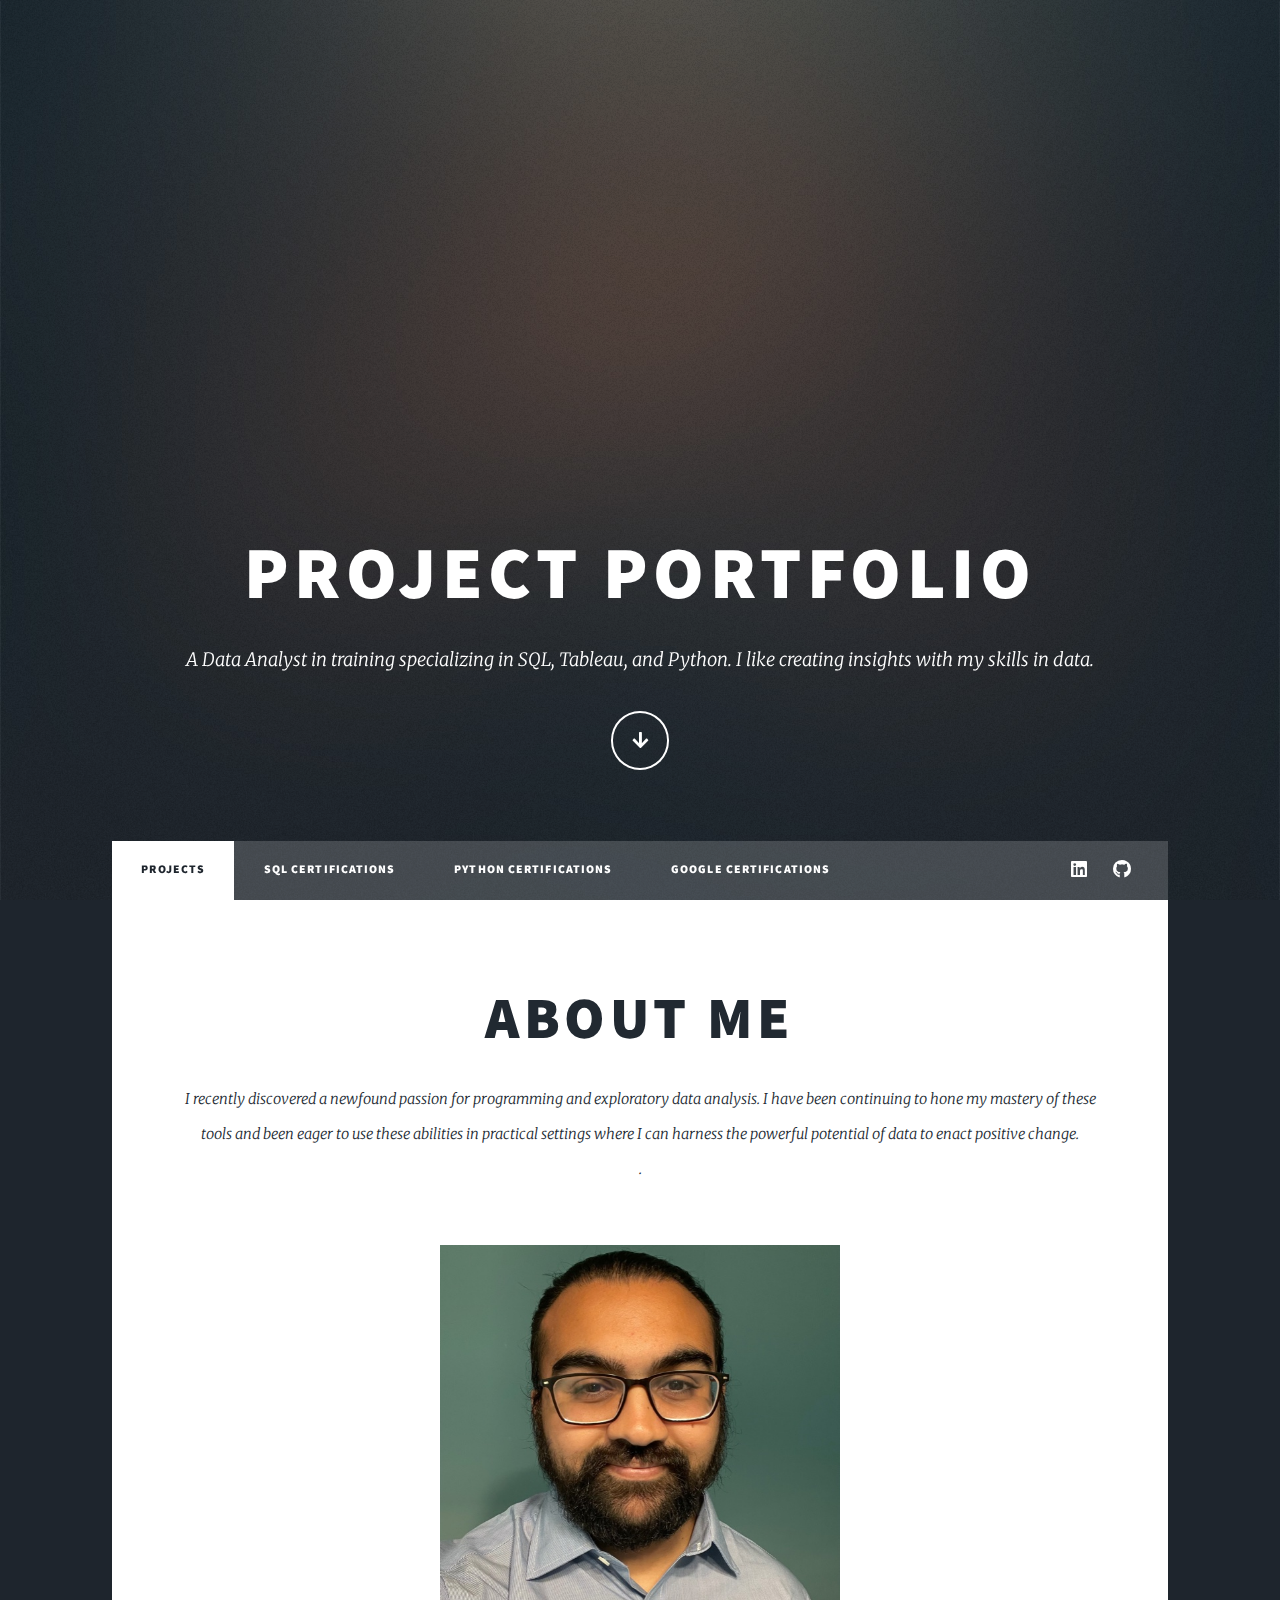
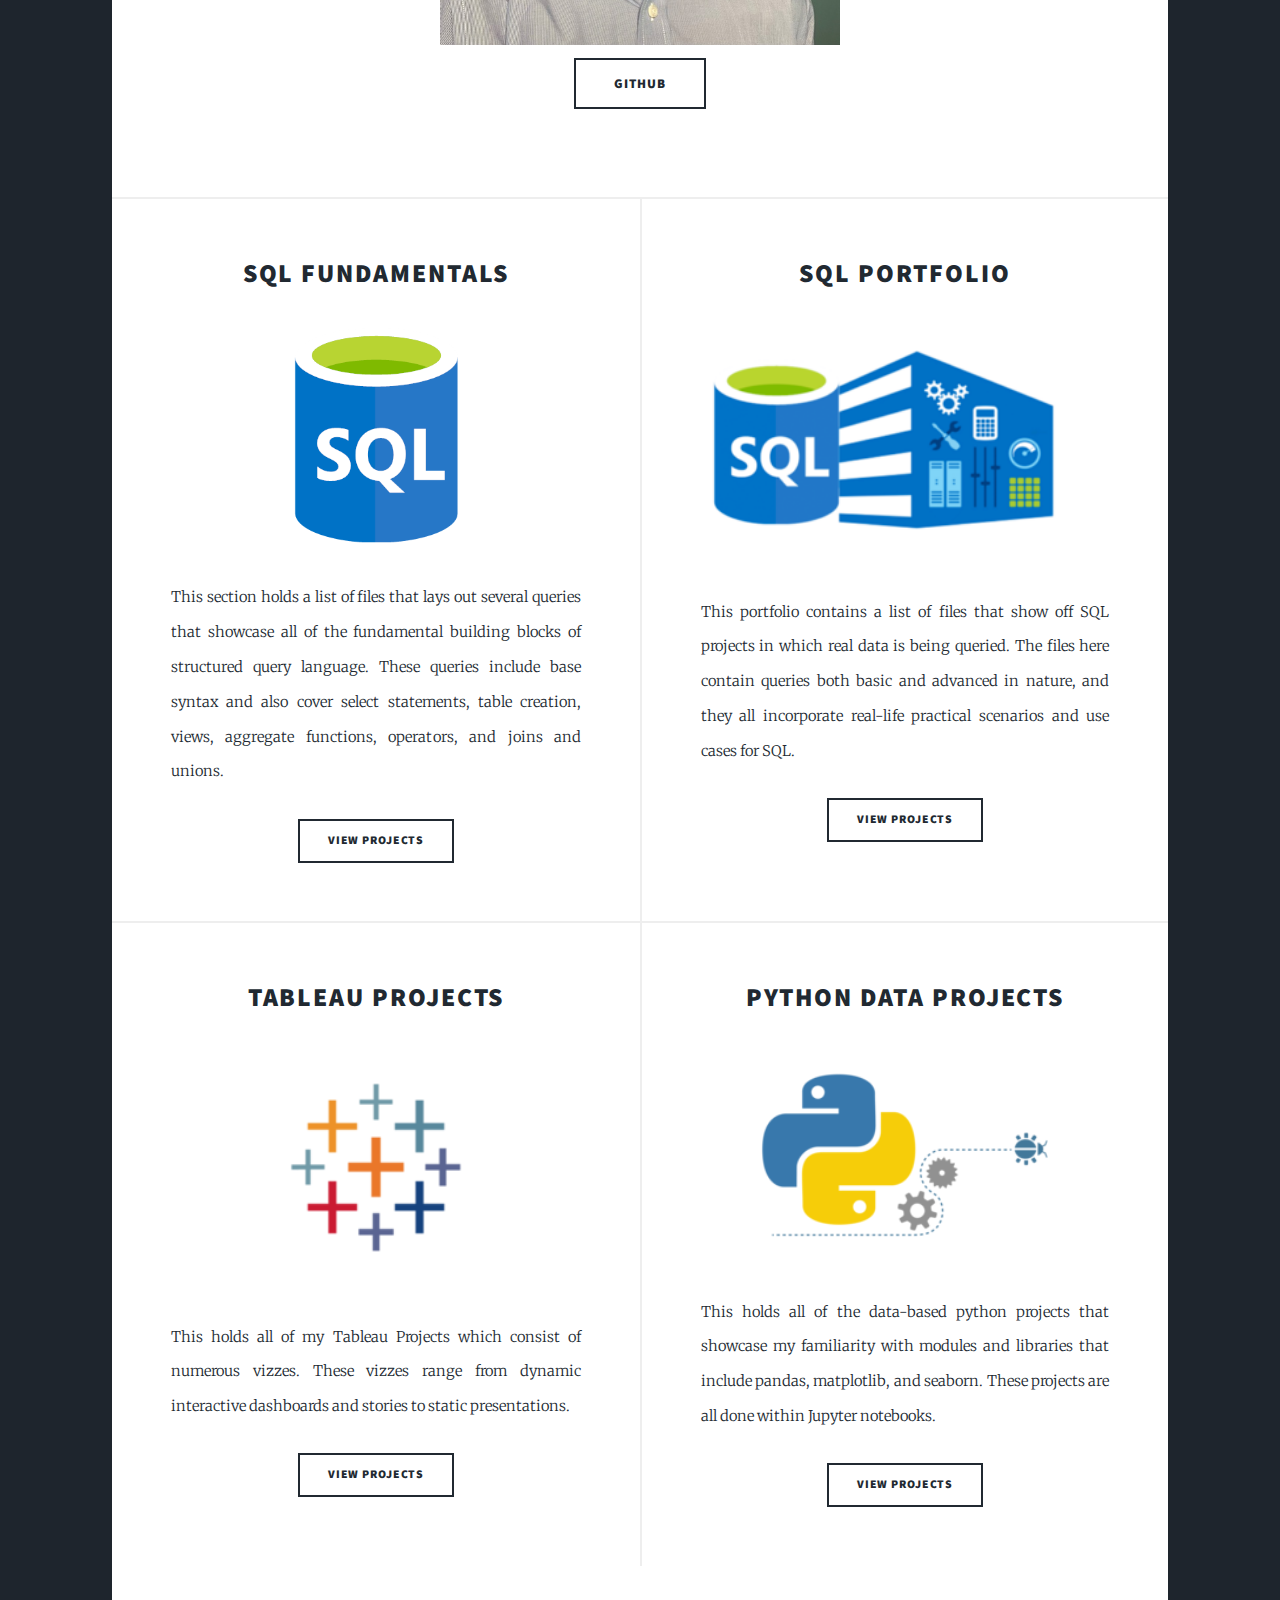
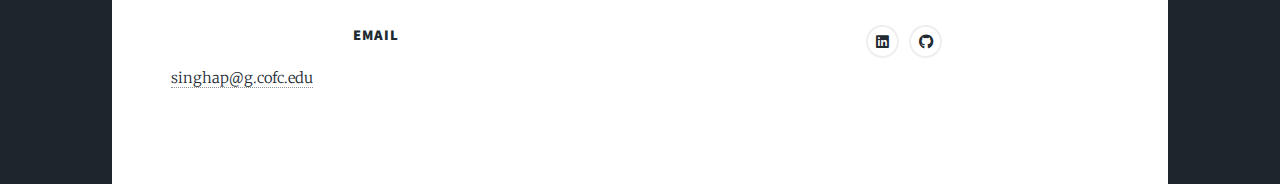
<file: index.html>
<!DOCTYPE HTML>

<html>
	<head>
		<title>Ajay The Analyst</title>
		<meta charset="utf-8" />
		<meta name="viewport" content="width=device-width, initial-scale=1, user-scalable=no" />
		<link rel="stylesheet" href="assets/css/main.css" />
		<noscript><link rel="stylesheet" href="assets/css/noscript.css" /></noscript>
	</head>
	<body class="is-preload">

		<!-- Wrapper -->
			<div id="wrapper" class="fade-in">

				<!-- Intro -->
					<div id="intro">
						<h1> Project Portfolio<br />
						</h1>
						<p>A Data Analyst in training specializing in SQL, Tableau, and Python. <a href="#"></a> I like creating insights with my skills in data. <a href="https://html5up.net"></a><br />
						 <a href="https://html5up.net/license"></a></p>
						<ul class="actions">
							<li><a href="#header" class="button icon solid solo fa-arrow-down scrolly">Continue</a></li>
						</ul>
					</div>

				<!-- Header -->
					<header id="header">
						<a href="index.html" class="logo">Ajay the Analyst</a>
					</header>

				<!-- Nav -->
					<nav id="nav">
						<ul class="links">
							<li class="active"><a href="index.html">Projects</a></li>
							<li><a href="SQLcertifications.html"> SQL Certifications</a></li>
							<li><a href="Pythoncertifications.html"> Python Certifications</a></li>
							<li><a href="Googlecertifications.html"> Google Certifications</a></li>
						</ul>
						<ul class="icons">
							<li><a href="https://www.linkedin.com/in/ajay-singh-4590021b1/" class="icon brands alt fa-linkedin"><span class="label">linkedin</span></a></li>
							<li><a href="https://github.com/singhap88" class="icon brands alt fa-github"><span class="label">GitHub</span></a></li>
						</ul>
					</nav>

				<!-- Main -->
					<div id="main">

						<!-- Featured Post -->
							<article class="post featured">
								<header class="major">
									
									<h2><a href="#">About Me<br />
									</a></h2>
									<p>I recently discovered a newfound passion for programming and exploratory data analysis.
									I have been continuing to hone my mastery of these tools and been eager to use these abilities in practical settings where I can harness the powerful potential of data to enact positive change. <br />
									.</p>
								</header>
								<a href="#" class="image"><img src="images/IMG_9459.jpg" width="400" height="400" alt="" /></a>
								<ul class="actions special">
									<li><a href="https://github.com/singhap88" class="button large">github</a></li>
								</ul>
							</article>

						<!-- Posts -->

							<section class="posts">
								<article>
									<header>
						
										<h2><a href="https://github.com/singhap88/SQL_Fundamentals">SQL Fundamentals<br />
										</a></h2>
									</header>
									<a href="https://github.com/singhap88/SQL_Fundamentals" class="image fit"><img src="images/image2-1.png" alt="" /></a>
									<p>This section holds a list of files that lays out several queries that showcase all of the fundamental building blocks of structured query language. These queries include base syntax and also cover select statements, table creation, views, aggregate functions, operators, and joins and unions.
									<ul class="actions special">
										<li><a href="https://github.com/singhap88/SQL_Fundamentals" class="button">View Projects</a></li>
									</ul>
								</article>

							
								<article>
									<header>
										<h2><a href="https://github.com/singhap88/SQLPortfolioProjects">SQL Portfolio<br />
										</a></h2>
									</header>
									<a href="https://github.com/singhap88/SQLPortfolioProjects" class="image fit"><img src="images/sql.png" alt="" /></a>
									<p>This portfolio contains a list of files that show off SQL projects in which real data is being queried. The files here contain queries both basic and advanced in nature, and they all incorporate real-life practical scenarios and use cases for SQL. 
									<ul class="actions special">
										<li><a href="https://github.com/singhap88/SQLPortfolioProjects" class="button">View Projects</a></li>
									</ul>
								</article>

								
								<article>
									<header>
										<h2><a href="https://public.tableau.com/app/profile/ajay.singh6441">Tableau Projects<br />
										</a></h2>
									</header>
									<a href="https://public.tableau.com/app/profile/ajay.singh6441" class="image fit"><img src="images/tableau_logo.png" alt="" /></a>
									<p>This holds all of my Tableau Projects which consist of numerous vizzes. These vizzes range from dynamic interactive dashboards and stories to static presentations. </p>
									<ul class="actions special">
										<li><a href="https://public.tableau.com/app/profile/ajay.singh6441" class="button">View Projects</a></li>
									</ul>
								</article>

								<article>
									<header>
										<h2><a href="https://github.com/singhap88/PythonDataProjects">Python Data Projects<br />
										</a></h2>
									</header>
									<a href="https://github.com/singhap88/PythonDataProjects" class="image fit"><img src="images/Python.png" alt="" /></a>
									<p>This holds all of the data-based python projects that showcase my familiarity with modules and libraries that include pandas, matplotlib, and seaborn. These projects are all done within Jupyter notebooks.
									<ul class="actions special">
										<li><a href="https://github.com/singhap88/PythonDataProjects" class="button">View Projects</a></li>
									</ul>
								</article>
								

						<!-- Footer -->
						

				<!-- Footer -->
				


						<section class="split contact">
							
							<h4>Email</h4>
							<p><a href="#">singhap@g.cofc.edu</a></p>
							</section>
							
								<ul class="icons alt">
									<li><a href="https://www.linkedin.com/in/ajay-singh-4590021b1/" class="icon brands alt fa-linkedin"><span class="label">linkedin</span></a></li>
									<li><a href="https://github.com/singhap88" class="icon brands alt fa-github"><span class="label">GitHub</span></a></li>
								</ul>
							</section>
						</section>
				
			
				<!-- Copyright -->
				

		<!-- Scripts -->
			<script src="assets/js/jquery.min.js"></script>
			<script src="assets/js/jquery.scrollex.min.js"></script>
			<script src="assets/js/jquery.scrolly.min.js"></script>
			<script src="assets/js/browser.min.js"></script>
			<script src="assets/js/breakpoints.min.js"></script>
			<script src="assets/js/util.js"></script>
			<script src="assets/js/main.js"></script>

	</body>
</html>
</file>
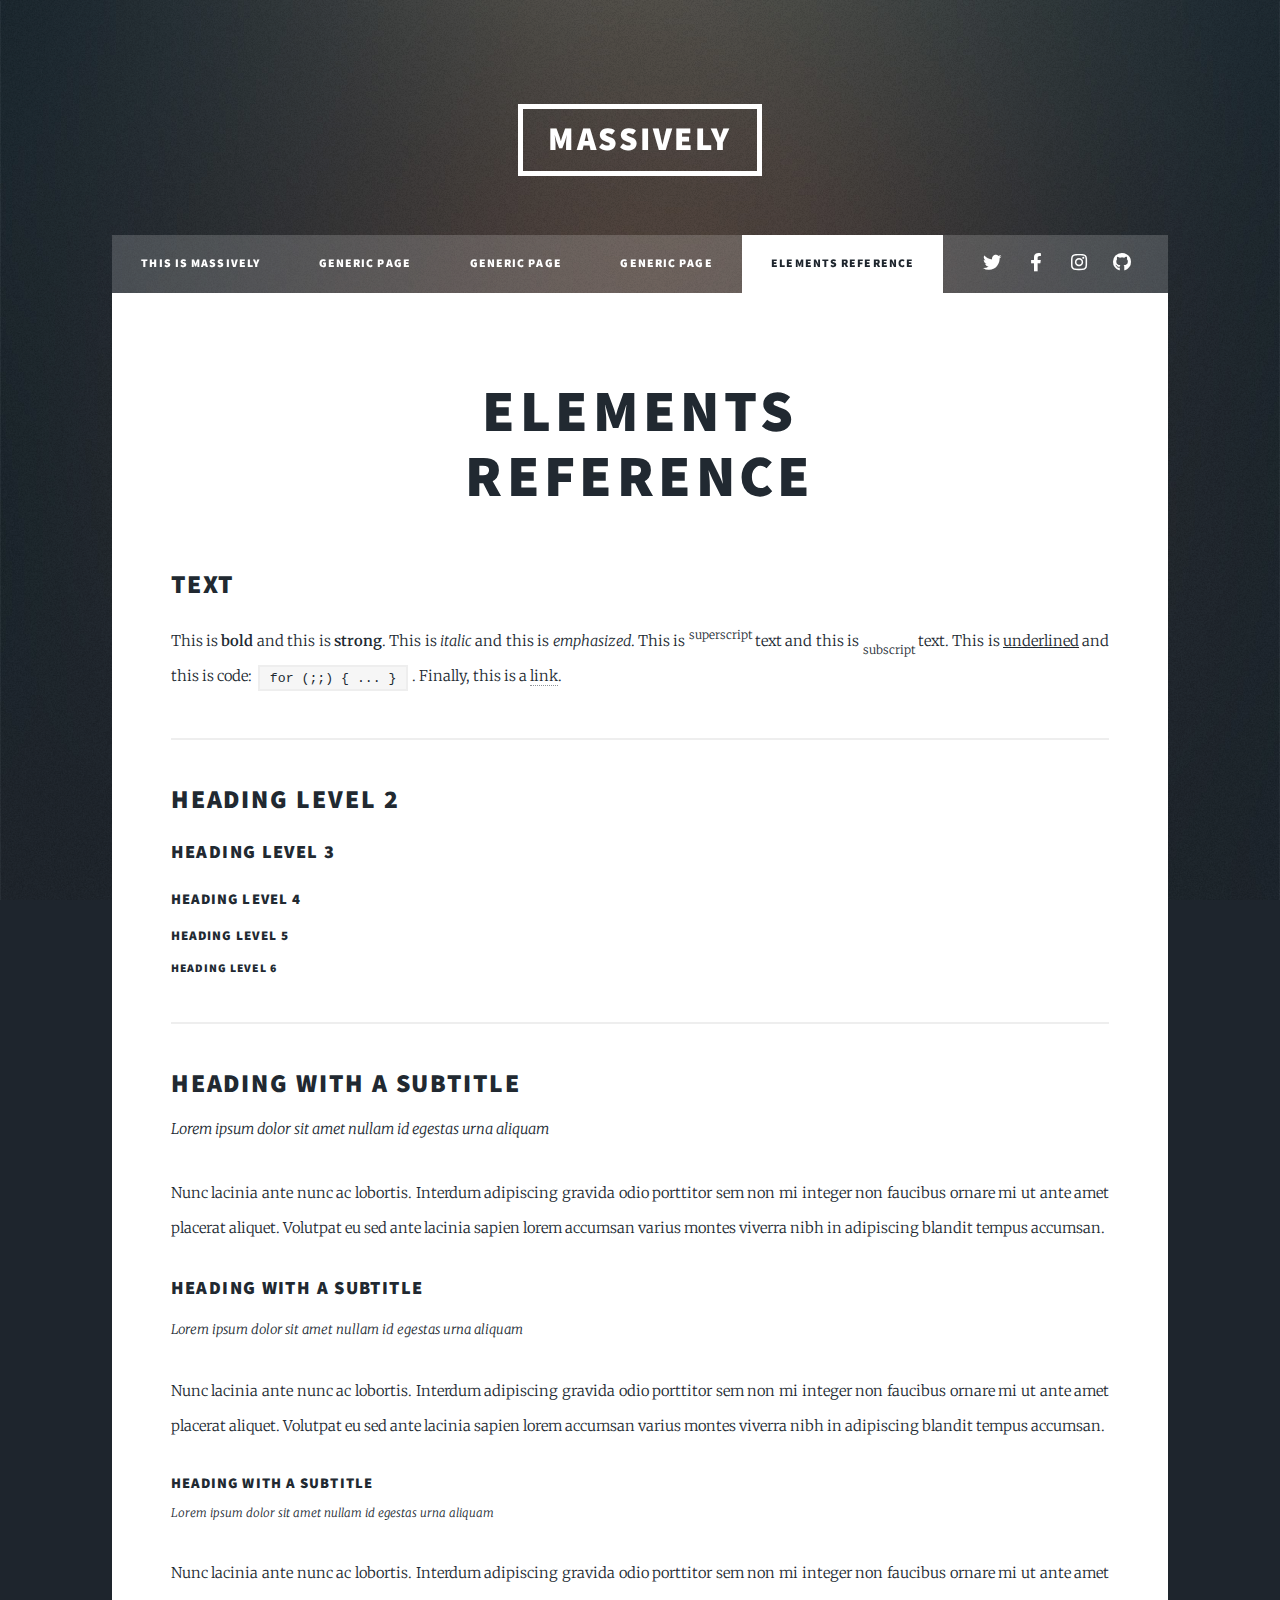
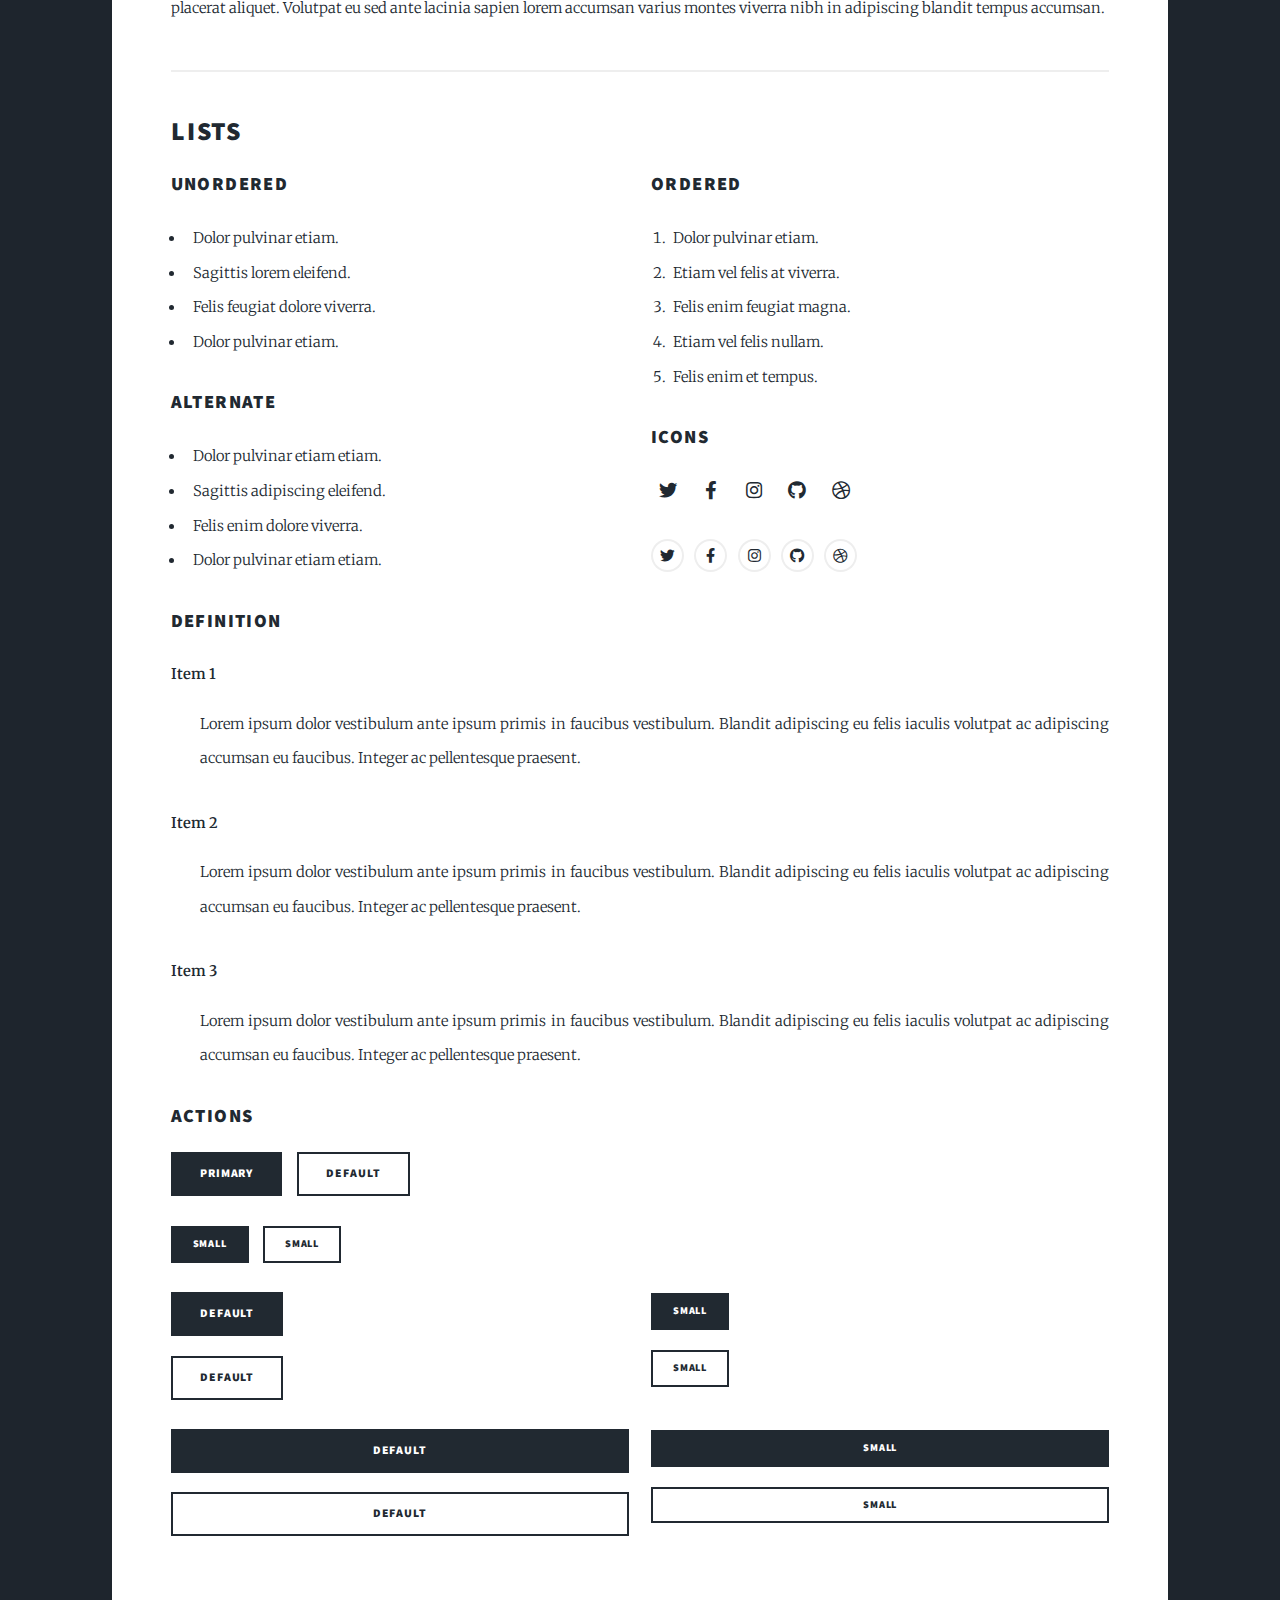
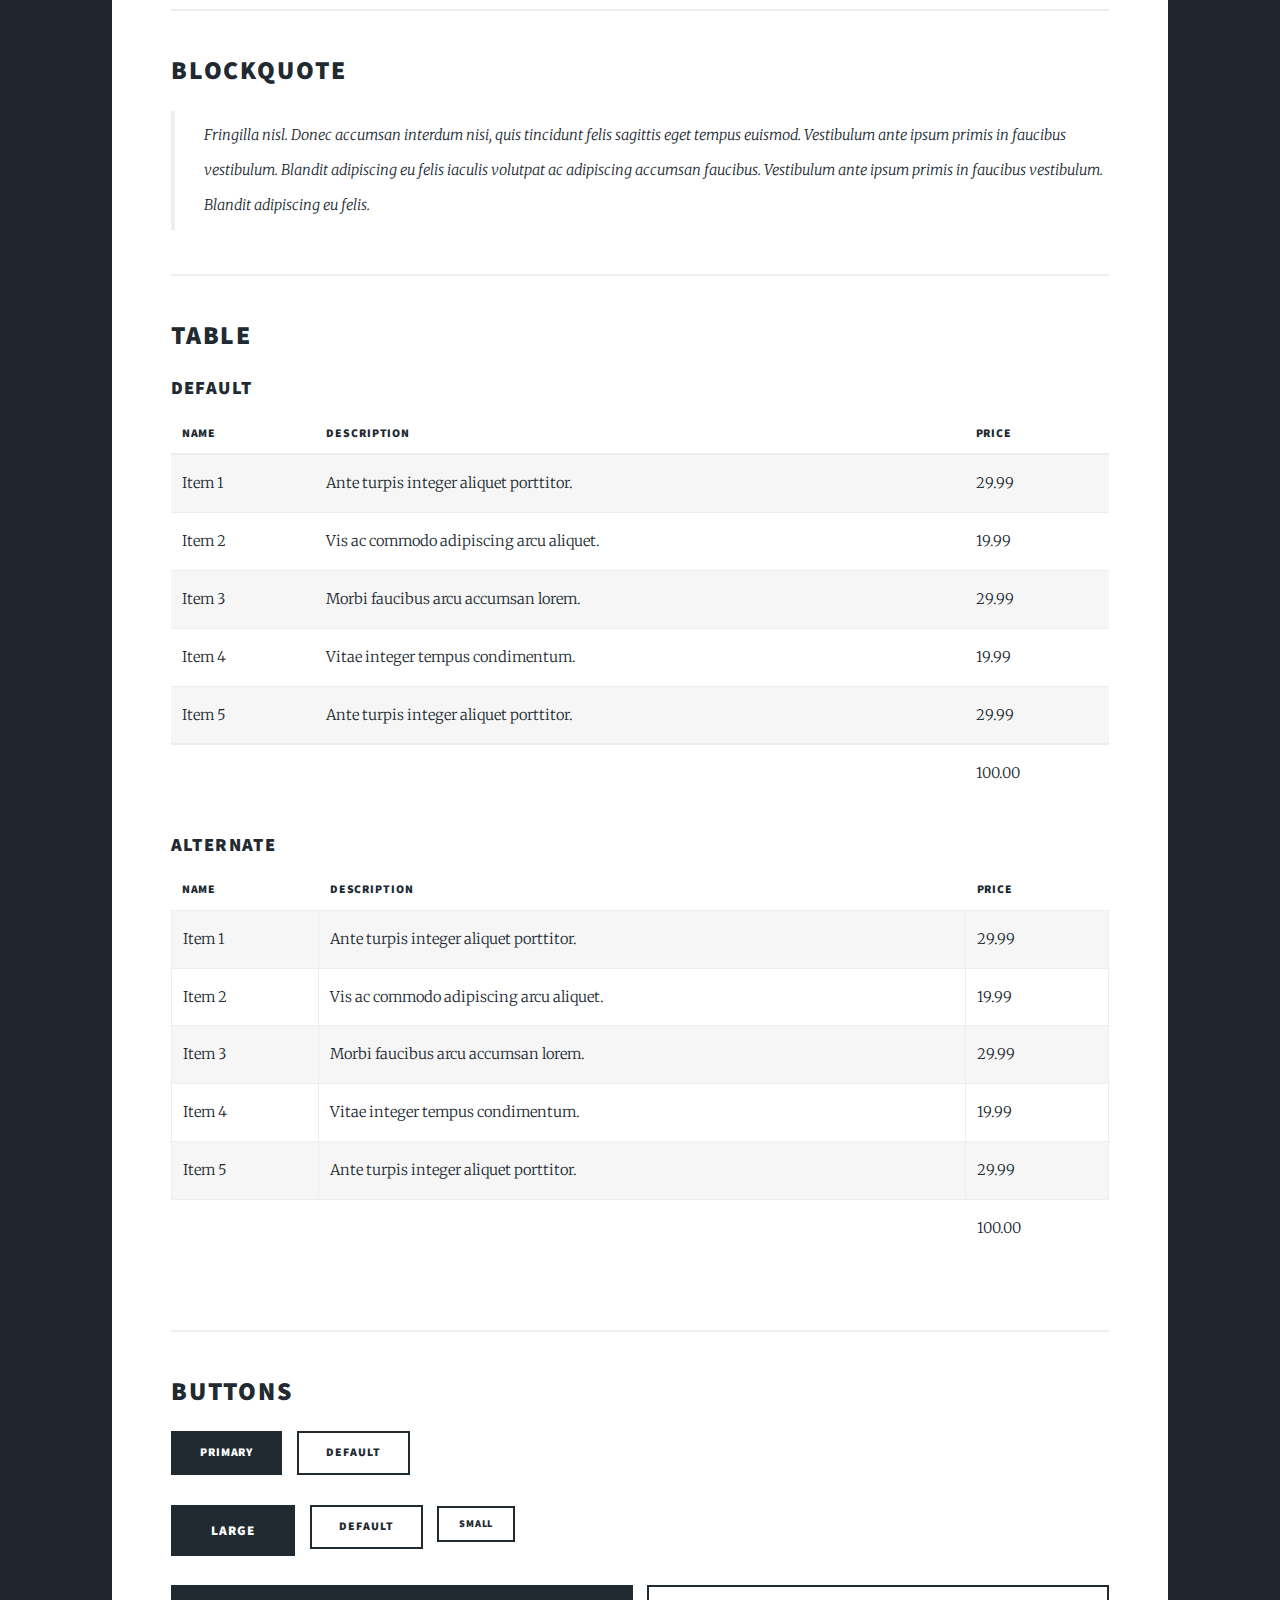
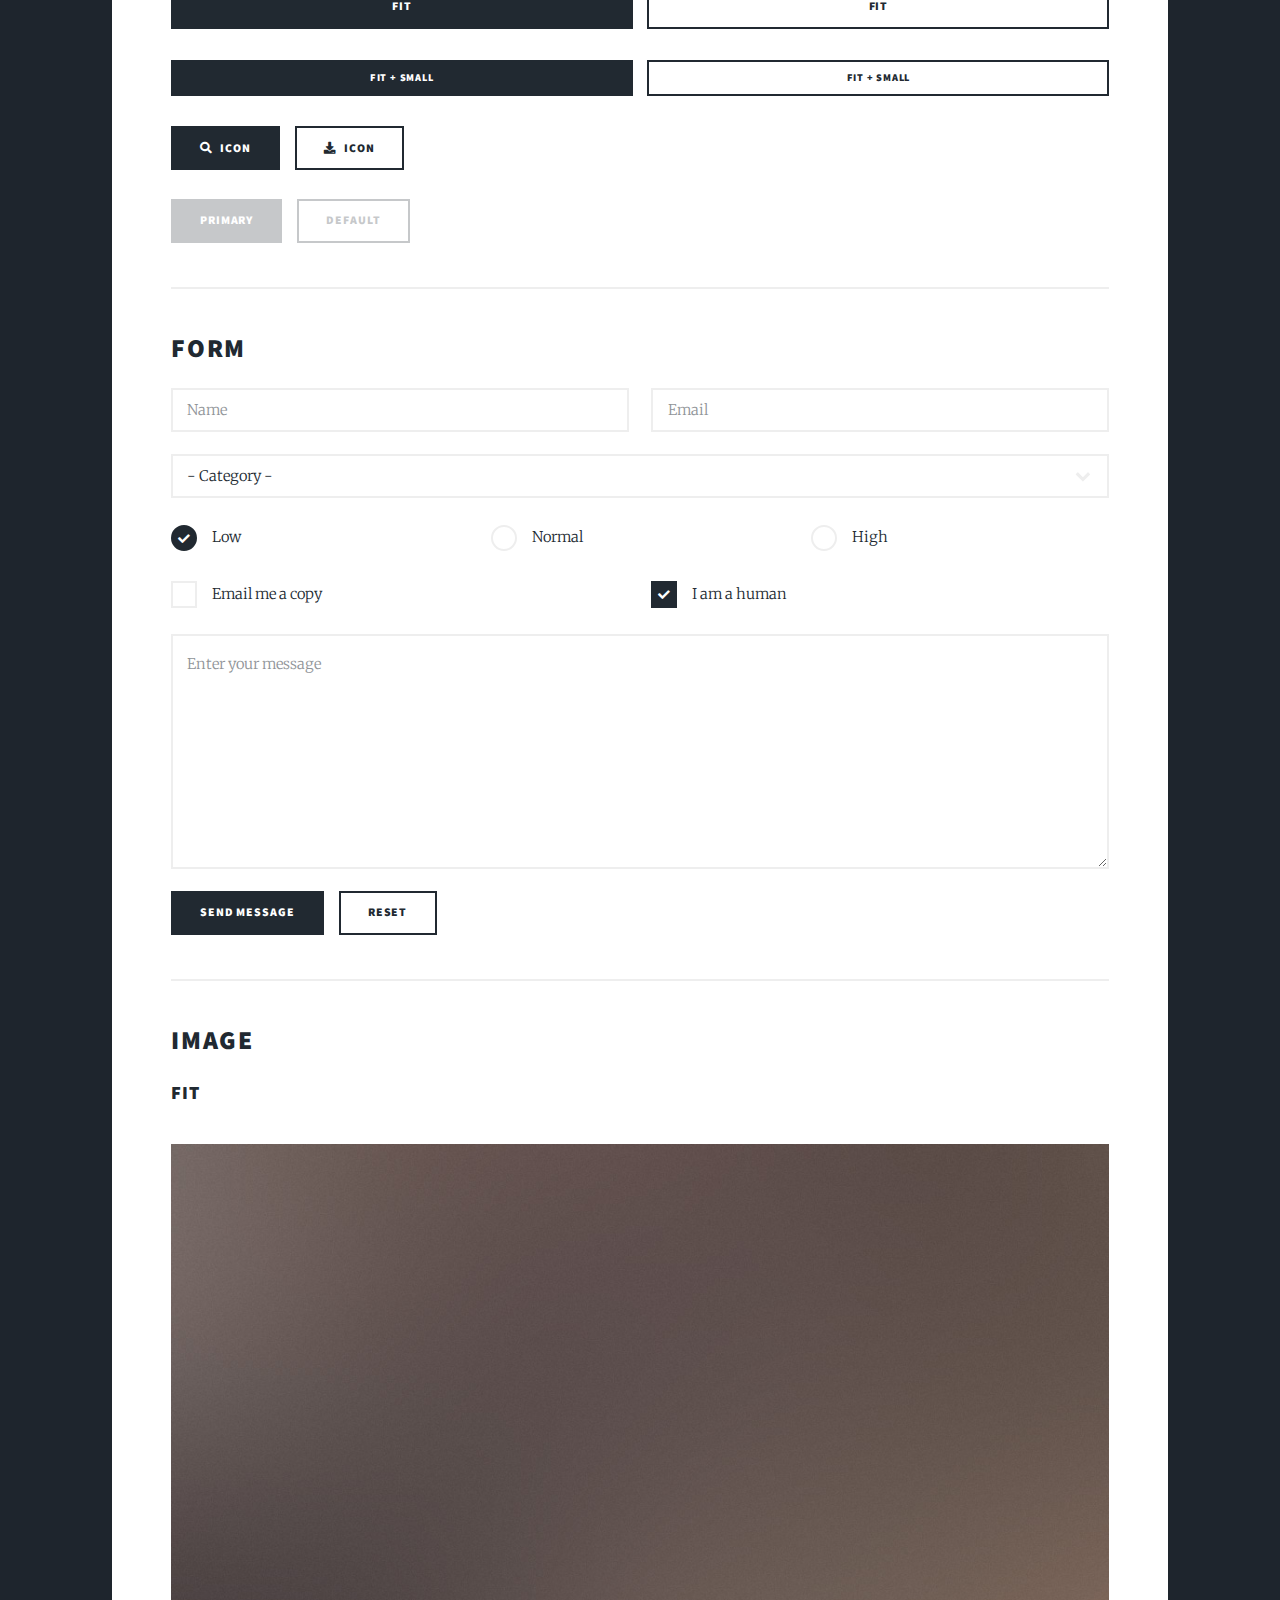
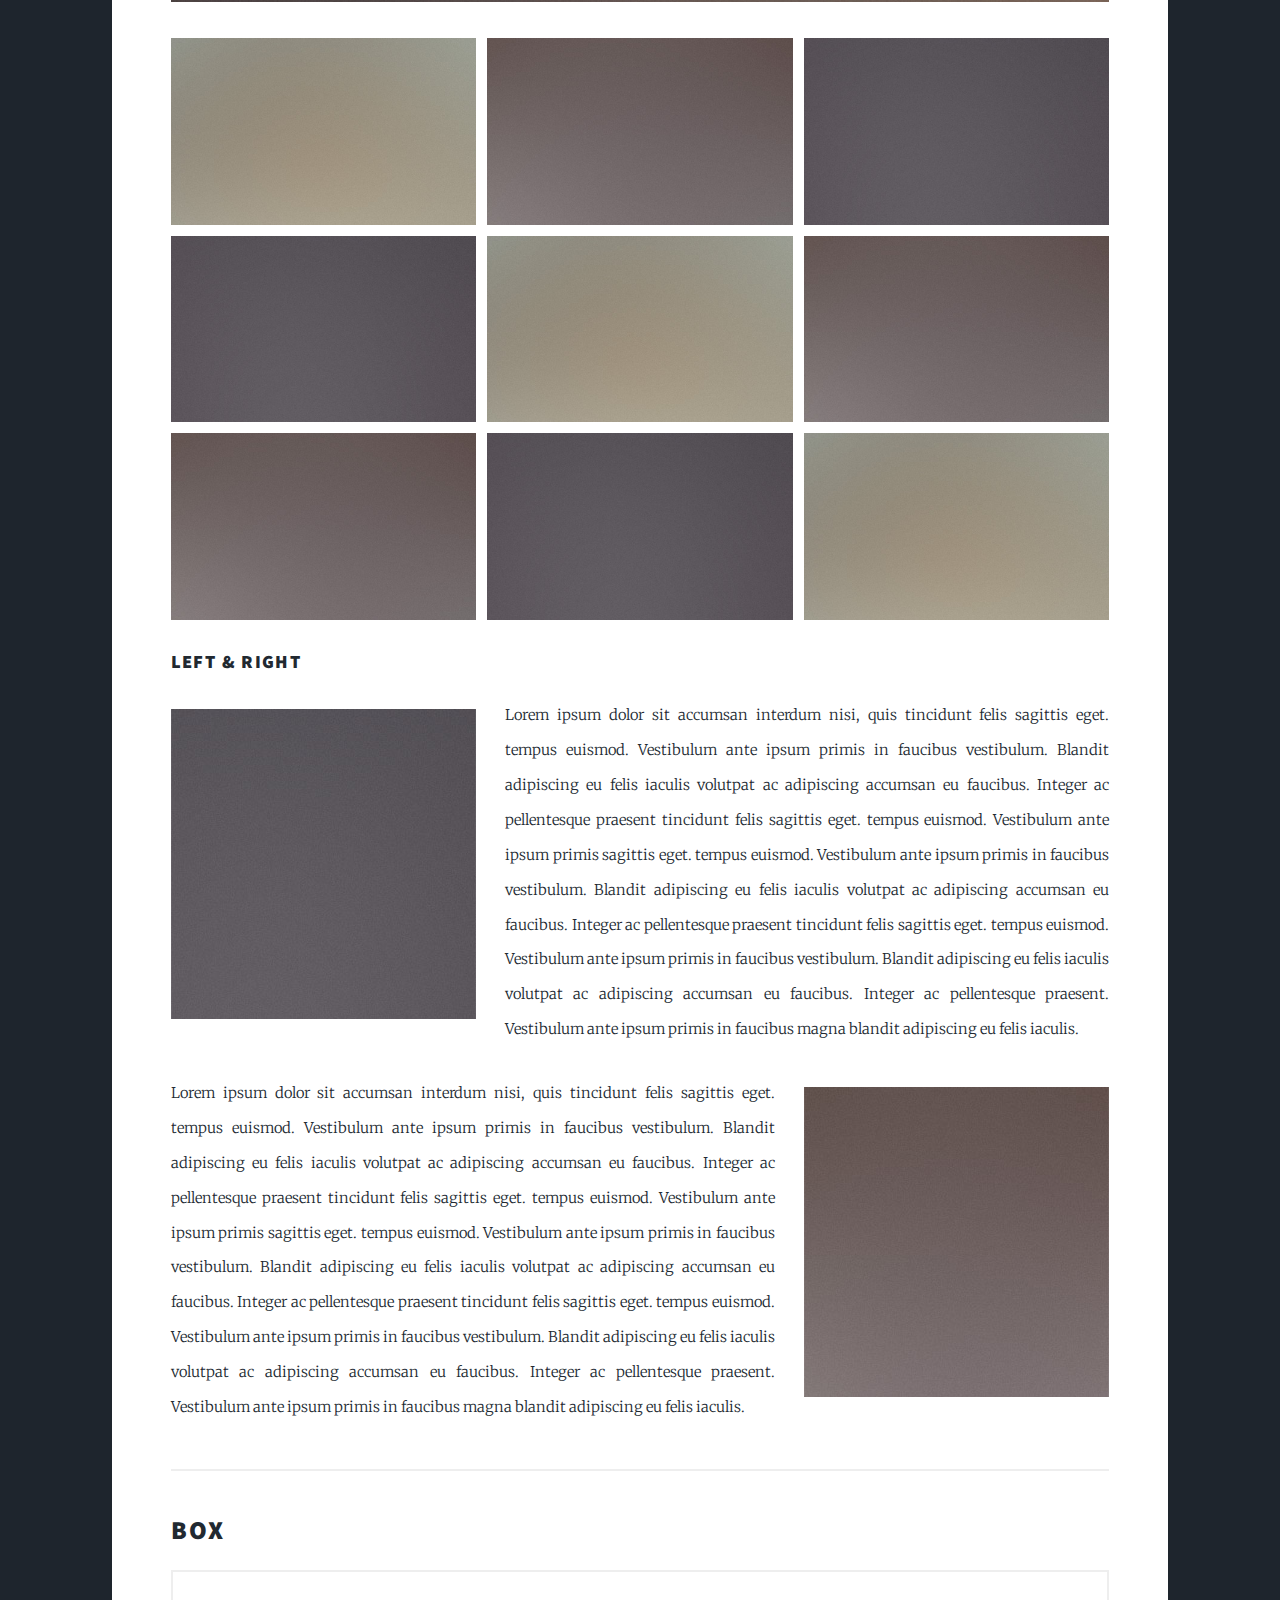
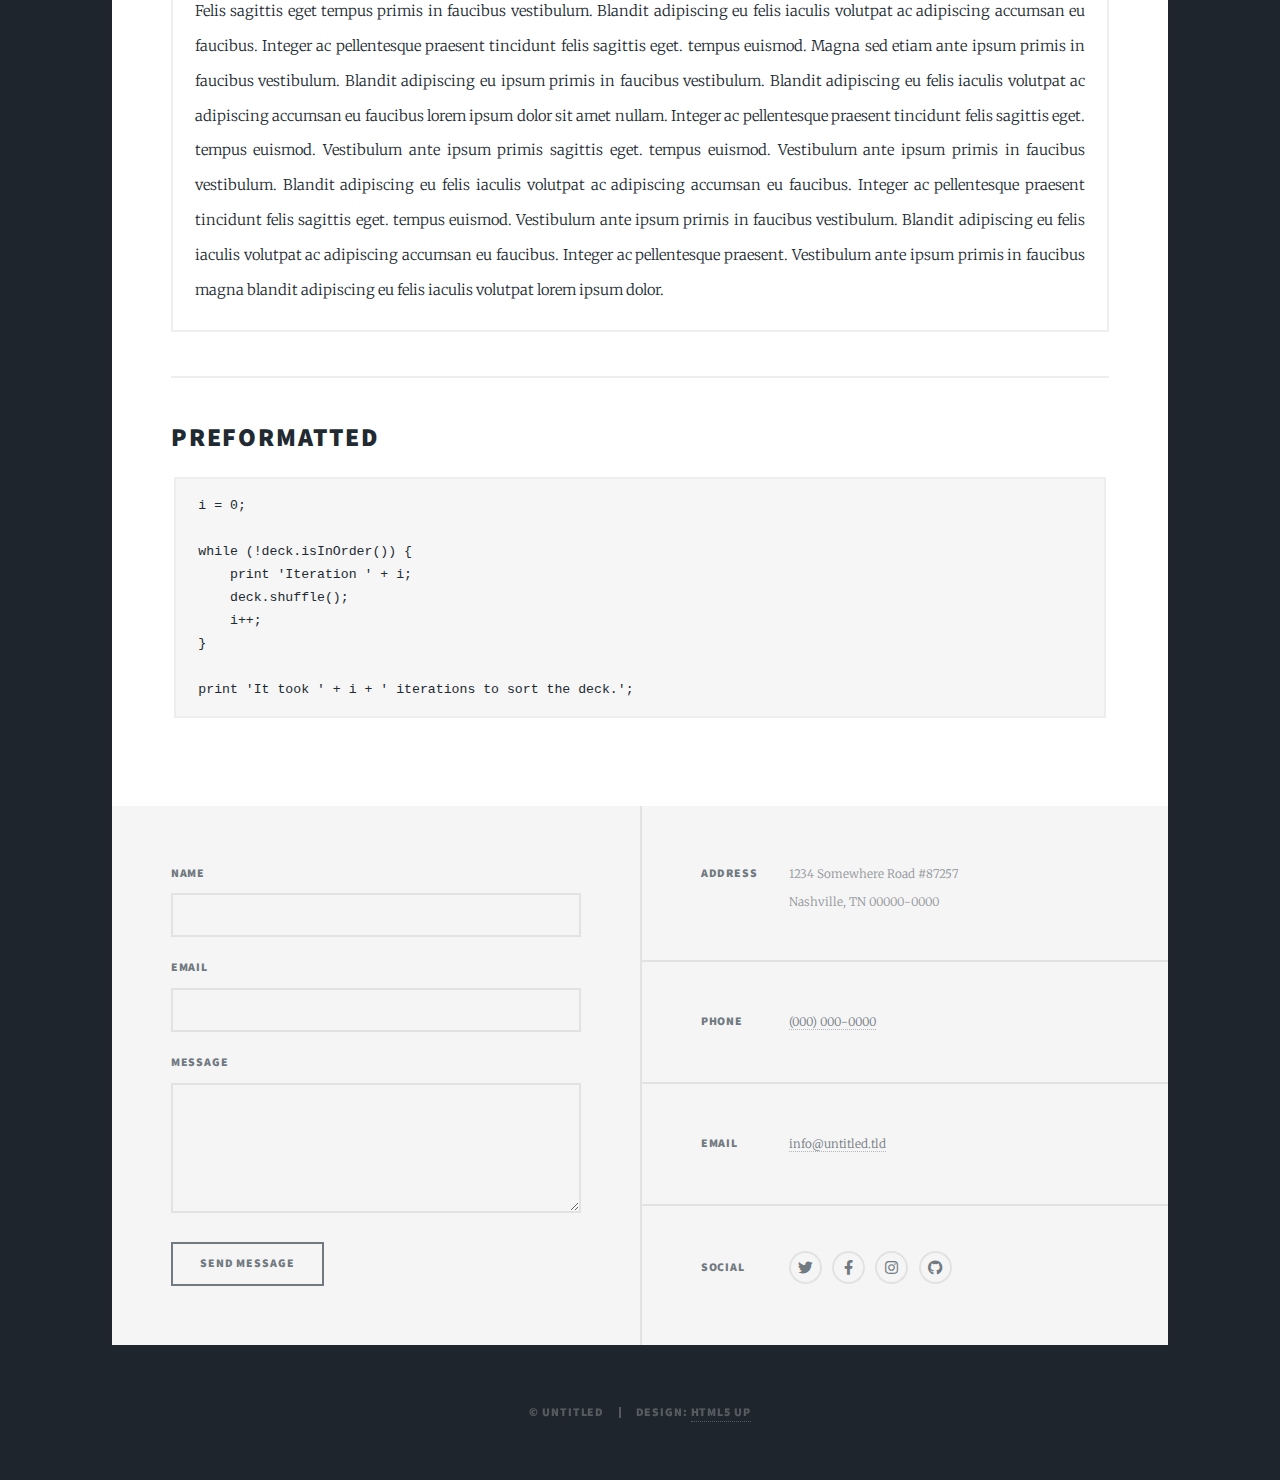
<file: elements.html>
<!DOCTYPE HTML>
<!--
	Massively by HTML5 UP
	html5up.net | @ajlkn
	Free for personal and commercial use under the CCA 3.0 license (html5up.net/license)
-->
<html>
	<head>
		<title>Elements Reference - Massively by HTML5 UP</title>
		<meta charset="utf-8" />
		<meta name="viewport" content="width=device-width, initial-scale=1, user-scalable=no" />
		<link rel="stylesheet" href="assets/css/main.css" />
		<noscript><link rel="stylesheet" href="assets/css/noscript.css" /></noscript>
	</head>
	<body class="is-preload">

		<!-- Wrapper -->
			<div id="wrapper">

				<!-- Header -->
					<header id="header">
						<a href="index.html" class="logo">Massively</a>
					</header>

				<!-- Nav -->
					<nav id="nav">
						<ul class="links">
							<li><a href="index.html">This is Massively</a></li>
							<li><a href="SQLcertifications.html">Generic Page</a></li>
							<li><a href="Pythoncertifications.html">Generic Page</a></li>
							<li><a href="Googlecertifications.html">Generic Page</a></li>
							<li class="active"><a href="elements.html">Elements Reference</a></li>
						</ul>
						<ul class="icons">
							<li><a href="#" class="icon brands fa-twitter"><span class="label">Twitter</span></a></li>
							<li><a href="#" class="icon brands fa-facebook-f"><span class="label">Facebook</span></a></li>
							<li><a href="#" class="icon brands fa-instagram"><span class="label">Instagram</span></a></li>
							<li><a href="#" class="icon brands fa-github"><span class="label">GitHub</span></a></li>
						</ul>
					</nav>

				<!-- Main -->
					<div id="main">

						<!-- Post -->
							<section class="post">
								<header class="major">
									<h1>Elements<br />
									Reference</h1>
								</header>

								<!-- Text stuff -->
									<h2>Text</h2>
									<p>This is <b>bold</b> and this is <strong>strong</strong>. This is <i>italic</i> and this is <em>emphasized</em>.
									This is <sup>superscript</sup> text and this is <sub>subscript</sub> text.
									This is <u>underlined</u> and this is code: <code>for (;;) { ... }</code>.
									Finally, this is a <a href="#">link</a>.</p>
									<hr />
									<h2>Heading Level 2</h2>
									<h3>Heading Level 3</h3>
									<h4>Heading Level 4</h4>
									<h5>Heading Level 5</h5>
									<h6>Heading Level 6</h6>
									<hr />
									<header>
										<h2>Heading with a Subtitle</h2>
										<p>Lorem ipsum dolor sit amet nullam id egestas urna aliquam</p>
									</header>
									<p>Nunc lacinia ante nunc ac lobortis. Interdum adipiscing gravida odio porttitor sem non mi integer non faucibus ornare mi ut ante amet placerat aliquet. Volutpat eu sed ante lacinia sapien lorem accumsan varius montes viverra nibh in adipiscing blandit tempus accumsan.</p>
									<header>
										<h3>Heading with a Subtitle</h3>
										<p>Lorem ipsum dolor sit amet nullam id egestas urna aliquam</p>
									</header>
									<p>Nunc lacinia ante nunc ac lobortis. Interdum adipiscing gravida odio porttitor sem non mi integer non faucibus ornare mi ut ante amet placerat aliquet. Volutpat eu sed ante lacinia sapien lorem accumsan varius montes viverra nibh in adipiscing blandit tempus accumsan.</p>
									<header>
										<h4>Heading with a Subtitle</h4>
										<p>Lorem ipsum dolor sit amet nullam id egestas urna aliquam</p>
									</header>
									<p>Nunc lacinia ante nunc ac lobortis. Interdum adipiscing gravida odio porttitor sem non mi integer non faucibus ornare mi ut ante amet placerat aliquet. Volutpat eu sed ante lacinia sapien lorem accumsan varius montes viverra nibh in adipiscing blandit tempus accumsan.</p>

									<hr />

								<!-- Lists -->
									<h2>Lists</h2>
									<div class="row">
										<div class="col-6 col-12-small">

											<h3>Unordered</h3>
											<ul>
												<li>Dolor pulvinar etiam.</li>
												<li>Sagittis lorem eleifend.</li>
												<li>Felis feugiat dolore viverra.</li>
												<li>Dolor pulvinar etiam.</li>
											</ul>

											<h3>Alternate</h3>
											<ul class="alt">
												<li>Dolor pulvinar etiam etiam.</li>
												<li>Sagittis adipiscing eleifend.</li>
												<li>Felis enim dolore viverra.</li>
												<li>Dolor pulvinar etiam etiam.</li>
											</ul>

										</div>
										<div class="col-6 col-12-small">

											<h3>Ordered</h3>
											<ol>
												<li>Dolor pulvinar etiam.</li>
												<li>Etiam vel felis at viverra.</li>
												<li>Felis enim feugiat magna.</li>
												<li>Etiam vel felis nullam.</li>
												<li>Felis enim et tempus.</li>
											</ol>

											<h3>Icons</h3>
											<ul class="icons">
												<li><a href="#" class="icon brands fa-twitter"><span class="label">Twitter</span></a></li>
												<li><a href="#" class="icon brands fa-facebook-f"><span class="label">Facebook</span></a></li>
												<li><a href="#" class="icon brands fa-instagram"><span class="label">Instagram</span></a></li>
												<li><a href="#" class="icon brands fa-github"><span class="label">Github</span></a></li>
												<li><a href="#" class="icon brands fa-dribbble"><span class="label">Dribbble</span></a></li>
											</ul>
											<ul class="icons alt">
												<li><a href="#" class="icon brands alt fa-twitter"><span class="label">Twitter</span></a></li>
												<li><a href="#" class="icon brands alt fa-facebook-f"><span class="label">Facebook</span></a></li>
												<li><a href="#" class="icon brands alt fa-instagram"><span class="label">Instagram</span></a></li>
												<li><a href="#" class="icon brands alt fa-github"><span class="label">Github</span></a></li>
												<li><a href="#" class="icon brands alt fa-dribbble"><span class="label">Dribbble</span></a></li>
											</ul>

										</div>
									</div>
									<h3>Definition</h3>
									<dl>
										<dt>Item 1</dt>
										<dd>
											<p>Lorem ipsum dolor vestibulum ante ipsum primis in faucibus vestibulum. Blandit adipiscing eu felis iaculis volutpat ac adipiscing accumsan eu faucibus. Integer ac pellentesque praesent.</p>
										</dd>
										<dt>Item 2</dt>
										<dd>
											<p>Lorem ipsum dolor vestibulum ante ipsum primis in faucibus vestibulum. Blandit adipiscing eu felis iaculis volutpat ac adipiscing accumsan eu faucibus. Integer ac pellentesque praesent.</p>
										</dd>
										<dt>Item 3</dt>
										<dd>
											<p>Lorem ipsum dolor vestibulum ante ipsum primis in faucibus vestibulum. Blandit adipiscing eu felis iaculis volutpat ac adipiscing accumsan eu faucibus. Integer ac pellentesque praesent.</p>
										</dd>
									</dl>

									<h3>Actions</h3>
									<ul class="actions">
										<li><a href="#" class="button primary">Primary</a></li>
										<li><a href="#" class="button">Default</a></li>
									</ul>
									<ul class="actions small">
										<li><a href="#" class="button primary small">Small</a></li>
										<li><a href="#" class="button small">Small</a></li>
									</ul>
									<div class="row">
										<div class="col-6 col-12-small">
											<ul class="actions stacked">
												<li><a href="#" class="button primary">Default</a></li>
												<li><a href="#" class="button">Default</a></li>
											</ul>
										</div>
										<div class="col-6 col-12-small">
											<ul class="actions stacked">
												<li><a href="#" class="button primary small">Small</a></li>
												<li><a href="#" class="button small">Small</a></li>
											</ul>
										</div>
									</div>
									<div class="row">
										<div class="col-6 col-12-small">
											<ul class="actions stacked">
												<li><a href="#" class="button primary fit">Default</a></li>
												<li><a href="#" class="button fit">Default</a></li>
											</ul>
										</div>
										<div class="col-6 col-12-small">
											<ul class="actions stacked">
												<li><a href="#" class="button primary small fit">Small</a></li>
												<li><a href="#" class="button small fit">Small</a></li>
											</ul>
										</div>
									</div>

									<hr />

								<!-- Blockquote -->
									<h2>Blockquote</h2>
									<blockquote>Fringilla nisl. Donec accumsan interdum nisi, quis tincidunt felis sagittis eget tempus euismod. Vestibulum ante ipsum primis in faucibus vestibulum. Blandit adipiscing eu felis iaculis volutpat ac adipiscing accumsan faucibus. Vestibulum ante ipsum primis in faucibus vestibulum. Blandit adipiscing eu felis.</blockquote>

									<hr />

								<!-- Table -->
									<h2>Table</h2>

									<h3>Default</h3>
									<div class="table-wrapper">
										<table>
											<thead>
												<tr>
													<th>Name</th>
													<th>Description</th>
													<th>Price</th>
												</tr>
											</thead>
											<tbody>
												<tr>
													<td>Item 1</td>
													<td>Ante turpis integer aliquet porttitor.</td>
													<td>29.99</td>
												</tr>
												<tr>
													<td>Item 2</td>
													<td>Vis ac commodo adipiscing arcu aliquet.</td>
													<td>19.99</td>
												</tr>
												<tr>
													<td>Item 3</td>
													<td> Morbi faucibus arcu accumsan lorem.</td>
													<td>29.99</td>
												</tr>
												<tr>
													<td>Item 4</td>
													<td>Vitae integer tempus condimentum.</td>
													<td>19.99</td>
												</tr>
												<tr>
													<td>Item 5</td>
													<td>Ante turpis integer aliquet porttitor.</td>
													<td>29.99</td>
												</tr>
											</tbody>
											<tfoot>
												<tr>
													<td colspan="2"></td>
													<td>100.00</td>
												</tr>
											</tfoot>
										</table>
									</div>

									<h3>Alternate</h3>
									<div class="table-wrapper">
										<table class="alt">
											<thead>
												<tr>
													<th>Name</th>
													<th>Description</th>
													<th>Price</th>
												</tr>
											</thead>
											<tbody>
												<tr>
													<td>Item 1</td>
													<td>Ante turpis integer aliquet porttitor.</td>
													<td>29.99</td>
												</tr>
												<tr>
													<td>Item 2</td>
													<td>Vis ac commodo adipiscing arcu aliquet.</td>
													<td>19.99</td>
												</tr>
												<tr>
													<td>Item 3</td>
													<td> Morbi faucibus arcu accumsan lorem.</td>
													<td>29.99</td>
												</tr>
												<tr>
													<td>Item 4</td>
													<td>Vitae integer tempus condimentum.</td>
													<td>19.99</td>
												</tr>
												<tr>
													<td>Item 5</td>
													<td>Ante turpis integer aliquet porttitor.</td>
													<td>29.99</td>
												</tr>
											</tbody>
											<tfoot>
												<tr>
													<td colspan="2"></td>
													<td>100.00</td>
												</tr>
											</tfoot>
										</table>
									</div>

									<hr />

								<!-- Buttons -->
									<h2>Buttons</h2>
									<ul class="actions">
										<li><a href="#" class="button primary">Primary</a></li>
										<li><a href="#" class="button">Default</a></li>
									</ul>
									<ul class="actions">
										<li><a href="#" class="button primary large">Large</a></li>
										<li><a href="#" class="button">Default</a></li>
										<li><a href="#" class="button small">Small</a></li>
									</ul>
									<ul class="actions fit">
										<li><a href="#" class="button primary fit">Fit</a></li>
										<li><a href="#" class="button fit">Fit</a></li>
									</ul>
									<ul class="actions fit small">
										<li><a href="#" class="button primary fit small">Fit + Small</a></li>
										<li><a href="#" class="button fit small">Fit + Small</a></li>
									</ul>
									<ul class="actions">
										<li><a href="#" class="button primary icon solid fa-search">Icon</a></li>
										<li><a href="#" class="button icon solid fa-download">Icon</a></li>
									</ul>
									<ul class="actions">
										<li><span class="button primary disabled">Primary</span></li>
										<li><span class="button disabled">Default</span></li>
									</ul>

									<hr />

								<!-- Form -->
									<h2>Form</h2>

									<form method="post" action="#">
										<div class="row gtr-uniform">
											<div class="col-6 col-12-xsmall">
												<input type="text" name="demo-name" id="demo-name" value="" placeholder="Name" />
											</div>
											<div class="col-6 col-12-xsmall">
												<input type="email" name="demo-email" id="demo-email" value="" placeholder="Email" />
											</div>
											<!-- Break -->
											<div class="col-12">
												<select name="demo-category" id="demo-category">
													<option value="">- Category -</option>
													<option value="1">Manufacturing</option>
													<option value="1">Shipping</option>
													<option value="1">Administration</option>
													<option value="1">Human Resources</option>
												</select>
											</div>
											<!-- Break -->
											<div class="col-4 col-12-small">
												<input type="radio" id="demo-priority-low" name="demo-priority" checked>
												<label for="demo-priority-low">Low</label>
											</div>
											<div class="col-4 col-12-small">
												<input type="radio" id="demo-priority-normal" name="demo-priority">
												<label for="demo-priority-normal">Normal</label>
											</div>
											<div class="col-4 col-12-small">
												<input type="radio" id="demo-priority-high" name="demo-priority">
												<label for="demo-priority-high">High</label>
											</div>
											<!-- Break -->
											<div class="col-6 col-12-small">
												<input type="checkbox" id="demo-copy" name="demo-copy">
												<label for="demo-copy">Email me a copy</label>
											</div>
											<div class="col-6 col-12-small">
												<input type="checkbox" id="demo-human" name="demo-human" checked>
												<label for="demo-human">I am a human</label>
											</div>
											<!-- Break -->
											<div class="col-12">
												<textarea name="demo-message" id="demo-message" placeholder="Enter your message" rows="6"></textarea>
											</div>
											<!-- Break -->
											<div class="col-12">
												<ul class="actions">
													<li><input type="submit" value="Send Message" class="primary" /></li>
													<li><input type="reset" value="Reset" /></li>
												</ul>
											</div>
										</div>
									</form>

									<hr />

								<!-- Image -->
									<h2>Image</h2>

									<h3>Fit</h3>
									<span class="image fit"><img src="images/pic01.jpg" alt="" /></span>
									<div class="box alt">
										<div class="row gtr-50 gtr-uniform">
											<div class="col-4"><span class="image fit"><img src="images/pic02.jpg" alt="" /></span></div>
											<div class="col-4"><span class="image fit"><img src="images/pic03.jpg" alt="" /></span></div>
											<div class="col-4"><span class="image fit"><img src="images/pic04.jpg" alt="" /></span></div>
											<!-- Break -->
											<div class="col-4"><span class="image fit"><img src="images/pic04.jpg" alt="" /></span></div>
											<div class="col-4"><span class="image fit"><img src="images/pic02.jpg" alt="" /></span></div>
											<div class="col-4"><span class="image fit"><img src="images/pic03.jpg" alt="" /></span></div>
											<!-- Break -->
											<div class="col-4"><span class="image fit"><img src="images/pic03.jpg" alt="" /></span></div>
											<div class="col-4"><span class="image fit"><img src="images/pic04.jpg" alt="" /></span></div>
											<div class="col-4"><span class="image fit"><img src="images/pic02.jpg" alt="" /></span></div>
										</div>
									</div>

									<h3>Left &amp; Right</h3>
									<p><span class="image left"><img src="images/pic08.jpg" alt="" /></span>Lorem ipsum dolor sit accumsan interdum nisi, quis tincidunt felis sagittis eget. tempus euismod. Vestibulum ante ipsum primis in faucibus vestibulum. Blandit adipiscing eu felis iaculis volutpat ac adipiscing accumsan eu faucibus. Integer ac pellentesque praesent tincidunt felis sagittis eget. tempus euismod. Vestibulum ante ipsum primis sagittis eget. tempus euismod. Vestibulum ante ipsum primis in faucibus vestibulum. Blandit adipiscing eu felis iaculis volutpat ac adipiscing accumsan eu faucibus. Integer ac pellentesque praesent tincidunt felis sagittis eget. tempus euismod. Vestibulum ante ipsum primis in faucibus vestibulum. Blandit adipiscing eu felis iaculis volutpat ac adipiscing accumsan eu faucibus. Integer ac pellentesque praesent. Vestibulum ante ipsum primis in faucibus magna blandit adipiscing eu felis iaculis.</p>
									<p><span class="image right"><img src="images/pic09.jpg" alt="" /></span>Lorem ipsum dolor sit accumsan interdum nisi, quis tincidunt felis sagittis eget. tempus euismod. Vestibulum ante ipsum primis in faucibus vestibulum. Blandit adipiscing eu felis iaculis volutpat ac adipiscing accumsan eu faucibus. Integer ac pellentesque praesent tincidunt felis sagittis eget. tempus euismod. Vestibulum ante ipsum primis sagittis eget. tempus euismod. Vestibulum ante ipsum primis in faucibus vestibulum. Blandit adipiscing eu felis iaculis volutpat ac adipiscing accumsan eu faucibus. Integer ac pellentesque praesent tincidunt felis sagittis eget. tempus euismod. Vestibulum ante ipsum primis in faucibus vestibulum. Blandit adipiscing eu felis iaculis volutpat ac adipiscing accumsan eu faucibus. Integer ac pellentesque praesent. Vestibulum ante ipsum primis in faucibus magna blandit adipiscing eu felis iaculis.</p>

									<hr />

								<!-- Box -->
									<h2>Box</h2>
									<div class="box">
										<p>Felis sagittis eget tempus primis in faucibus vestibulum. Blandit adipiscing eu felis iaculis volutpat ac adipiscing accumsan eu faucibus. Integer ac pellentesque praesent tincidunt felis sagittis eget. tempus euismod. Magna sed etiam ante ipsum primis in faucibus vestibulum. Blandit adipiscing eu ipsum primis in faucibus vestibulum. Blandit adipiscing eu felis iaculis volutpat ac adipiscing accumsan eu faucibus lorem ipsum dolor sit amet nullam. Integer ac pellentesque praesent tincidunt felis sagittis eget. tempus euismod. Vestibulum ante ipsum primis sagittis eget. tempus euismod. Vestibulum ante ipsum primis in faucibus vestibulum. Blandit adipiscing eu felis iaculis volutpat ac adipiscing accumsan eu faucibus. Integer ac pellentesque praesent tincidunt felis sagittis eget. tempus euismod. Vestibulum ante ipsum primis in faucibus vestibulum. Blandit adipiscing eu felis iaculis volutpat ac adipiscing accumsan eu faucibus. Integer ac pellentesque praesent. Vestibulum ante ipsum primis in faucibus magna blandit adipiscing eu felis iaculis volutpat lorem ipsum dolor.</p>
									</div>

									<hr />

								<!-- Preformatted Code -->
									<h2>Preformatted</h2>
									<pre><code>i = 0;

while (!deck.isInOrder()) {
    print 'Iteration ' + i;
    deck.shuffle();
    i++;
}

print 'It took ' + i + ' iterations to sort the deck.';
</code></pre>

							</section>

					</div>

				<!-- Footer -->
					<footer id="footer">
						<section>
							<form method="post" action="#">
								<div class="fields">
									<div class="field">
										<label for="name">Name</label>
										<input type="text" name="name" id="name" />
									</div>
									<div class="field">
										<label for="email">Email</label>
										<input type="text" name="email" id="email" />
									</div>
									<div class="field">
										<label for="message">Message</label>
										<textarea name="message" id="message" rows="3"></textarea>
									</div>
								</div>
								<ul class="actions">
									<li><input type="submit" value="Send Message" /></li>
								</ul>
							</form>
						</section>
						<section class="split contact">
							<section class="alt">
								<h3>Address</h3>
								<p>1234 Somewhere Road #87257<br />
								Nashville, TN 00000-0000</p>
							</section>
							<section>
								<h3>Phone</h3>
								<p><a href="#">(000) 000-0000</a></p>
							</section>
							<section>
								<h3>Email</h3>
								<p><a href="#">info@untitled.tld</a></p>
							</section>
							<section>
								<h3>Social</h3>
								<ul class="icons alt">
									<li><a href="#" class="icon brands alt fa-twitter"><span class="label">Twitter</span></a></li>
									<li><a href="#" class="icon brands alt fa-facebook-f"><span class="label">Facebook</span></a></li>
									<li><a href="#" class="icon brands alt fa-instagram"><span class="label">Instagram</span></a></li>
									<li><a href="#" class="icon brands alt fa-github"><span class="label">GitHub</span></a></li>
								</ul>
							</section>
						</section>
					</footer>

				<!-- Copyright -->
					<div id="copyright">
						<ul><li>&copy; Untitled</li><li>Design: <a href="https://html5up.net">HTML5 UP</a></li></ul>
					</div>

			</div>

		<!-- Scripts -->
			<script src="assets/js/jquery.min.js"></script>
			<script src="assets/js/jquery.scrollex.min.js"></script>
			<script src="assets/js/jquery.scrolly.min.js"></script>
			<script src="assets/js/browser.min.js"></script>
			<script src="assets/js/breakpoints.min.js"></script>
			<script src="assets/js/util.js"></script>
			<script src="assets/js/main.js"></script>

	</body>
</html>
</file>
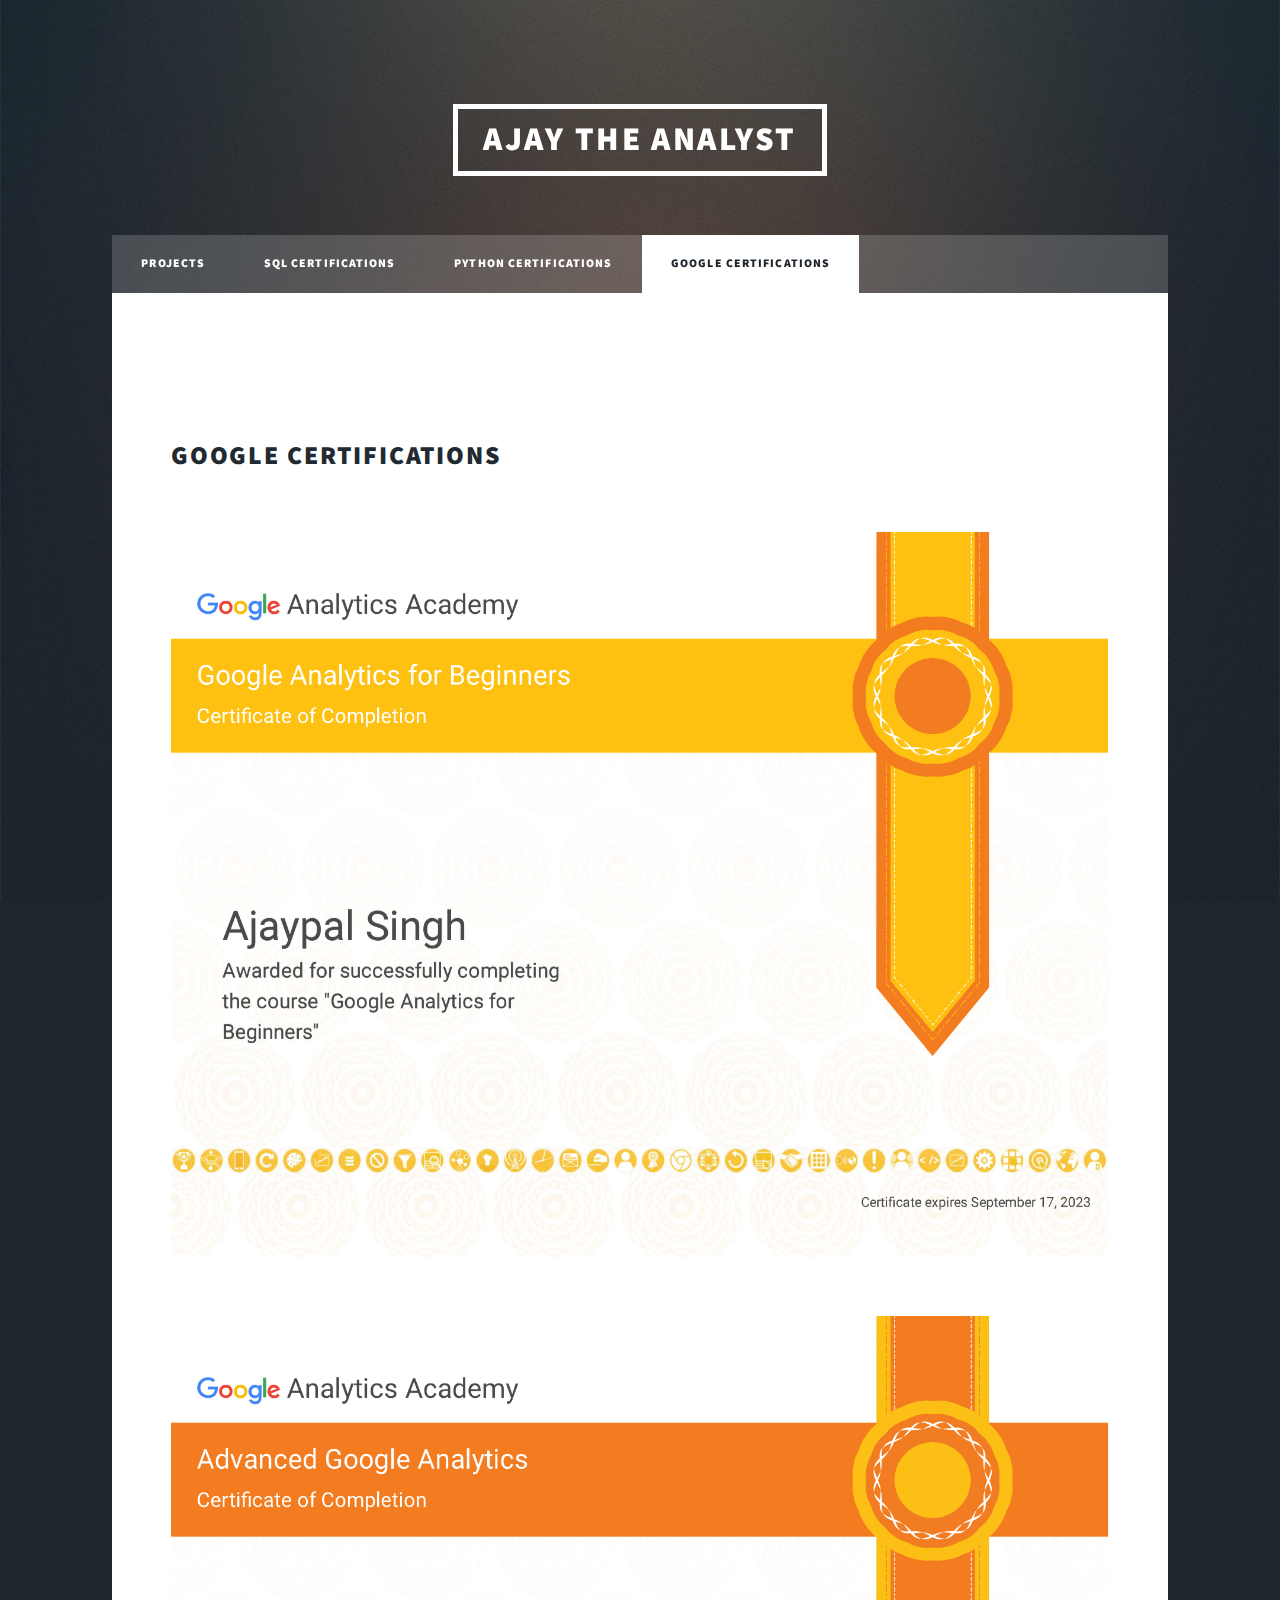
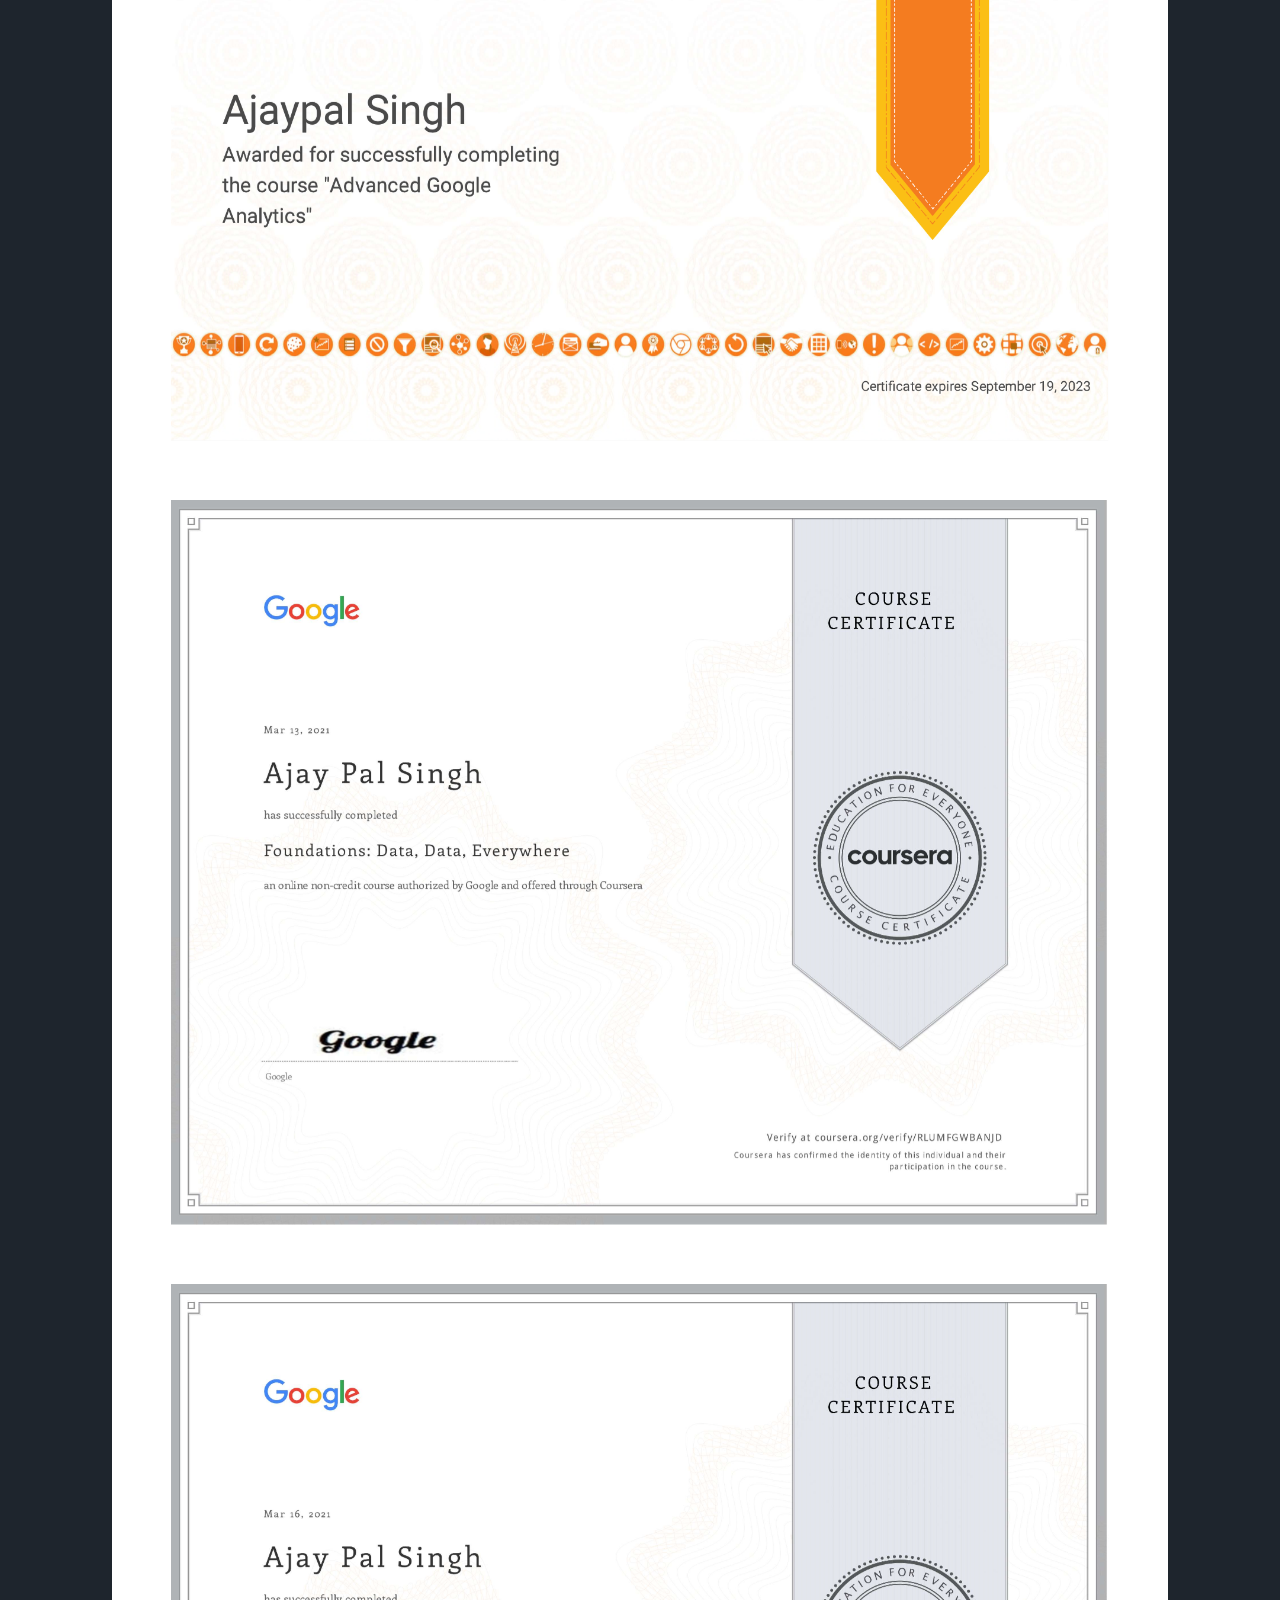
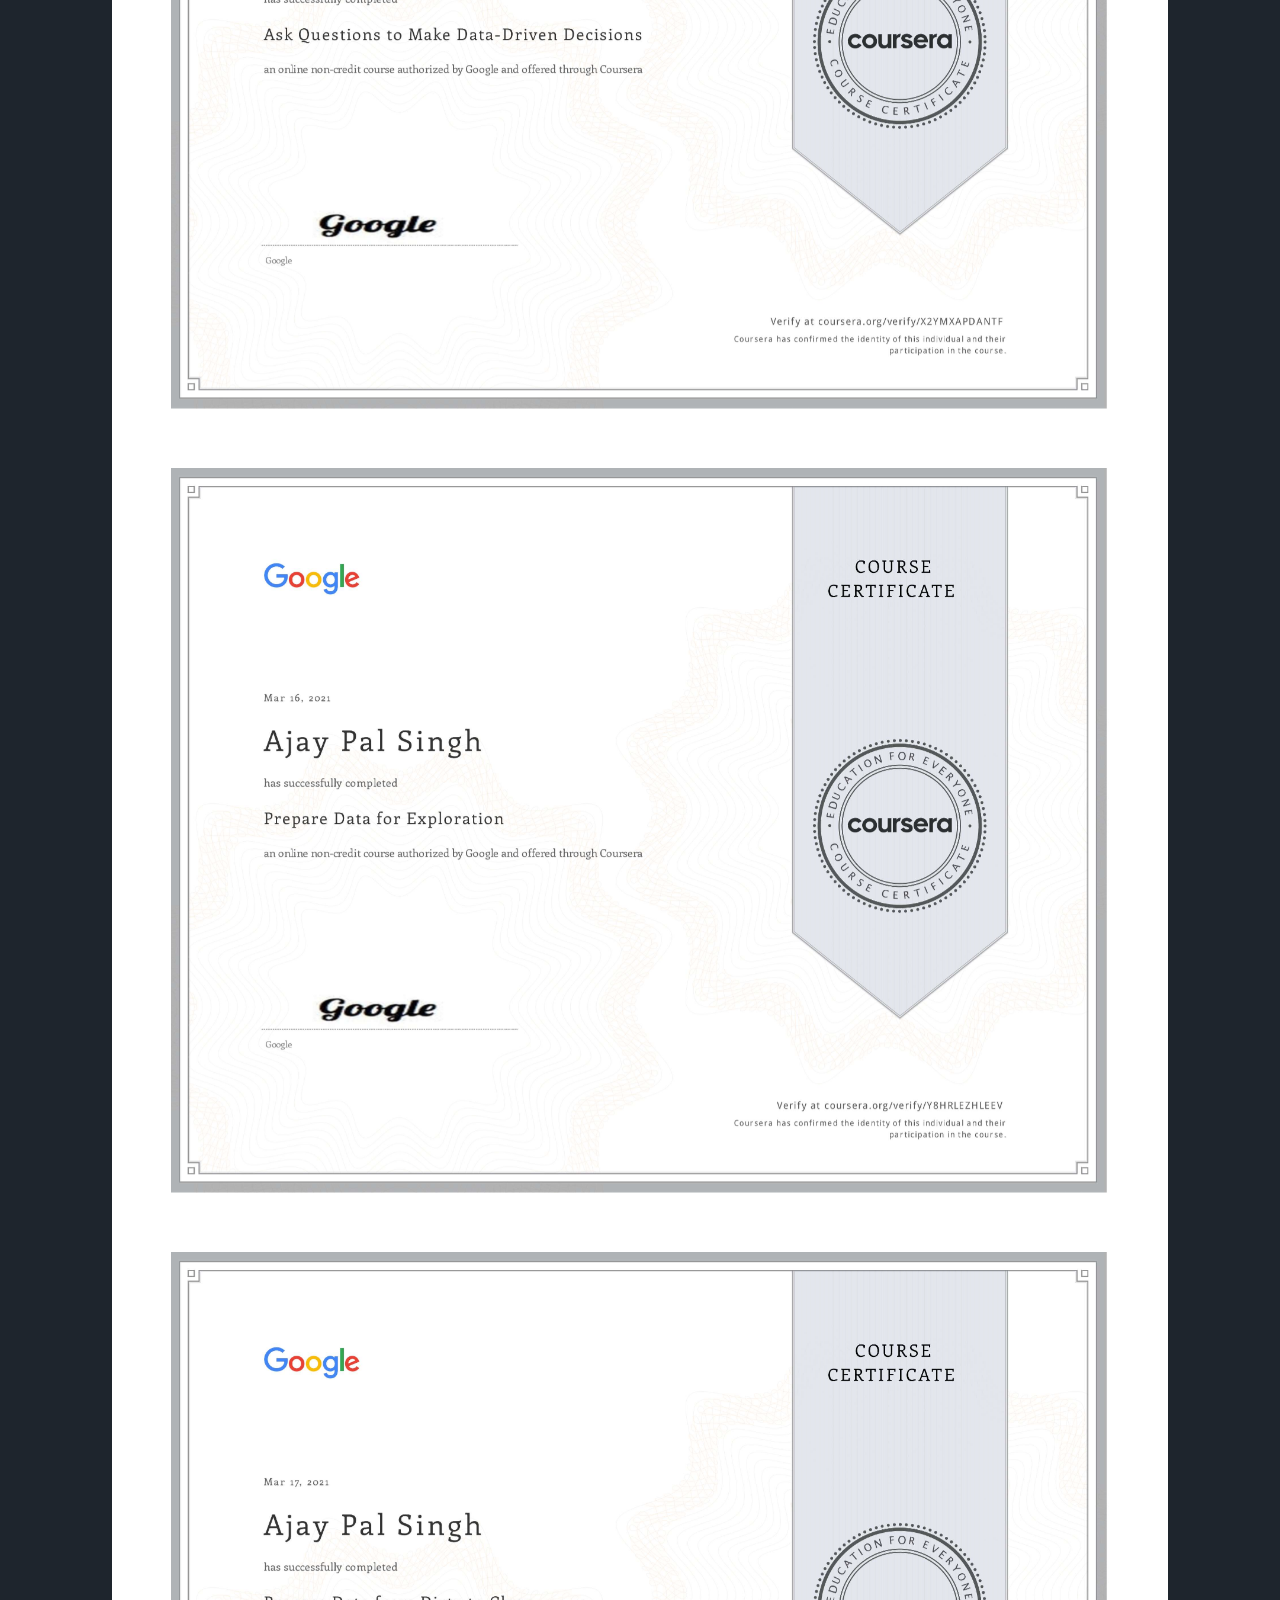
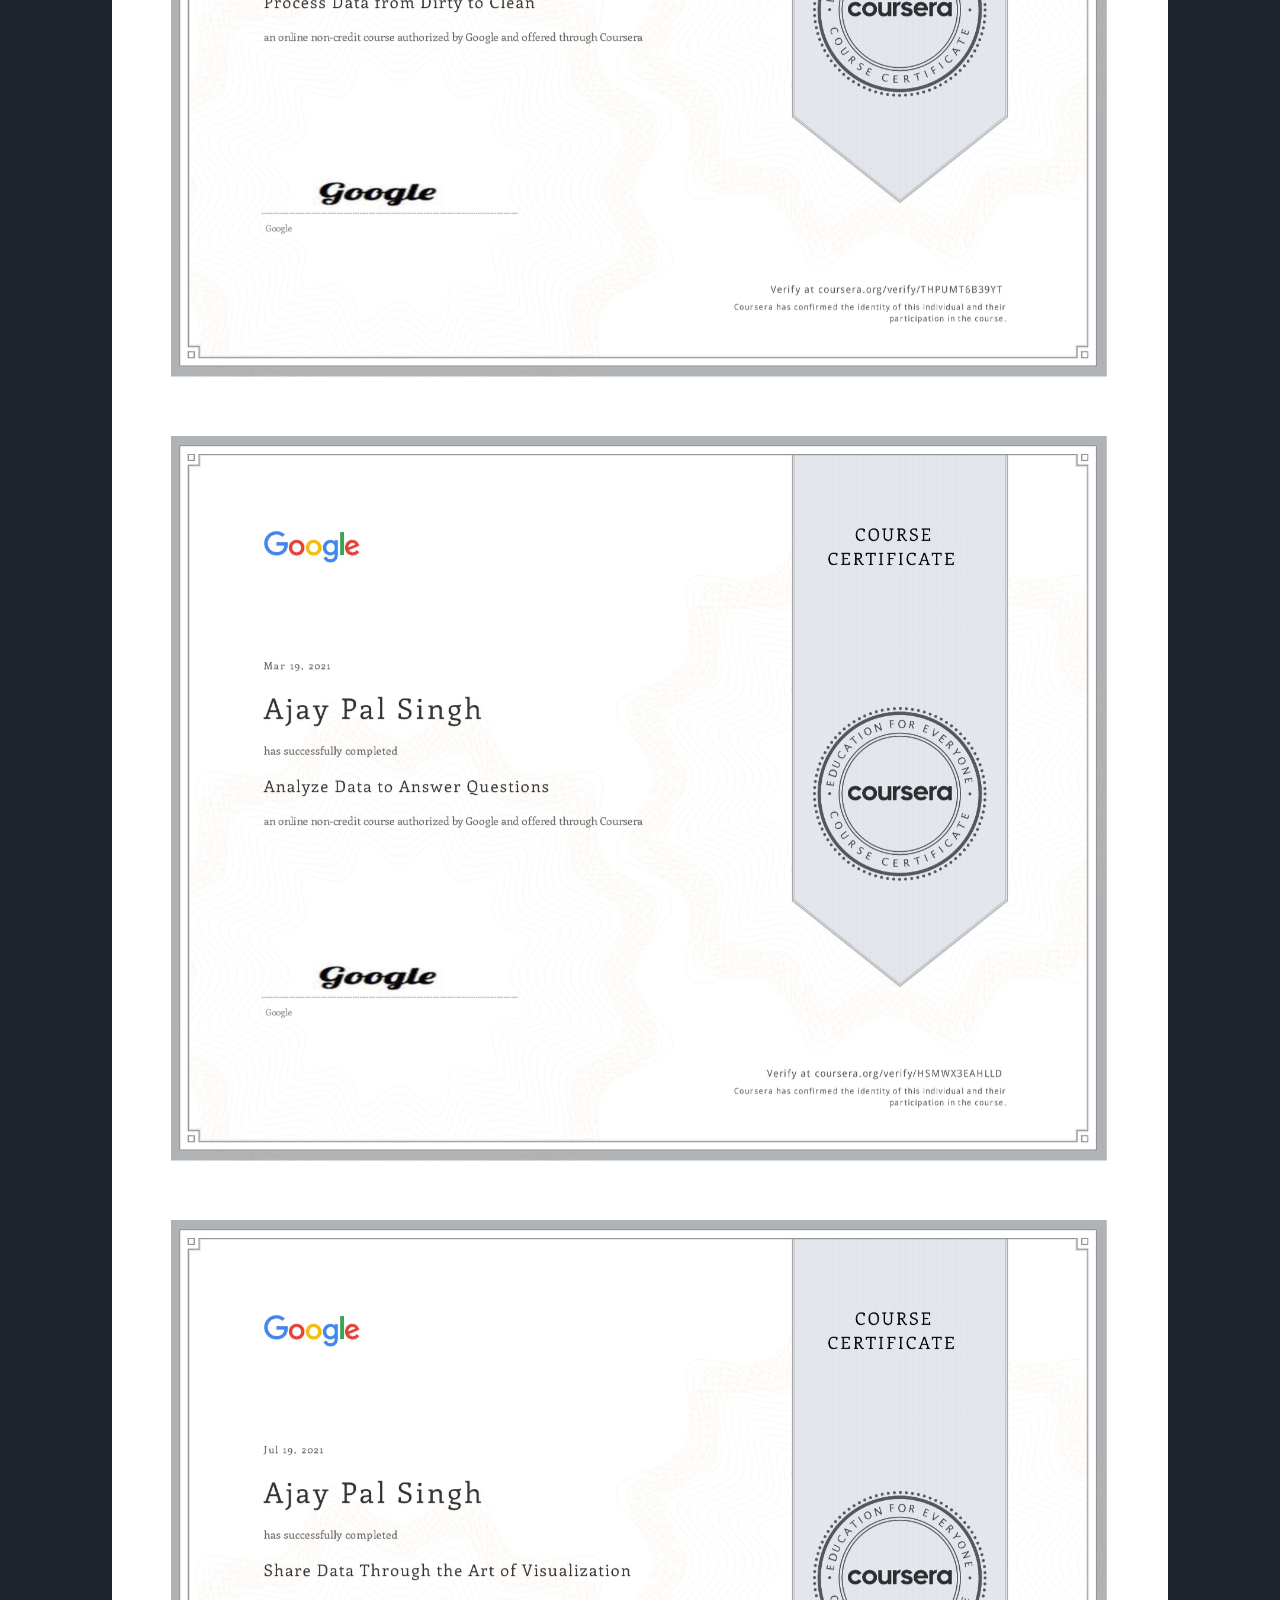
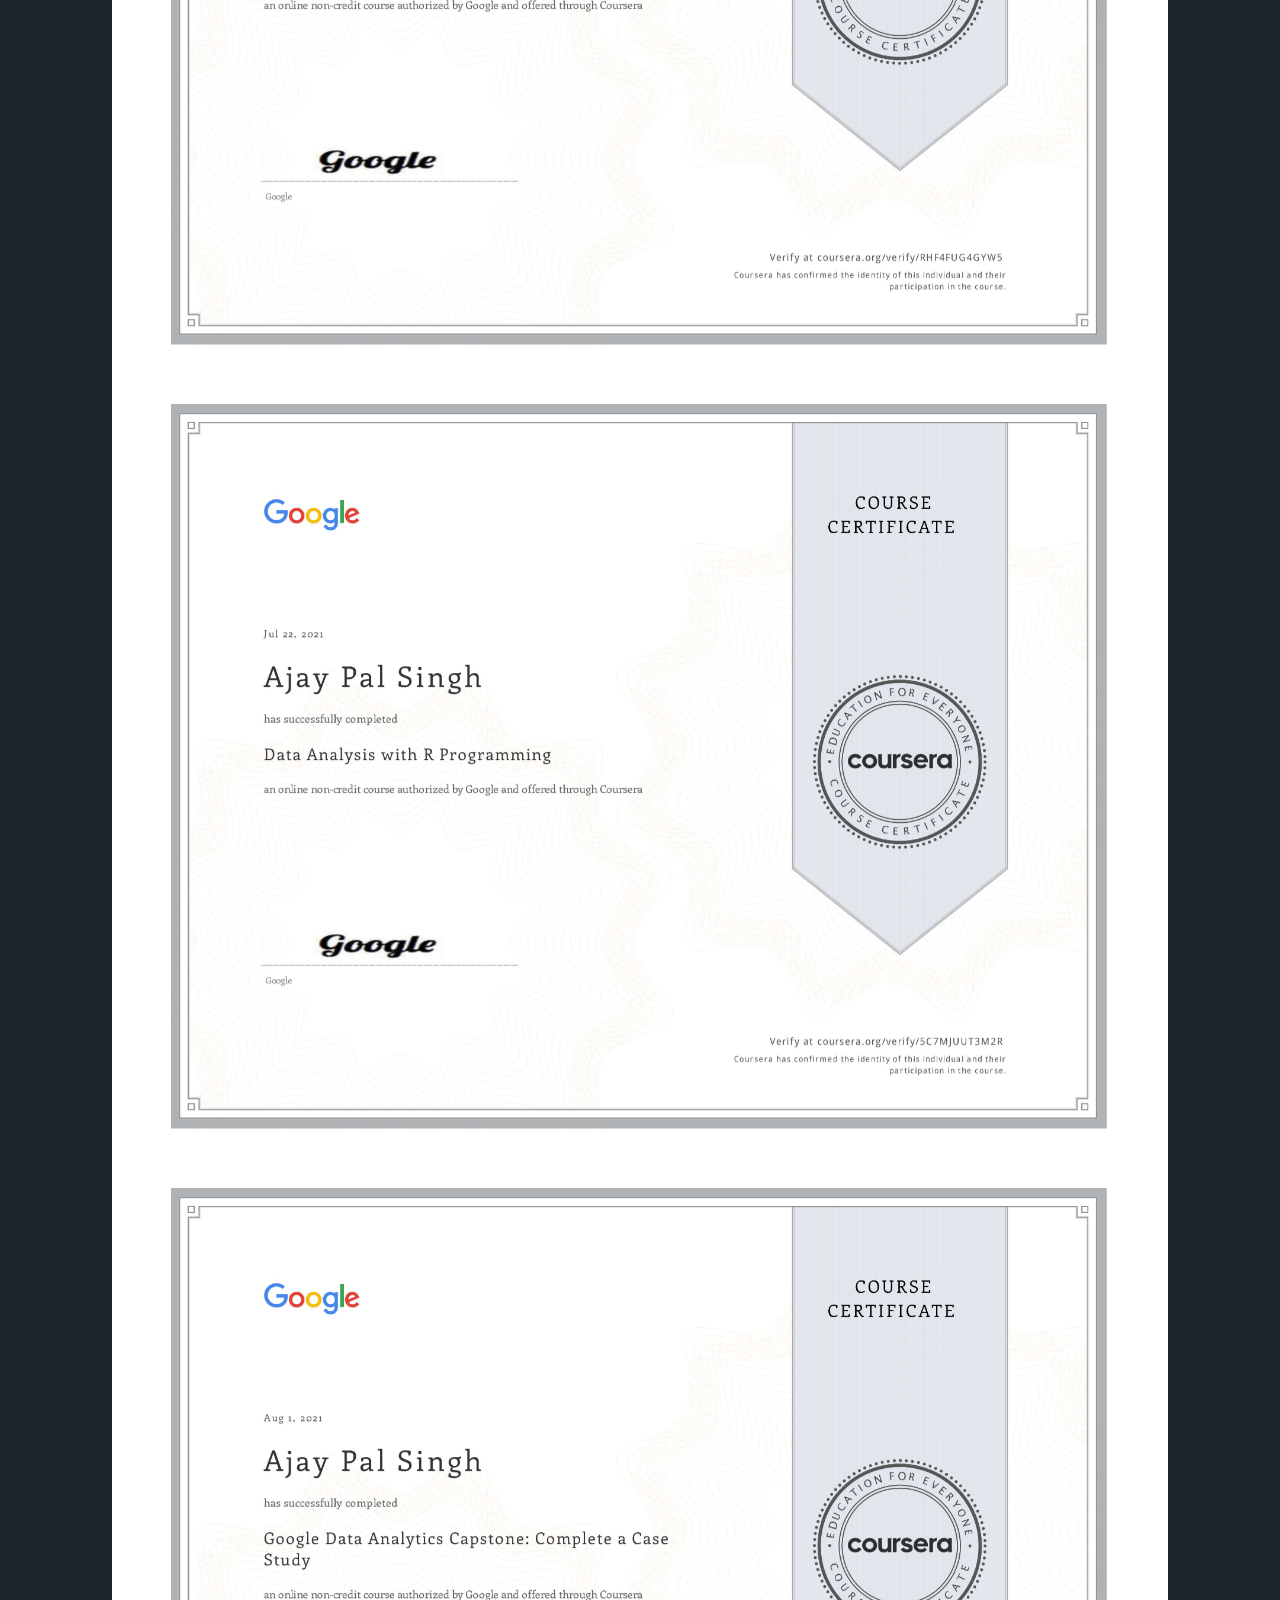
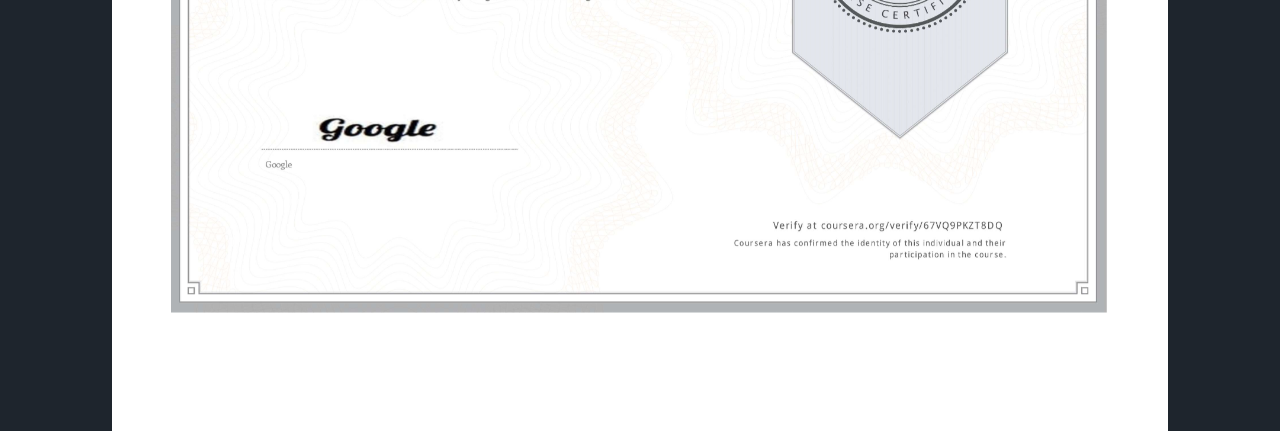
<file: Googlecertifications.html>
<!DOCTYPE HTML>
<!--
	Massively by HTML5 UP
	html5up.net | @ajlkn
	Free for personal and commercial use under the CCA 3.0 license (html5up.net/license)
-->
<html>
	<head>
		<title>Google Certifications</title>
		<meta charset="utf-8" />
		<meta name="viewport" content="width=device-width, initial-scale=1, user-scalable=no" />
		<link rel="stylesheet" href="assets/css/main.css" />
		<noscript><link rel="stylesheet" href="assets/css/noscript.css" /></noscript>
	</head>
	<body class="is-preload">

		<!-- Wrapper -->
			<div id="wrapper">

				<!-- Header -->
					<header id="header">
						<a href="index.html" class="logo">Ajay The Analyst</a>
					</header>

				<!-- Nav -->
					<nav id="nav">
						<ul class="links">
							<li><a href="index.html">Projects</a></li>
							<li><a href="SQLcertifications.html">SQL Certifications</a></li>
							<li><a href="Pythoncertifications.html">Python Certifications</a></li>
							<li class="active"><a href="Googlecertifications.html">Google Certifications</a></li>
							
							
						</ul>
					</nav>

				<!-- Main -->
					<div id="main">

						<!-- Post -->
							<section class="post">
								<header class="major">
									
								</header>

								<h2><a href="#">Google Certifications<br />
								</a></h2>
								<div class="image main"><img src="images/page18.png" alt="" /></div>
								<div class="image main"><img src="images/page19.png" /></div>
								<div class="image main"><img src="images/page20.png" alt="" /></div>
								<div class="image main"><img src="images/page21.png" alt="" /></div>
								<div class="image main"><img src="images/page22.png" alt="" /></div>
								<div class="image main"><img src="images/page23.png" alt="" /></div>
								<div class="image main"><img src="images/page24.png" alt="" /></div>
								<div class="image main"><img src="images/page25.png" alt="" /></div>
								<div class="image main"><img src="images/page26.png" alt="" /></div>
								<div class="image main"><img src="images/page27.png" alt="" /></div>
								
							</section>

					</div>

				<!-- Copyright -->
					

			</div>

		<!-- Scripts -->
			<script src="assets/js/jquery.min.js"></script>
			<script src="assets/js/jquery.scrollex.min.js"></script>
			<script src="assets/js/jquery.scrolly.min.js"></script>
			<script src="assets/js/browser.min.js"></script>
			<script src="assets/js/breakpoints.min.js"></script>
			<script src="assets/js/util.js"></script>
			<script src="assets/js/main.js"></script>

	</body>
</html>
</file>
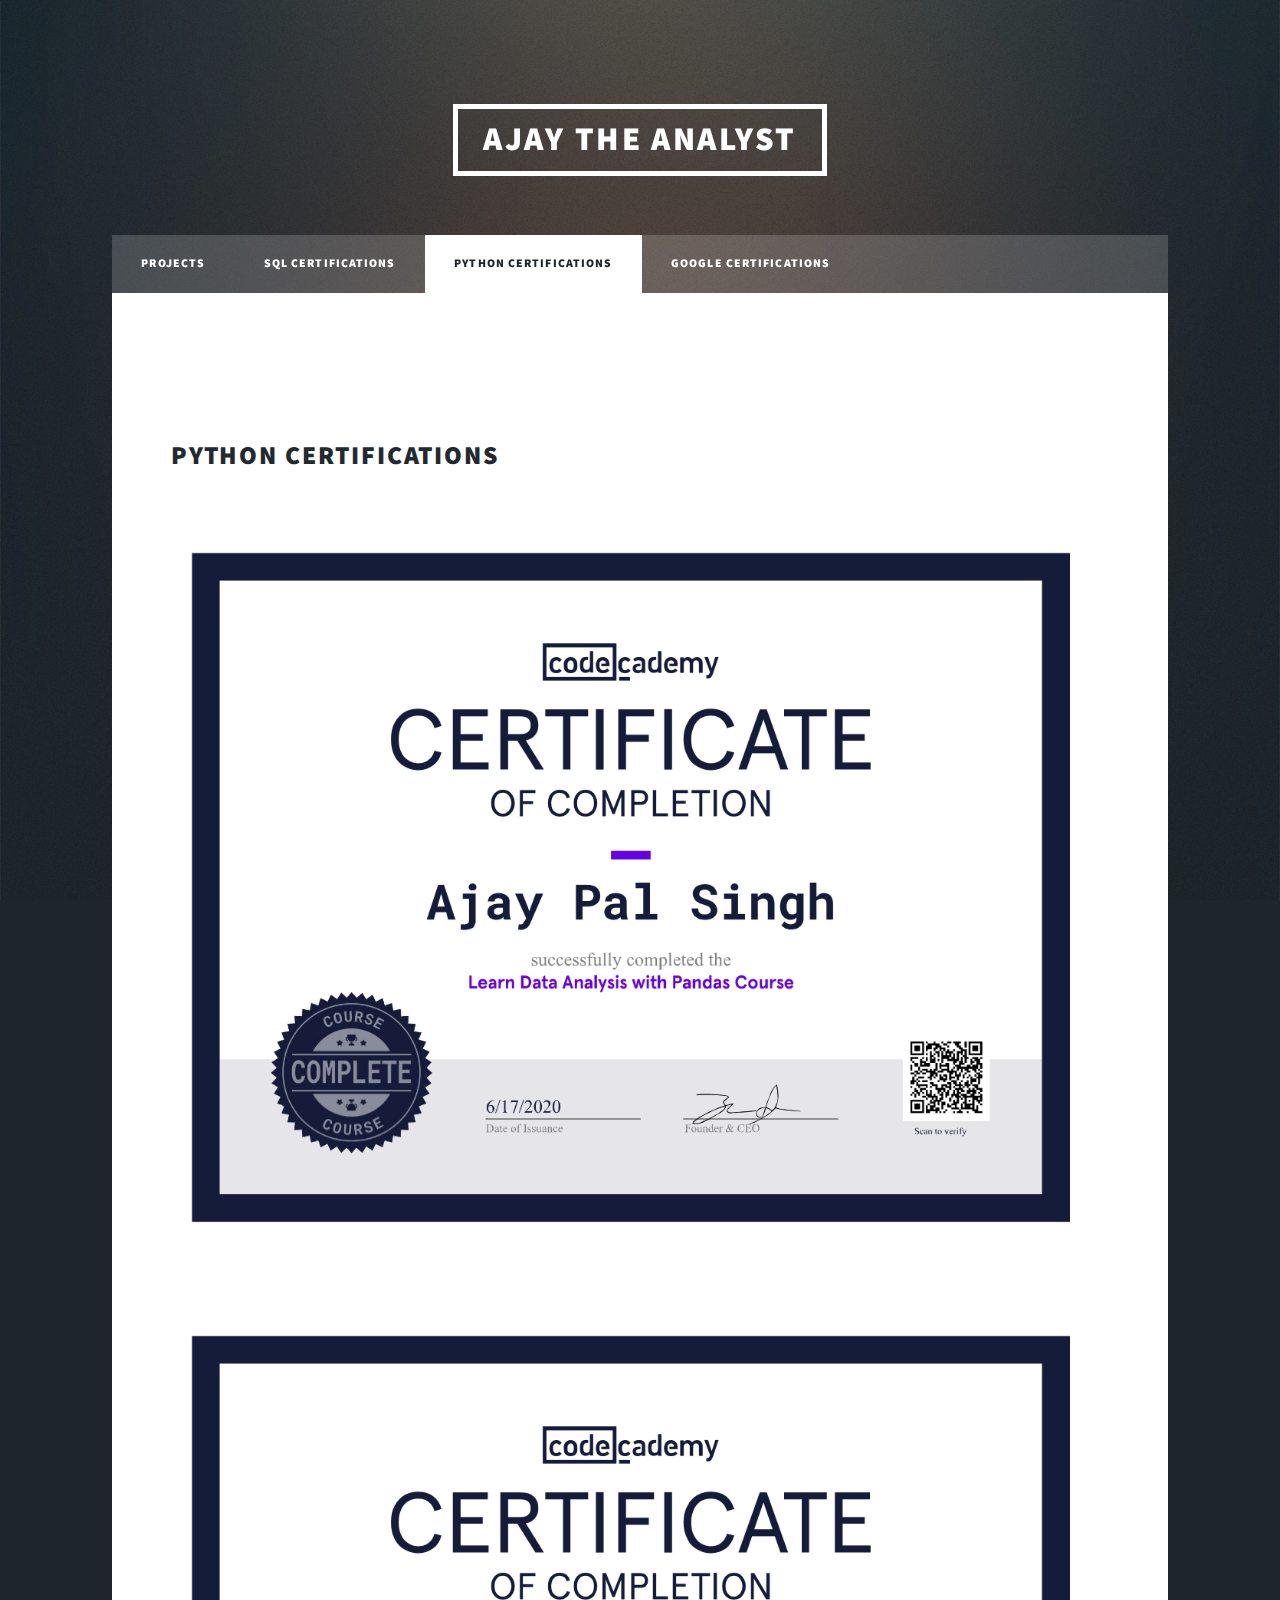
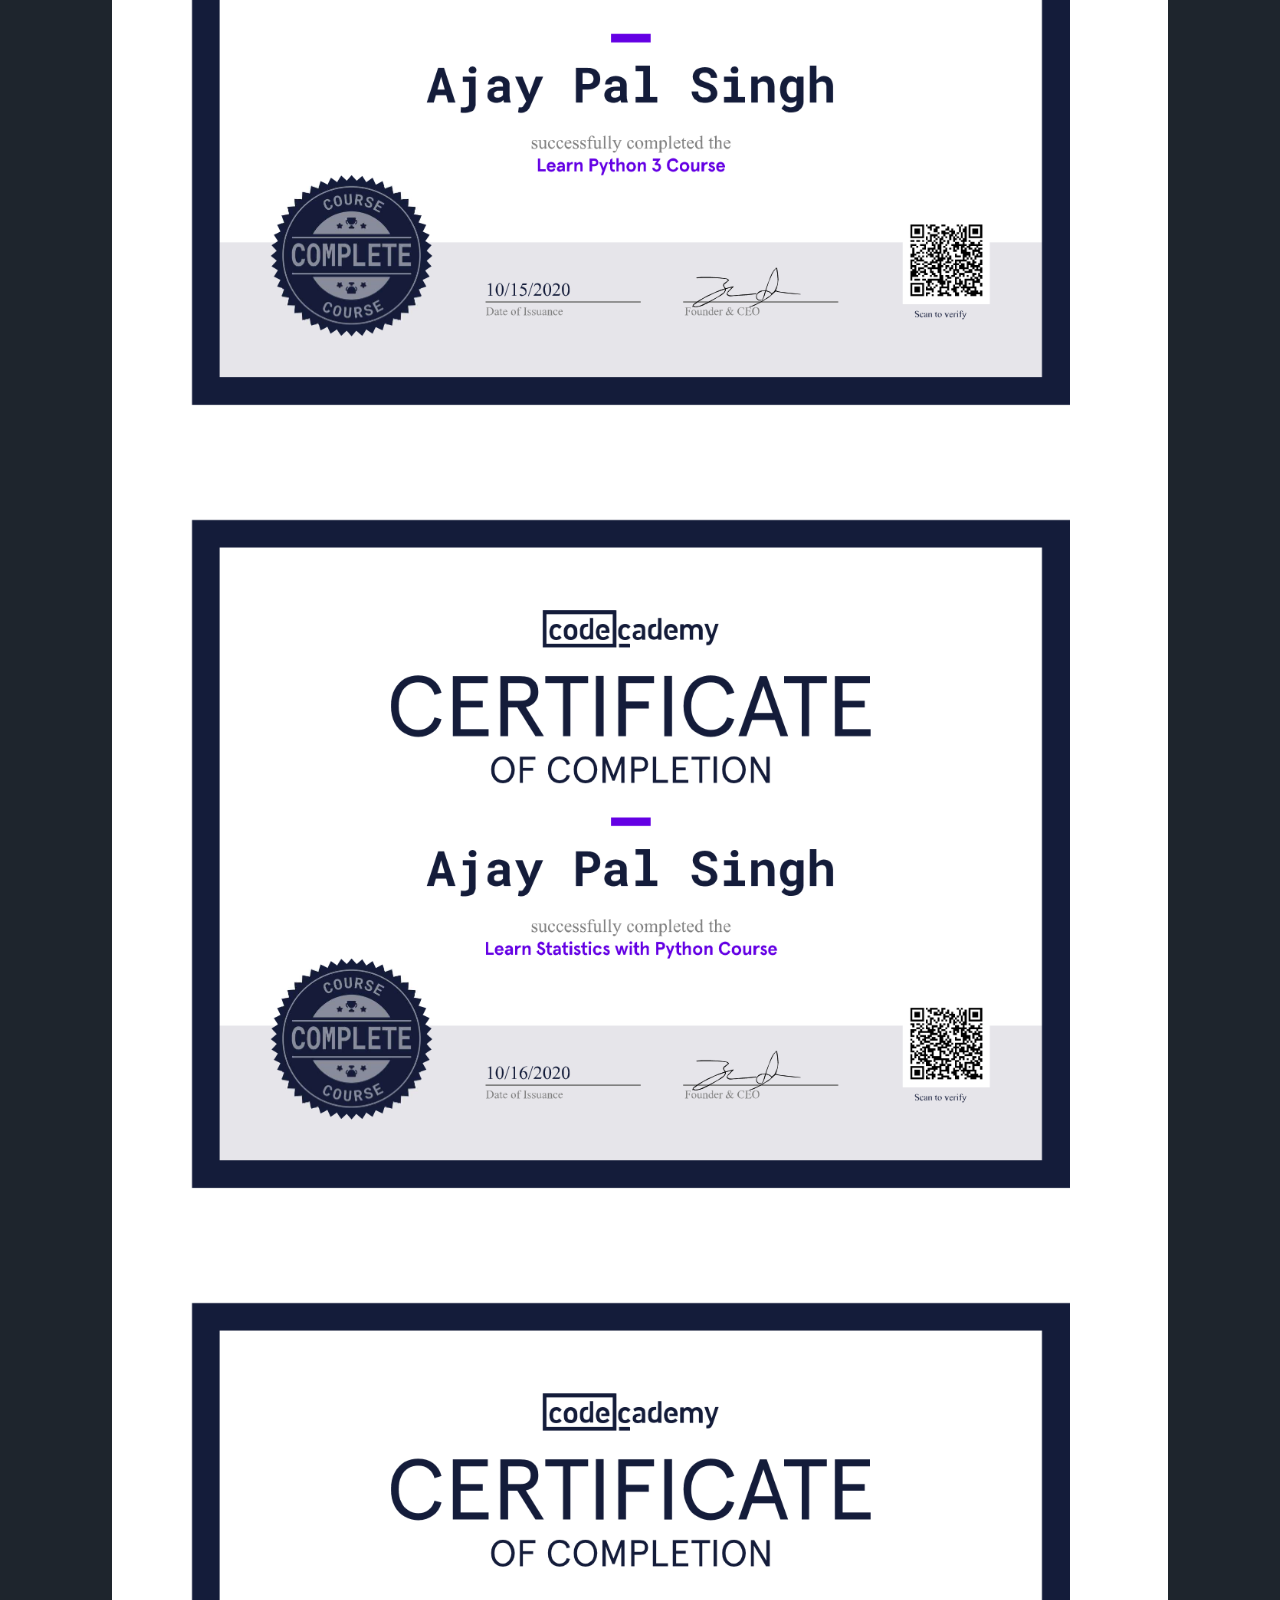
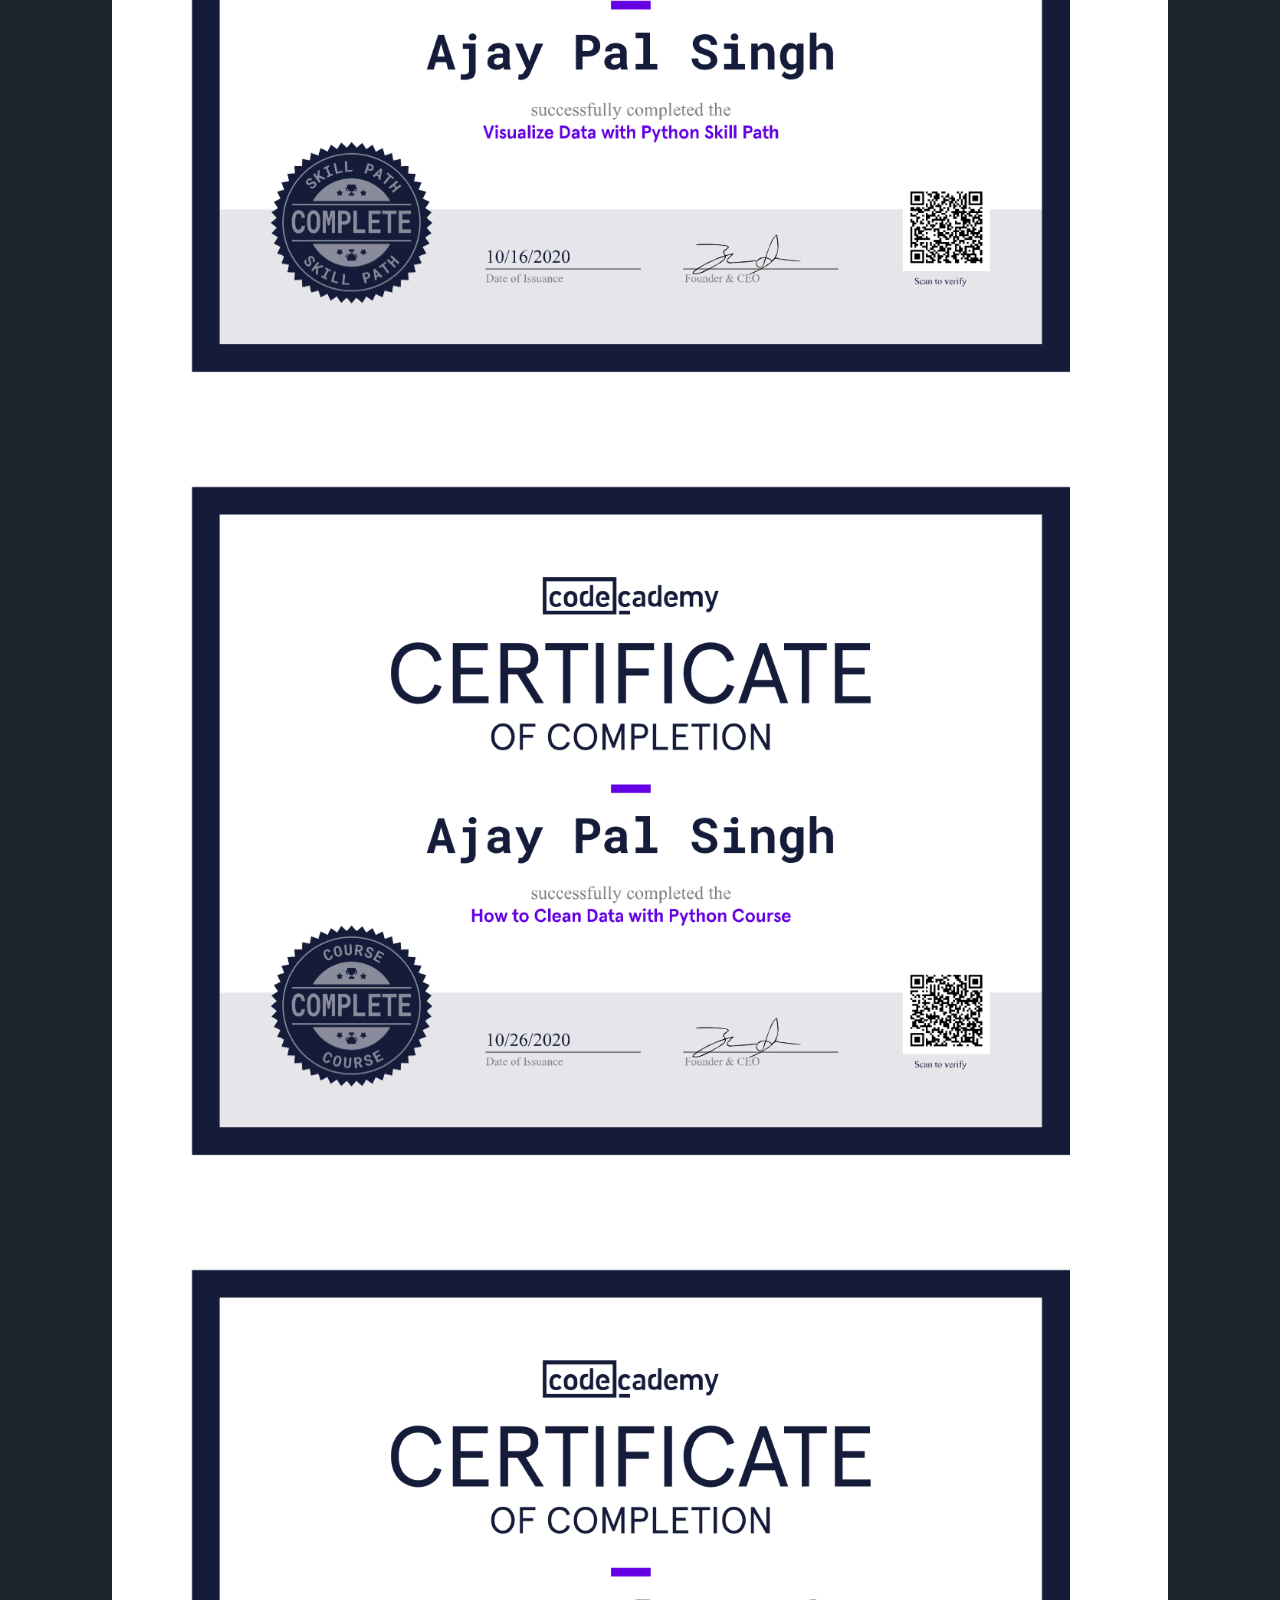
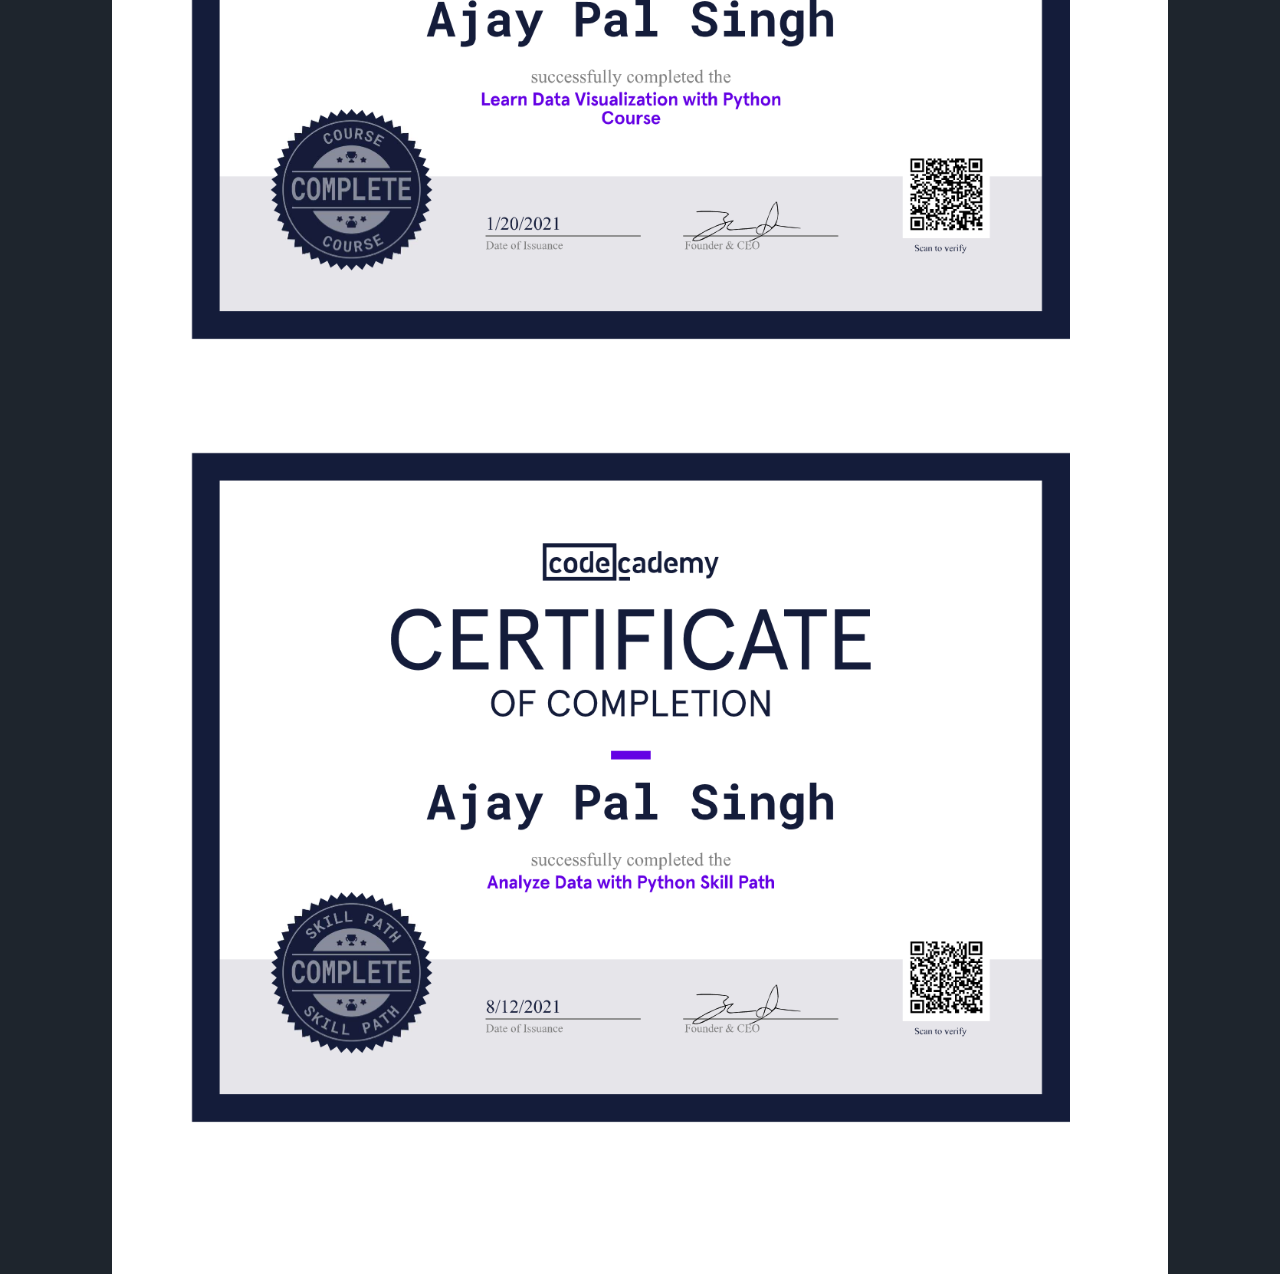
<file: Pythoncertifications.html>
<!DOCTYPE HTML>
<!--
	Massively by HTML5 UP
	html5up.net | @ajlkn
	Free for personal and commercial use under the CCA 3.0 license (html5up.net/license)
-->
<html>
	<head>
		<title>Python Certifications</title>
		<meta charset="utf-8" />
		<meta name="viewport" content="width=device-width, initial-scale=1, user-scalable=no" />
		<link rel="stylesheet" href="assets/css/main.css" />
		<noscript><link rel="stylesheet" href="assets/css/noscript.css" /></noscript>
	</head>
	<body class="is-preload">

		<!-- Wrapper -->
			<div id="wrapper">

				<!-- Header -->
					<header id="header">
						<a href="index.html" class="logo">Ajay The Analyst</a>
					</header>

				<!-- Nav -->
					<nav id="nav">
						<ul class="links">
							<li><a href="index.html">Projects</a></li>
							<li><a href="SQLcertifications.html">SQL Certifications</a></li>
							<li class="active"><a href="Pythoncertifications.html">Python Certifications</a></li>
							<li><a href="Googlecertifications.html">Google Certifications</a></li>
							
							
						</ul>
					</nav>

				<!-- Main -->
					<div id="main">

						<!-- Post -->
							<section class="post">
								<header class="major">
									
								</header>

								<h2><a href="#">Python Certifications<br />
								</a></h2>
								<div class="image main"><img src="images/page11.png" alt="" /></div>
								<div class="image main"><img src="images/page12.png" /></div>
								<div class="image main"><img src="images/page13.png" alt="" /></div>
								<div class="image main"><img src="images/page14.png" alt="" /></div>
								<div class="image main"><img src="images/page15.png" alt="" /></div>
								<div class="image main"><img src="images/page16.png" alt="" /></div>
								<div class="image main"><img src="images/page17.png" alt="" /></div>
								
							</section>

					</div>

				<!-- Copyright -->
					

			</div>

		<!-- Scripts -->
			<script src="assets/js/jquery.min.js"></script>
			<script src="assets/js/jquery.scrollex.min.js"></script>
			<script src="assets/js/jquery.scrolly.min.js"></script>
			<script src="assets/js/browser.min.js"></script>
			<script src="assets/js/breakpoints.min.js"></script>
			<script src="assets/js/util.js"></script>
			<script src="assets/js/main.js"></script>

	</body>
</html>
</file>
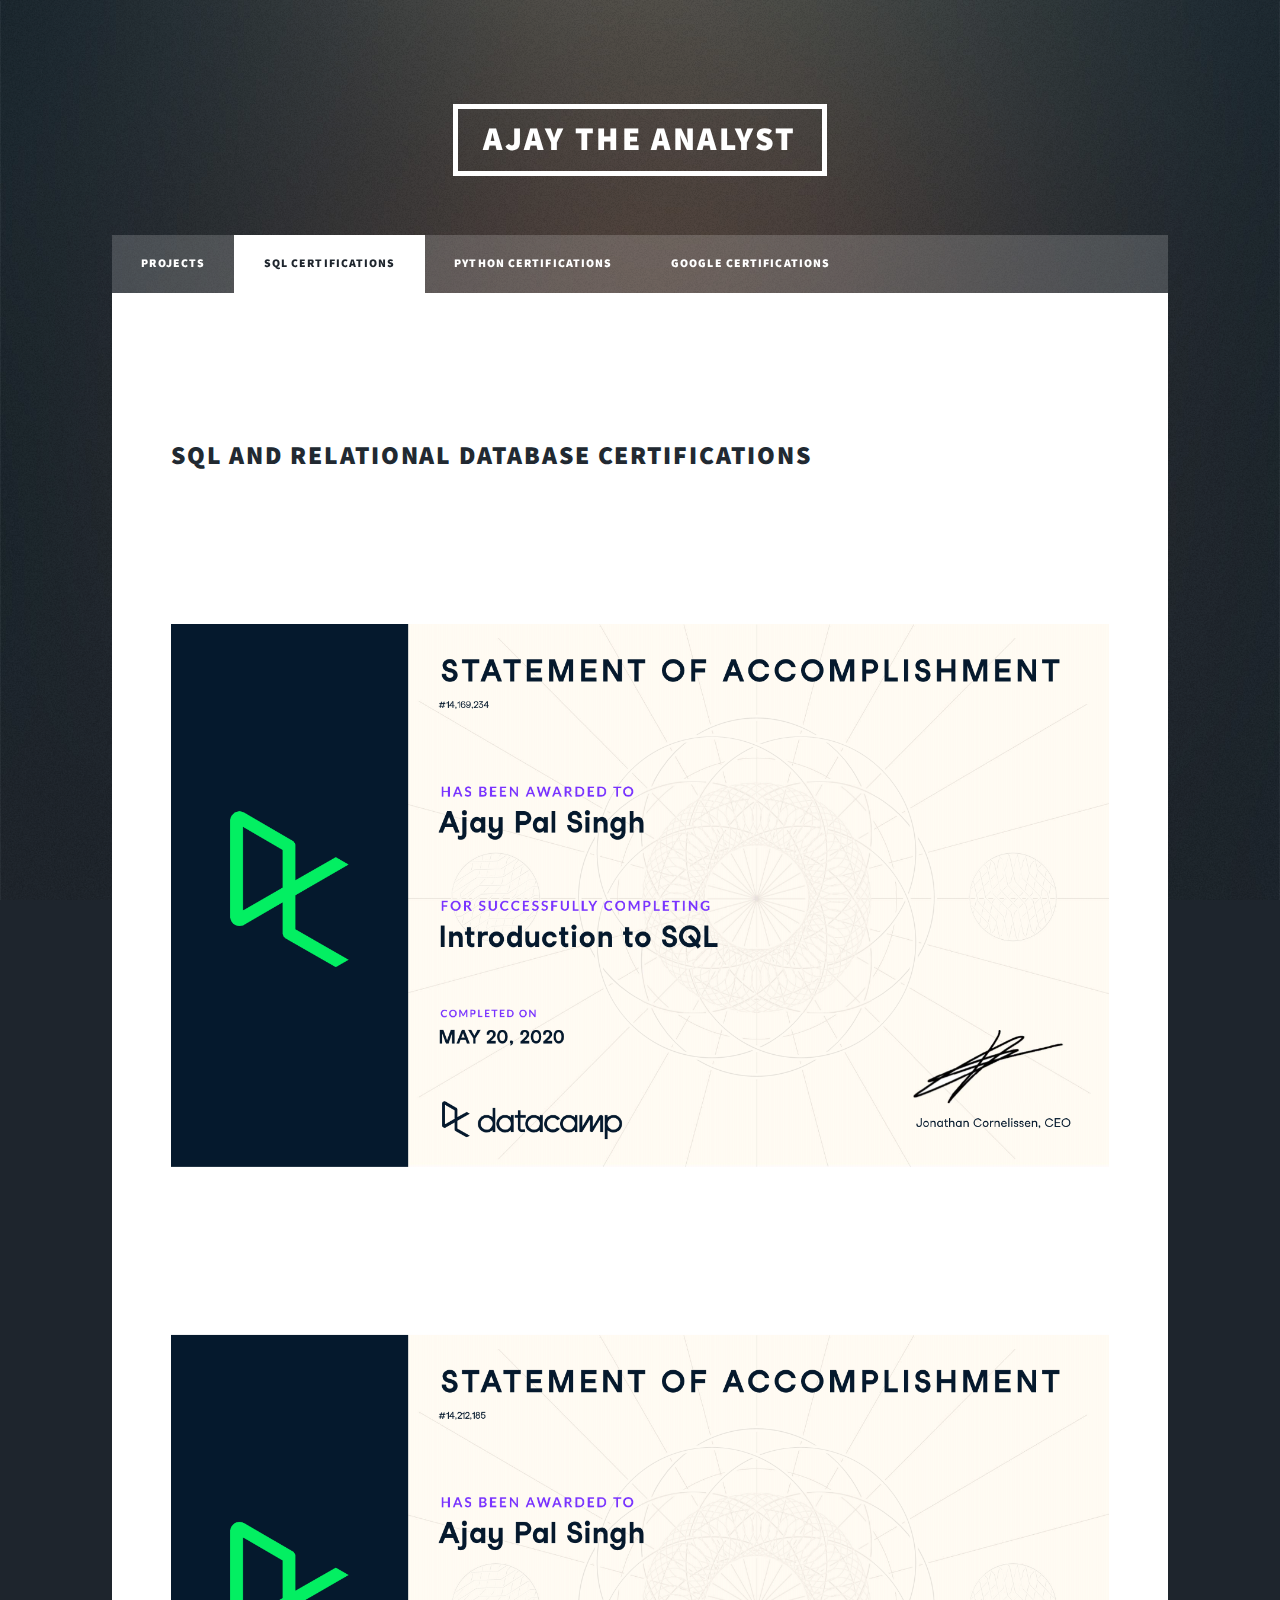
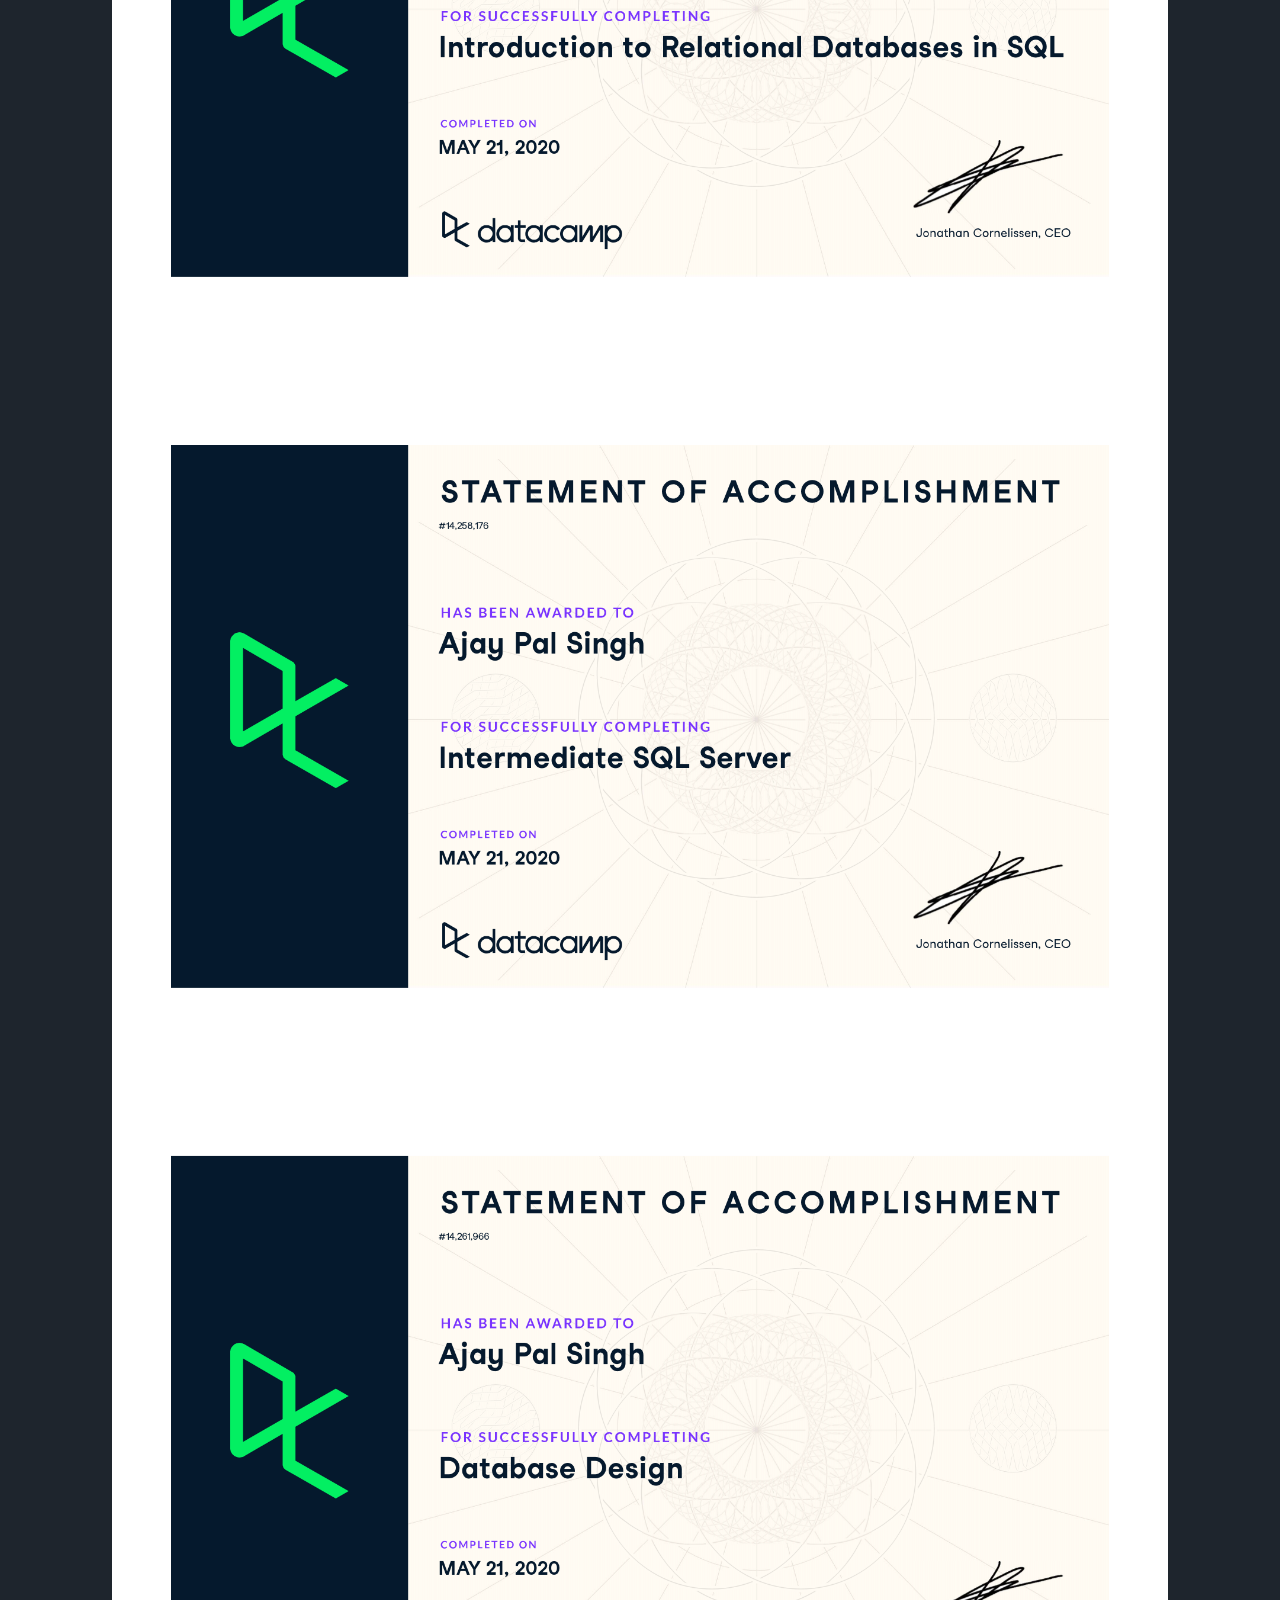
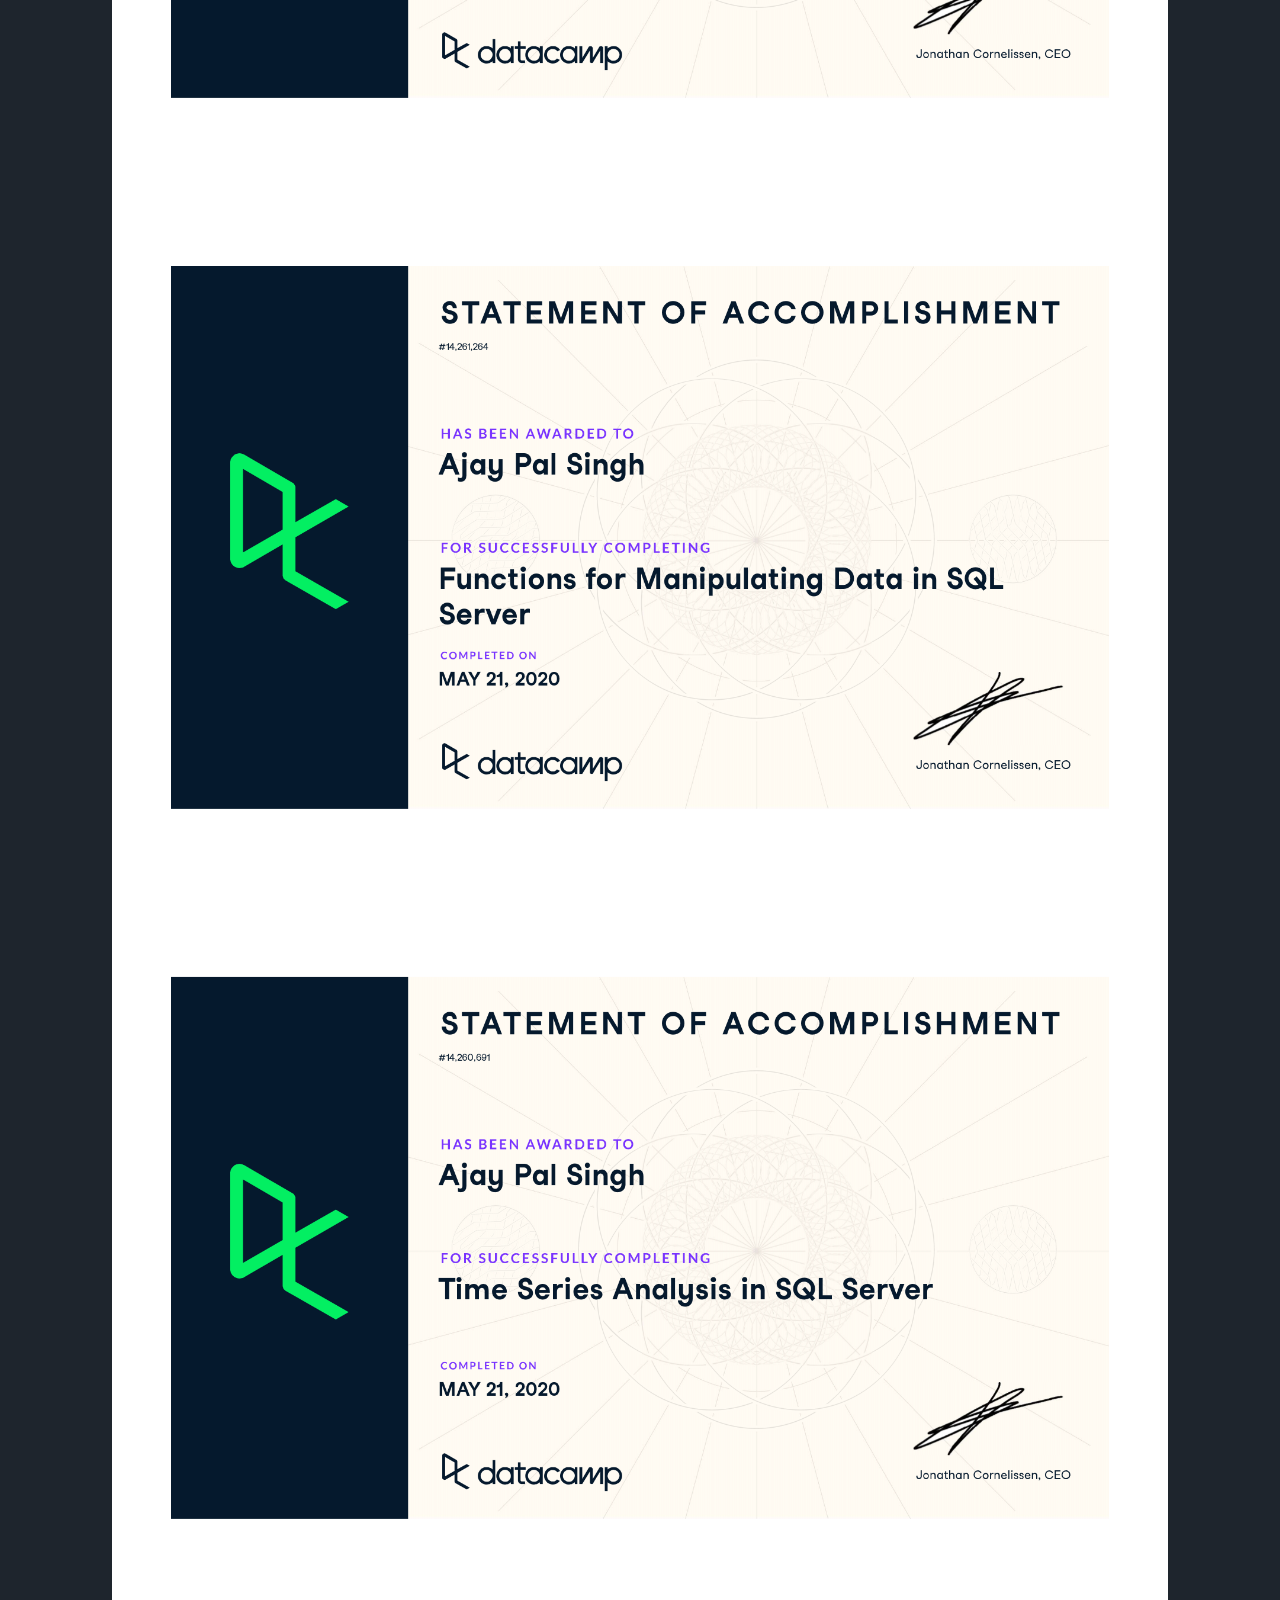
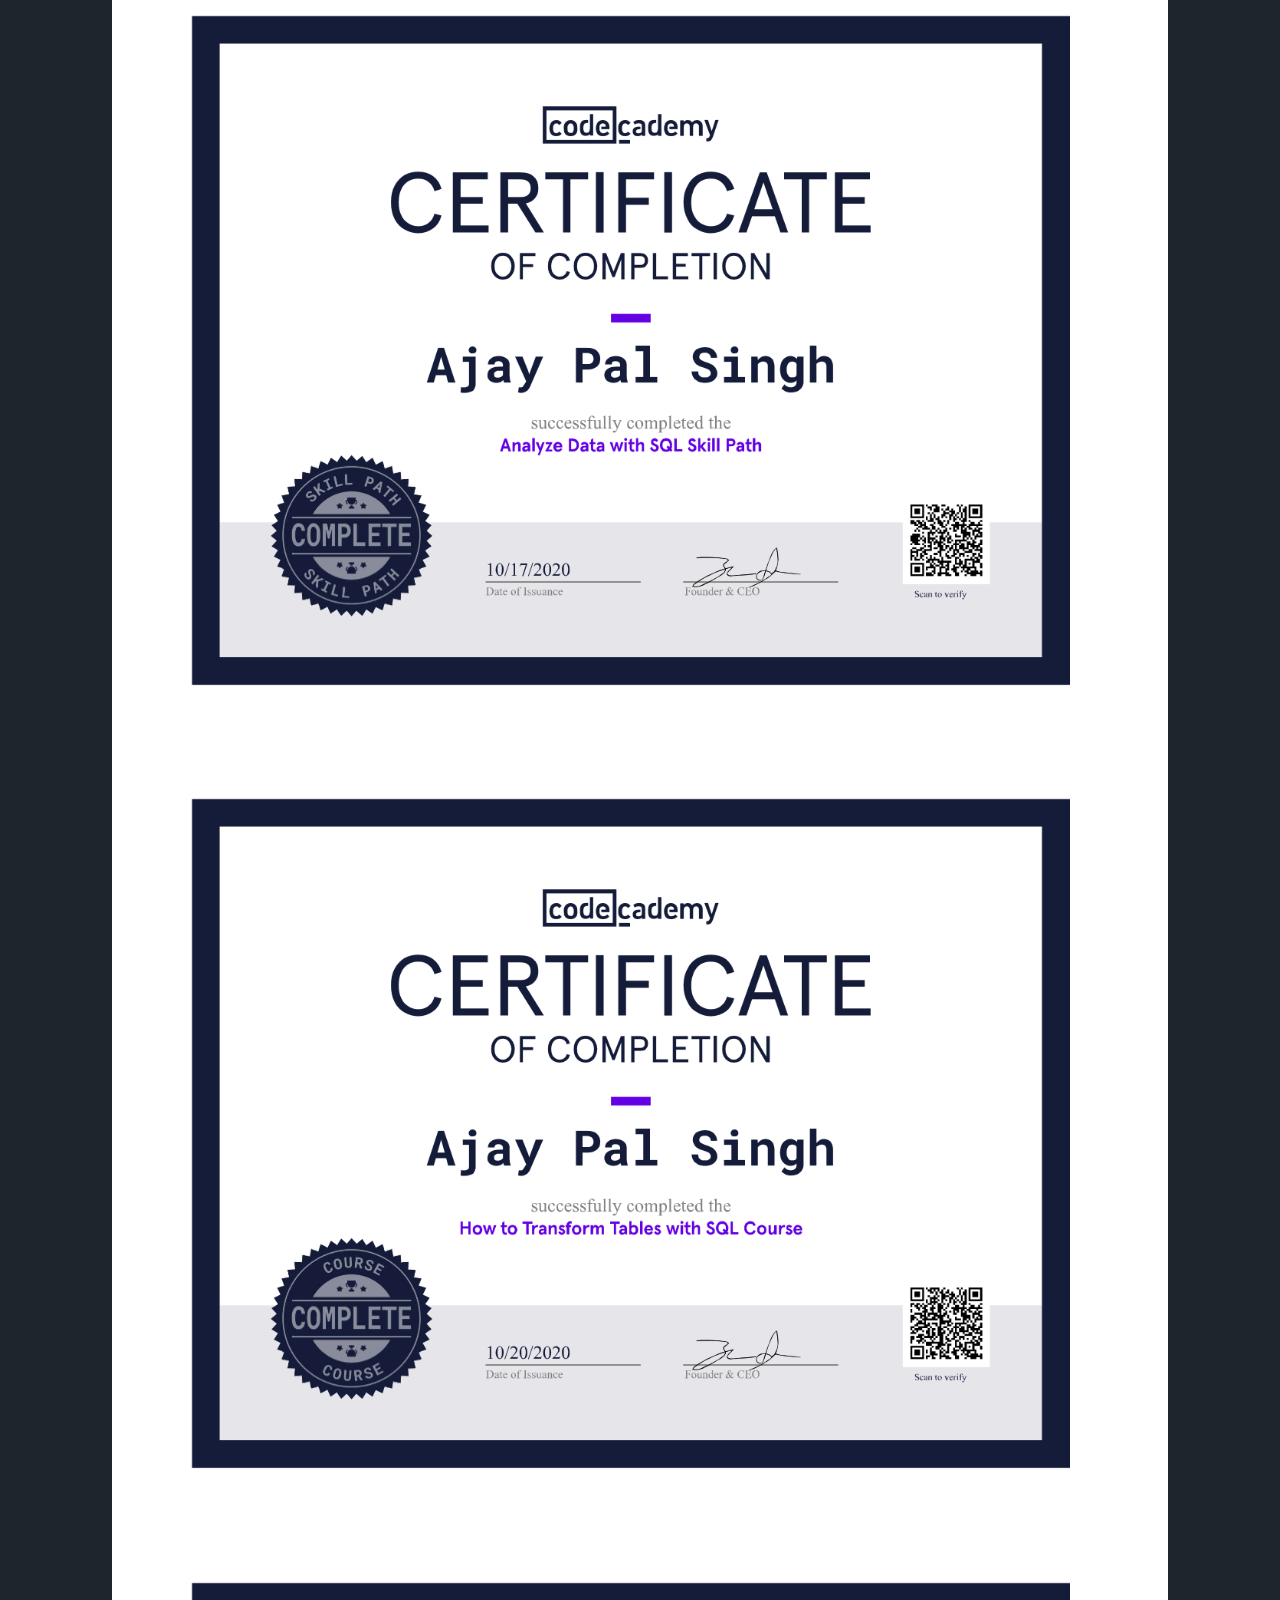
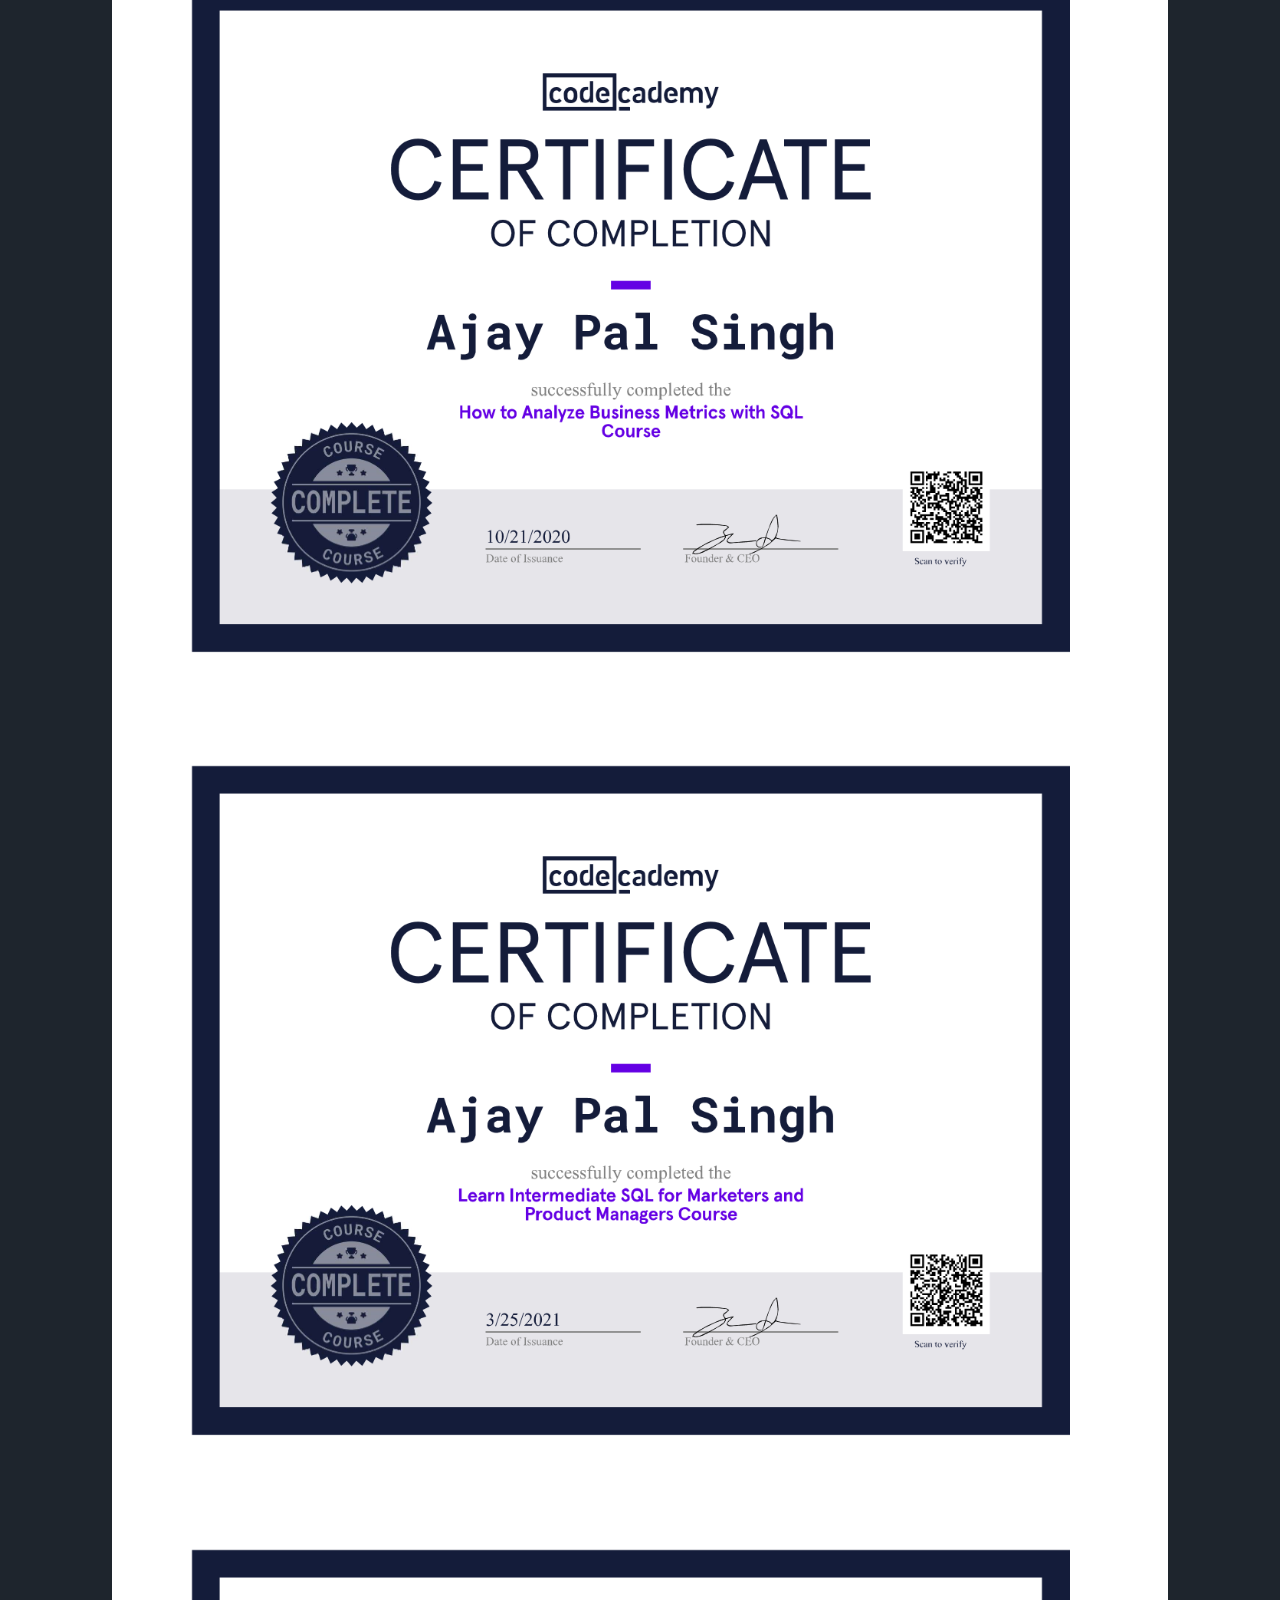
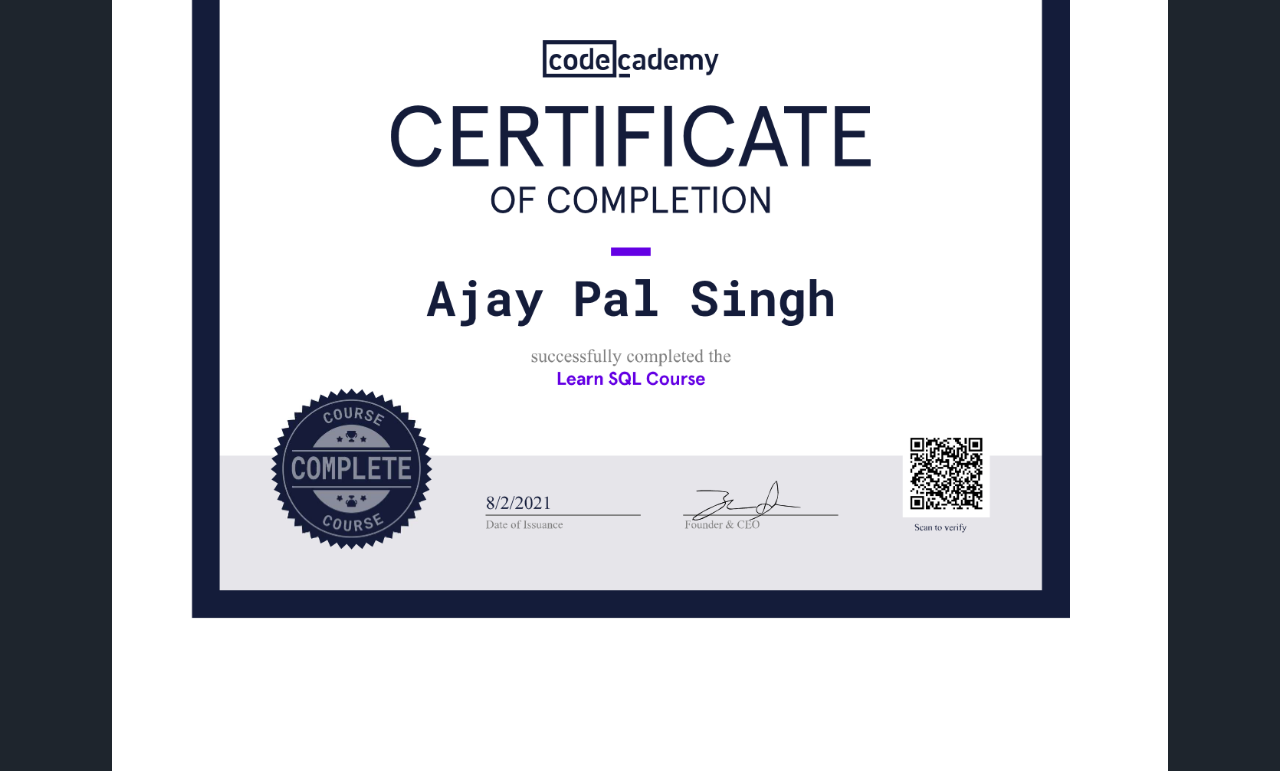
<file: SQLcertifications.html>
<!DOCTYPE HTML>
<!--
	Massively by HTML5 UP
	html5up.net | @ajlkn
	Free for personal and commercial use under the CCA 3.0 license (html5up.net/license)
-->
<html>
	<head>
		<title>SQL Certifications</title>
		<meta charset="utf-8" />
		<meta name="viewport" content="width=device-width, initial-scale=1, user-scalable=no" />
		<link rel="stylesheet" href="assets/css/main.css" />
		<noscript><link rel="stylesheet" href="assets/css/noscript.css" /></noscript>
	</head>
	<body class="is-preload">

		<!-- Wrapper -->
			<div id="wrapper">

				<!-- Header -->
					<header id="header">
						<a href="index.html" class="logo">Ajay The Analyst</a>
					</header>

				<!-- Nav -->
					<nav id="nav">
						<ul class="links">
							<li><a href="index.html">Projects</a></li>
							<li class="active"><a href="SQLcertifications.html">SQL Certifications</a></li>
							<li><a href="Pythoncertifications.html">Python Certifications</a></li>
							<li><a href="Googlecertifications.html">Google Certifications</a></li>
							
						</ul>
					</nav>

				<!-- Main -->
					<div id="main">

						<!-- Post -->
							<section class="post">
								<header class="major">
									
								</header>

								<h2><a href="#">SQL and Relational Database Certifications<br />
								</a></h2>
								<div class="image main"><img src="images/page00.png" alt="" /></div>
								<div class="image main"><img src="images/page0.png" alt="" /></div>
								<div class="image main"><img src="images/page1.png" alt="" /></div>
								<div class="image main"><img src="images/page2.png" alt="" /></div>
								<div class="image main"><img src="images/page3.png" alt="" /></div>
								<div class="image main"><img src="images/page4.png" alt="" /></div>
								<div class="image main"><img src="images/page5.png" alt="" /></div>
								<div class="image main"><img src="images/page6.png" alt="" /></div>
								<div class="image main"><img src="images/page7.png"  alt="" /></div>
								<div class="image main"><img src="images/page8.png"  alt="" /></div>
								<div class="image main"><img src="images/page9.png"  alt="" /></div>
								
							</section>

					</div>

				

			</div>

		<!-- Scripts -->
			<script src="assets/js/jquery.min.js"></script>
			<script src="assets/js/jquery.scrollex.min.js"></script>
			<script src="assets/js/jquery.scrolly.min.js"></script>
			<script src="assets/js/browser.min.js"></script>
			<script src="assets/js/breakpoints.min.js"></script>
			<script src="assets/js/util.js"></script>
			<script src="assets/js/main.js"></script>

	</body>
</html>
</file>
<file: assets/css/main.css>
@import url(fontawesome-all.min.css);
@import url("https://fonts.googleapis.com/css?family=Merriweather:300,700,300italic,700italic|Source+Sans+Pro:900");

/*
	Massively by HTML5 UP
	html5up.net | @ajlkn
	Free for personal and commercial use under the CCA 3.0 license (html5up.net/license)
*/

html, body, div, span, applet, object,
iframe, h1, h2, h3, h4, h5, h6, p, blockquote,
pre, a, abbr, acronym, address, big, cite,
code, del, dfn, em, img, ins, kbd, q, s, samp,
small, strike, strong, sub, sup, tt, var, b,
u, i, center, dl, dt, dd, ol, ul, li, fieldset,
form, label, legend, table, caption, tbody,
tfoot, thead, tr, th, td, article, aside,
canvas, details, embed, figure, figcaption,
footer, header, hgroup, menu, nav, output, ruby,
section, summary, time, mark, audio, video {
	margin: 0;
	padding: 0;
	border: 0;
	font-size: 100%;
	font: inherit;
	vertical-align: baseline;}

article, aside, details, figcaption, figure,
footer, header, hgroup, menu, nav, section {
	display: block;}

body {
	line-height: 1;
}

ol, ul {
	list-style: none;
}

blockquote, q {
	quotes: none;
}

	blockquote:before, blockquote:after, q:before, q:after {
		content: '';
		content: none;
	}

table {
	border-collapse: collapse;
	border-spacing: 0;
}

body {
	-webkit-text-size-adjust: none;
}

mark {
	background-color: transparent;
	color: inherit;
}

input::-moz-focus-inner {
	border: 0;
	padding: 0;
}

input, select, textarea {
	-moz-appearance: none;
	-webkit-appearance: none;
	-ms-appearance: none;
	appearance: none;
}

/* Basic */

	@-ms-viewport {
		width: device-width;
	}

	body {
		-ms-overflow-style: scrollbar;
	}

	@media screen and (max-width: 480px) {

		html, body {
			min-width: 320px;
		}

	}

	html {
		box-sizing: border-box;
	}

	*, *:before, *:after {
		box-sizing: inherit;
	}

	body {
		background-color: #1e252d;
	}

		body.is-preload *, body.is-preload *:before, body.is-preload *:after {
			-moz-animation: none !important;
			-webkit-animation: none !important;
			-ms-animation: none !important;
			animation: none !important;
			-moz-transition: none !important;
			-webkit-transition: none !important;
			-ms-transition: none !important;
			transition: none !important;
		}

/* Type */

	html {
		font-size: 16pt;
	}

		@media screen and (max-width: 1680px) {

			html {
				font-size: 12pt;
			}

		}

		@media screen and (max-width: 1280px) {

			html {
				font-size: 11pt;
			}

		}

		@media screen and (max-width: 360px) {

			html {
				font-size: 10pt;
			}

		}

	body {
		color: #212931;
	}

	body, input, select, textarea {
		font-family: "Merriweather", Georgia, serif;
		font-weight: 300;
		font-size: 1rem;
		line-height: 2.375;
	}

	a {
		-moz-transition: color 0.2s ease-in-out, background-color 0.2s ease-in-out, border-color 0.2s ease-in-out, box-shadow 0.2s ease-in-out;
		-webkit-transition: color 0.2s ease-in-out, background-color 0.2s ease-in-out, border-color 0.2s ease-in-out, box-shadow 0.2s ease-in-out;
		-ms-transition: color 0.2s ease-in-out, background-color 0.2s ease-in-out, border-color 0.2s ease-in-out, box-shadow 0.2s ease-in-out;
		transition: color 0.2s ease-in-out, background-color 0.2s ease-in-out, border-color 0.2s ease-in-out, box-shadow 0.2s ease-in-out;
		border-bottom: dotted 1px;
		text-decoration: none;
	}

		a:hover {
			border-bottom-color: transparent;
		}

	strong, b {
		font-weight: 600;
	}

	em, i {
		font-style: italic;
	}

	p {
		text-align: justify;
		margin: 0 0 2rem 0;
	}

	h1, h2, h3, h4, h5, h6 {
		font-family: "Source Sans Pro", Helvetica, sans-serif;
		font-weight: 900;
		line-height: 1.5;
		letter-spacing: 0.075em;
		text-transform: uppercase;
		margin: 0 0 1rem 0;
	}

		h1 a, h2 a, h3 a, h4 a, h5 a, h6 a {
			border-bottom: 0;
			color: inherit;
			text-decoration: none;
		}

	h1 {
		font-size: 4rem;
		line-height: 1.1;
		margin: 0 0 2rem 0;
	}

	h2 {
		font-size: 1.75rem;
		line-height: 1.3;
		margin: 0 0 1.5rem 0;
	}

	h3 {
		font-size: 1.25rem;
		margin: 0 0 1.5rem 0;
	}

	h4 {
		font-size: 1rem;
	}

	h5 {
		font-size: 0.9rem;
	}

	h6 {
		font-size: 0.8rem;
	}

	sub {
		font-size: 0.8rem;
		position: relative;
		top: 0.5rem;
	}

	sup {
		font-size: 0.8rem;
		position: relative;
		top: -0.5rem;
	}

	blockquote {
		border-left: solid 4px;
		font-style: italic;
		margin: 0 0 2rem 0;
		padding: 0.5rem 0 0.5rem 2rem;
	}

	code {
		border: solid 2px;
		font-family: "Courier New", monospace;
		font-size: 0.9rem;
		margin: 0 0.25rem;
		padding: 0.25rem 0.65rem;
	}

	pre {
		-webkit-overflow-scrolling: touch;
		font-family: "Courier New", monospace;
		font-size: 0.9rem;
		margin: 0 0 2rem 0;
	}

		pre code {
			display: block;
			line-height: 1.75;
			padding: 1rem 1.5rem;
			overflow-x: auto;
		}

	hr {
		border: 0;
		border-bottom: solid 2px;
		margin: 3rem 0;
	}

		hr.major {
			margin: 5rem 0;
		}

	.align-left {
		text-align: left;
	}

	.align-center {
		text-align: center;
	}

	.align-right {
		text-align: right;
	}

	input, select, textarea {
		color: #212931;
	}

	a {
		color: #212931;
		border-bottom-color: rgba(33, 41, 49, 0.5);
	}

		a:hover {
			border-bottom-color: transparent;
			color: #18bfef !important;
		}

	strong, b {
		color: #212931;
	}

	h1, h2, h3, h4, h5, h6 {
		color: #212931;
	}

	blockquote {
		border-left-color: #eeeeee;
	}

	code {
		background: rgba(220, 220, 220, 0.25);
		border-color: #eeeeee;
	}

	hr {
		border-bottom-color: #eeeeee;
	}

/* Row */

	.row {
		display: flex;
		flex-wrap: wrap;
		box-sizing: border-box;
		align-items: stretch;
	}

		.row > * {
			box-sizing: border-box;
		}

		.row.gtr-uniform > * > :last-child {
			margin-bottom: 0;
		}

		.row.aln-left {
			justify-content: flex-start;
		}

		.row.aln-center {
			justify-content: center;
		}

		.row.aln-right {
			justify-content: flex-end;
		}

		.row.aln-top {
			align-items: flex-start;
		}

		.row.aln-middle {
			align-items: center;
		}

		.row.aln-bottom {
			align-items: flex-end;
		}

		.row > .imp {
			order: -1;
		}

		.row > .col-1 {
			width: 8.33333%;
		}

		.row > .off-1 {
			margin-left: 8.33333%;
		}

		.row > .col-2 {
			width: 16.66667%;
		}

		.row > .off-2 {
			margin-left: 16.66667%;
		}

		.row > .col-3 {
			width: 25%;
		}

		.row > .off-3 {
			margin-left: 25%;
		}

		.row > .col-4 {
			width: 33.33333%;
		}

		.row > .off-4 {
			margin-left: 33.33333%;
		}

		.row > .col-5 {
			width: 41.66667%;
		}

		.row > .off-5 {
			margin-left: 41.66667%;
		}

		.row > .col-6 {
			width: 50%;
		}

		.row > .off-6 {
			margin-left: 50%;
		}

		.row > .col-7 {
			width: 58.33333%;
		}

		.row > .off-7 {
			margin-left: 58.33333%;
		}

		.row > .col-8 {
			width: 66.66667%;
		}

		.row > .off-8 {
			margin-left: 66.66667%;
		}

		.row > .col-9 {
			width: 75%;
		}

		.row > .off-9 {
			margin-left: 75%;
		}

		.row > .col-10 {
			width: 83.33333%;
		}

		.row > .off-10 {
			margin-left: 83.33333%;
		}

		.row > .col-11 {
			width: 91.66667%;
		}

		.row > .off-11 {
			margin-left: 91.66667%;
		}

		.row > .col-12 {
			width: 100%;
		}

		.row > .off-12 {
			margin-left: 100%;
		}

		.row.gtr-0 {
			margin-top: 0;
			margin-left: 0rem;
		}

			.row.gtr-0 > * {
				padding: 0 0 0 0rem;
			}

			.row.gtr-0.gtr-uniform {
				margin-top: 0rem;
			}

				.row.gtr-0.gtr-uniform > * {
					padding-top: 0rem;
				}

		.row.gtr-25 {
			margin-top: 0;
			margin-left: -0.375rem;
		}

			.row.gtr-25 > * {
				padding: 0 0 0 0.375rem;
			}

			.row.gtr-25.gtr-uniform {
				margin-top: -0.375rem;
			}

				.row.gtr-25.gtr-uniform > * {
					padding-top: 0.375rem;
				}

		.row.gtr-50 {
			margin-top: 0;
			margin-left: -0.75rem;
		}

			.row.gtr-50 > * {
				padding: 0 0 0 0.75rem;
			}

			.row.gtr-50.gtr-uniform {
				margin-top: -0.75rem;
			}

				.row.gtr-50.gtr-uniform > * {
					padding-top: 0.75rem;
				}

		.row {
			margin-top: 0;
			margin-left: -1.5rem;
		}

			.row > * {
				padding: 0 0 0 1.5rem;
			}

			.row.gtr-uniform {
				margin-top: -1.5rem;
			}

				.row.gtr-uniform > * {
					padding-top: 1.5rem;
				}

		.row.gtr-150 {
			margin-top: 0;
			margin-left: -2.25rem;
		}

			.row.gtr-150 > * {
				padding: 0 0 0 2.25rem;
			}

			.row.gtr-150.gtr-uniform {
				margin-top: -2.25rem;
			}

				.row.gtr-150.gtr-uniform > * {
					padding-top: 2.25rem;
				}

		.row.gtr-200 {
			margin-top: 0;
			margin-left: -3rem;
		}

			.row.gtr-200 > * {
				padding: 0 0 0 3rem;
			}

			.row.gtr-200.gtr-uniform {
				margin-top: -3rem;
			}

				.row.gtr-200.gtr-uniform > * {
					padding-top: 3rem;
				}

		@media screen and (max-width: 1680px) {

			.row {
				display: flex;
				flex-wrap: wrap;
				box-sizing: border-box;
				align-items: stretch;
			}

				.row > * {
					box-sizing: border-box;
				}

				.row.gtr-uniform > * > :last-child {
					margin-bottom: 0;
				}

				.row.aln-left {
					justify-content: flex-start;
				}

				.row.aln-center {
					justify-content: center;
				}

				.row.aln-right {
					justify-content: flex-end;
				}

				.row.aln-top {
					align-items: flex-start;
				}

				.row.aln-middle {
					align-items: center;
				}

				.row.aln-bottom {
					align-items: flex-end;
				}

				.row > .imp-xlarge {
					order: -1;
				}

				.row > .col-1-xlarge {
					width: 8.33333%;
				}

				.row > .off-1-xlarge {
					margin-left: 8.33333%;
				}

				.row > .col-2-xlarge {
					width: 16.66667%;
				}

				.row > .off-2-xlarge {
					margin-left: 16.66667%;
				}

				.row > .col-3-xlarge {
					width: 25%;
				}

				.row > .off-3-xlarge {
					margin-left: 25%;
				}

				.row > .col-4-xlarge {
					width: 33.33333%;
				}

				.row > .off-4-xlarge {
					margin-left: 33.33333%;
				}

				.row > .col-5-xlarge {
					width: 41.66667%;
				}

				.row > .off-5-xlarge {
					margin-left: 41.66667%;
				}

				.row > .col-6-xlarge {
					width: 50%;
				}

				.row > .off-6-xlarge {
					margin-left: 50%;
				}

				.row > .col-7-xlarge {
					width: 58.33333%;
				}

				.row > .off-7-xlarge {
					margin-left: 58.33333%;
				}

				.row > .col-8-xlarge {
					width: 66.66667%;
				}

				.row > .off-8-xlarge {
					margin-left: 66.66667%;
				}

				.row > .col-9-xlarge {
					width: 75%;
				}

				.row > .off-9-xlarge {
					margin-left: 75%;
				}

				.row > .col-10-xlarge {
					width: 83.33333%;
				}

				.row > .off-10-xlarge {
					margin-left: 83.33333%;
				}

				.row > .col-11-xlarge {
					width: 91.66667%;
				}

				.row > .off-11-xlarge {
					margin-left: 91.66667%;
				}

				.row > .col-12-xlarge {
					width: 100%;
				}

				.row > .off-12-xlarge {
					margin-left: 100%;
				}

				.row.gtr-0 {
					margin-top: 0;
					margin-left: 0rem;
				}

					.row.gtr-0 > * {
						padding: 0 0 0 0rem;
					}

					.row.gtr-0.gtr-uniform {
						margin-top: 0rem;
					}

						.row.gtr-0.gtr-uniform > * {
							padding-top: 0rem;
						}

				.row.gtr-25 {
					margin-top: 0;
					margin-left: -0.375rem;
				}

					.row.gtr-25 > * {
						padding: 0 0 0 0.375rem;
					}

					.row.gtr-25.gtr-uniform {
						margin-top: -0.375rem;
					}

						.row.gtr-25.gtr-uniform > * {
							padding-top: 0.375rem;
						}

				.row.gtr-50 {
					margin-top: 0;
					margin-left: -0.75rem;
				}

					.row.gtr-50 > * {
						padding: 0 0 0 0.75rem;
					}

					.row.gtr-50.gtr-uniform {
						margin-top: -0.75rem;
					}

						.row.gtr-50.gtr-uniform > * {
							padding-top: 0.75rem;
						}

				.row {
					margin-top: 0;
					margin-left: -1.5rem;
				}

					.row > * {
						padding: 0 0 0 1.5rem;
					}

					.row.gtr-uniform {
						margin-top: -1.5rem;
					}

						.row.gtr-uniform > * {
							padding-top: 1.5rem;
						}

				.row.gtr-150 {
					margin-top: 0;
					margin-left: -2.25rem;
				}

					.row.gtr-150 > * {
						padding: 0 0 0 2.25rem;
					}

					.row.gtr-150.gtr-uniform {
						margin-top: -2.25rem;
					}

						.row.gtr-150.gtr-uniform > * {
							padding-top: 2.25rem;
						}

				.row.gtr-200 {
					margin-top: 0;
					margin-left: -3rem;
				}

					.row.gtr-200 > * {
						padding: 0 0 0 3rem;
					}

					.row.gtr-200.gtr-uniform {
						margin-top: -3rem;
					}

						.row.gtr-200.gtr-uniform > * {
							padding-top: 3rem;
						}

		}

		@media screen and (max-width: 1280px) {

			.row {
				display: flex;
				flex-wrap: wrap;
				box-sizing: border-box;
				align-items: stretch;
			}

				.row > * {
					box-sizing: border-box;
				}

				.row.gtr-uniform > * > :last-child {
					margin-bottom: 0;
				}

				.row.aln-left {
					justify-content: flex-start;
				}

				.row.aln-center {
					justify-content: center;
				}

				.row.aln-right {
					justify-content: flex-end;
				}

				.row.aln-top {
					align-items: flex-start;
				}

				.row.aln-middle {
					align-items: center;
				}

				.row.aln-bottom {
					align-items: flex-end;
				}

				.row > .imp-large {
					order: -1;
				}

				.row > .col-1-large {
					width: 8.33333%;
				}

				.row > .off-1-large {
					margin-left: 8.33333%;
				}

				.row > .col-2-large {
					width: 16.66667%;
				}

				.row > .off-2-large {
					margin-left: 16.66667%;
				}

				.row > .col-3-large {
					width: 25%;
				}

				.row > .off-3-large {
					margin-left: 25%;
				}

				.row > .col-4-large {
					width: 33.33333%;
				}

				.row > .off-4-large {
					margin-left: 33.33333%;
				}

				.row > .col-5-large {
					width: 41.66667%;
				}

				.row > .off-5-large {
					margin-left: 41.66667%;
				}

				.row > .col-6-large {
					width: 50%;
				}

				.row > .off-6-large {
					margin-left: 50%;
				}

				.row > .col-7-large {
					width: 58.33333%;
				}

				.row > .off-7-large {
					margin-left: 58.33333%;
				}

				.row > .col-8-large {
					width: 66.66667%;
				}

				.row > .off-8-large {
					margin-left: 66.66667%;
				}

				.row > .col-9-large {
					width: 75%;
				}

				.row > .off-9-large {
					margin-left: 75%;
				}

				.row > .col-10-large {
					width: 83.33333%;
				}

				.row > .off-10-large {
					margin-left: 83.33333%;
				}

				.row > .col-11-large {
					width: 91.66667%;
				}

				.row > .off-11-large {
					margin-left: 91.66667%;
				}

				.row > .col-12-large {
					width: 100%;
				}

				.row > .off-12-large {
					margin-left: 100%;
				}

				.row.gtr-0 {
					margin-top: 0;
					margin-left: 0rem;
				}

					.row.gtr-0 > * {
						padding: 0 0 0 0rem;
					}

					.row.gtr-0.gtr-uniform {
						margin-top: 0rem;
					}

						.row.gtr-0.gtr-uniform > * {
							padding-top: 0rem;
						}

				.row.gtr-25 {
					margin-top: 0;
					margin-left: -0.375rem;
				}

					.row.gtr-25 > * {
						padding: 0 0 0 0.375rem;
					}

					.row.gtr-25.gtr-uniform {
						margin-top: -0.375rem;
					}

						.row.gtr-25.gtr-uniform > * {
							padding-top: 0.375rem;
						}

				.row.gtr-50 {
					margin-top: 0;
					margin-left: -0.75rem;
				}

					.row.gtr-50 > * {
						padding: 0 0 0 0.75rem;
					}

					.row.gtr-50.gtr-uniform {
						margin-top: -0.75rem;
					}

						.row.gtr-50.gtr-uniform > * {
							padding-top: 0.75rem;
						}

				.row {
					margin-top: 0;
					margin-left: -1.5rem;
				}

					.row > * {
						padding: 0 0 0 1.5rem;
					}

					.row.gtr-uniform {
						margin-top: -1.5rem;
					}

						.row.gtr-uniform > * {
							padding-top: 1.5rem;
						}

				.row.gtr-150 {
					margin-top: 0;
					margin-left: -2.25rem;
				}

					.row.gtr-150 > * {
						padding: 0 0 0 2.25rem;
					}

					.row.gtr-150.gtr-uniform {
						margin-top: -2.25rem;
					}

						.row.gtr-150.gtr-uniform > * {
							padding-top: 2.25rem;
						}

				.row.gtr-200 {
					margin-top: 0;
					margin-left: -3rem;
				}

					.row.gtr-200 > * {
						padding: 0 0 0 3rem;
					}

					.row.gtr-200.gtr-uniform {
						margin-top: -3rem;
					}

						.row.gtr-200.gtr-uniform > * {
							padding-top: 3rem;
						}

		}

		@media screen and (max-width: 980px) {

			.row {
				display: flex;
				flex-wrap: wrap;
				box-sizing: border-box;
				align-items: stretch;
			}

				.row > * {
					box-sizing: border-box;
				}

				.row.gtr-uniform > * > :last-child {
					margin-bottom: 0;
				}

				.row.aln-left {
					justify-content: flex-start;
				}

				.row.aln-center {
					justify-content: center;
				}

				.row.aln-right {
					justify-content: flex-end;
				}

				.row.aln-top {
					align-items: flex-start;
				}

				.row.aln-middle {
					align-items: center;
				}

				.row.aln-bottom {
					align-items: flex-end;
				}

				.row > .imp-medium {
					order: -1;
				}

				.row > .col-1-medium {
					width: 8.33333%;
				}

				.row > .off-1-medium {
					margin-left: 8.33333%;
				}

				.row > .col-2-medium {
					width: 16.66667%;
				}

				.row > .off-2-medium {
					margin-left: 16.66667%;
				}

				.row > .col-3-medium {
					width: 25%;
				}

				.row > .off-3-medium {
					margin-left: 25%;
				}

				.row > .col-4-medium {
					width: 33.33333%;
				}

				.row > .off-4-medium {
					margin-left: 33.33333%;
				}

				.row > .col-5-medium {
					width: 41.66667%;
				}

				.row > .off-5-medium {
					margin-left: 41.66667%;
				}

				.row > .col-6-medium {
					width: 50%;
				}

				.row > .off-6-medium {
					margin-left: 50%;
				}

				.row > .col-7-medium {
					width: 58.33333%;
				}

				.row > .off-7-medium {
					margin-left: 58.33333%;
				}

				.row > .col-8-medium {
					width: 66.66667%;
				}

				.row > .off-8-medium {
					margin-left: 66.66667%;
				}

				.row > .col-9-medium {
					width: 75%;
				}

				.row > .off-9-medium {
					margin-left: 75%;
				}

				.row > .col-10-medium {
					width: 83.33333%;
				}

				.row > .off-10-medium {
					margin-left: 83.33333%;
				}

				.row > .col-11-medium {
					width: 91.66667%;
				}

				.row > .off-11-medium {
					margin-left: 91.66667%;
				}

				.row > .col-12-medium {
					width: 100%;
				}

				.row > .off-12-medium {
					margin-left: 100%;
				}

				.row.gtr-0 {
					margin-top: 0;
					margin-left: 0rem;
				}

					.row.gtr-0 > * {
						padding: 0 0 0 0rem;
					}

					.row.gtr-0.gtr-uniform {
						margin-top: 0rem;
					}

						.row.gtr-0.gtr-uniform > * {
							padding-top: 0rem;
						}

				.row.gtr-25 {
					margin-top: 0;
					margin-left: -0.375rem;
				}

					.row.gtr-25 > * {
						padding: 0 0 0 0.375rem;
					}

					.row.gtr-25.gtr-uniform {
						margin-top: -0.375rem;
					}

						.row.gtr-25.gtr-uniform > * {
							padding-top: 0.375rem;
						}

				.row.gtr-50 {
					margin-top: 0;
					margin-left: -0.75rem;
				}

					.row.gtr-50 > * {
						padding: 0 0 0 0.75rem;
					}

					.row.gtr-50.gtr-uniform {
						margin-top: -0.75rem;
					}

						.row.gtr-50.gtr-uniform > * {
							padding-top: 0.75rem;
						}

				.row {
					margin-top: 0;
					margin-left: -1.5rem;
				}

					.row > * {
						padding: 0 0 0 1.5rem;
					}

					.row.gtr-uniform {
						margin-top: -1.5rem;
					}

						.row.gtr-uniform > * {
							padding-top: 1.5rem;
						}

				.row.gtr-150 {
					margin-top: 0;
					margin-left: -2.25rem;
				}

					.row.gtr-150 > * {
						padding: 0 0 0 2.25rem;
					}

					.row.gtr-150.gtr-uniform {
						margin-top: -2.25rem;
					}

						.row.gtr-150.gtr-uniform > * {
							padding-top: 2.25rem;
						}

				.row.gtr-200 {
					margin-top: 0;
					margin-left: -3rem;
				}

					.row.gtr-200 > * {
						padding: 0 0 0 3rem;
					}

					.row.gtr-200.gtr-uniform {
						margin-top: -3rem;
					}

						.row.gtr-200.gtr-uniform > * {
							padding-top: 3rem;
						}

		}

		@media screen and (max-width: 736px) {

			.row {
				display: flex;
				flex-wrap: wrap;
				box-sizing: border-box;
				align-items: stretch;
			}

				.row > * {
					box-sizing: border-box;
				}

				.row.gtr-uniform > * > :last-child {
					margin-bottom: 0;
				}

				.row.aln-left {
					justify-content: flex-start;
				}

				.row.aln-center {
					justify-content: center;
				}

				.row.aln-right {
					justify-content: flex-end;
				}

				.row.aln-top {
					align-items: flex-start;
				}

				.row.aln-middle {
					align-items: center;
				}

				.row.aln-bottom {
					align-items: flex-end;
				}

				.row > .imp-small {
					order: -1;
				}

				.row > .col-1-small {
					width: 8.33333%;
				}

				.row > .off-1-small {
					margin-left: 8.33333%;
				}

				.row > .col-2-small {
					width: 16.66667%;
				}

				.row > .off-2-small {
					margin-left: 16.66667%;
				}

				.row > .col-3-small {
					width: 25%;
				}

				.row > .off-3-small {
					margin-left: 25%;
				}

				.row > .col-4-small {
					width: 33.33333%;
				}

				.row > .off-4-small {
					margin-left: 33.33333%;
				}

				.row > .col-5-small {
					width: 41.66667%;
				}

				.row > .off-5-small {
					margin-left: 41.66667%;
				}

				.row > .col-6-small {
					width: 50%;
				}

				.row > .off-6-small {
					margin-left: 50%;
				}

				.row > .col-7-small {
					width: 58.33333%;
				}

				.row > .off-7-small {
					margin-left: 58.33333%;
				}

				.row > .col-8-small {
					width: 66.66667%;
				}

				.row > .off-8-small {
					margin-left: 66.66667%;
				}

				.row > .col-9-small {
					width: 75%;
				}

				.row > .off-9-small {
					margin-left: 75%;
				}

				.row > .col-10-small {
					width: 83.33333%;
				}

				.row > .off-10-small {
					margin-left: 83.33333%;
				}

				.row > .col-11-small {
					width: 91.66667%;
				}

				.row > .off-11-small {
					margin-left: 91.66667%;
				}

				.row > .col-12-small {
					width: 100%;
				}

				.row > .off-12-small {
					margin-left: 100%;
				}

				.row.gtr-0 {
					margin-top: 0;
					margin-left: 0rem;
				}

					.row.gtr-0 > * {
						padding: 0 0 0 0rem;
					}

					.row.gtr-0.gtr-uniform {
						margin-top: 0rem;
					}

						.row.gtr-0.gtr-uniform > * {
							padding-top: 0rem;
						}

				.row.gtr-25 {
					margin-top: 0;
					margin-left: -0.375rem;
				}

					.row.gtr-25 > * {
						padding: 0 0 0 0.375rem;
					}

					.row.gtr-25.gtr-uniform {
						margin-top: -0.375rem;
					}

						.row.gtr-25.gtr-uniform > * {
							padding-top: 0.375rem;
						}

				.row.gtr-50 {
					margin-top: 0;
					margin-left: -0.75rem;
				}

					.row.gtr-50 > * {
						padding: 0 0 0 0.75rem;
					}

					.row.gtr-50.gtr-uniform {
						margin-top: -0.75rem;
					}

						.row.gtr-50.gtr-uniform > * {
							padding-top: 0.75rem;
						}

				.row {
					margin-top: 0;
					margin-left: -1.5rem;
				}

					.row > * {
						padding: 0 0 0 1.5rem;
					}

					.row.gtr-uniform {
						margin-top: -1.5rem;
					}

						.row.gtr-uniform > * {
							padding-top: 1.5rem;
						}

				.row.gtr-150 {
					margin-top: 0;
					margin-left: -2.25rem;
				}

					.row.gtr-150 > * {
						padding: 0 0 0 2.25rem;
					}

					.row.gtr-150.gtr-uniform {
						margin-top: -2.25rem;
					}

						.row.gtr-150.gtr-uniform > * {
							padding-top: 2.25rem;
						}

				.row.gtr-200 {
					margin-top: 0;
					margin-left: -3rem;
				}

					.row.gtr-200 > * {
						padding: 0 0 0 3rem;
					}

					.row.gtr-200.gtr-uniform {
						margin-top: -3rem;
					}

						.row.gtr-200.gtr-uniform > * {
							padding-top: 3rem;
						}

		}

		@media screen and (max-width: 480px) {

			.row {
				display: flex;
				flex-wrap: wrap;
				box-sizing: border-box;
				align-items: stretch;
			}

				.row > * {
					box-sizing: border-box;
				}

				.row.gtr-uniform > * > :last-child {
					margin-bottom: 0;
				}

				.row.aln-left {
					justify-content: flex-start;
				}

				.row.aln-center {
					justify-content: center;
				}

				.row.aln-right {
					justify-content: flex-end;
				}

				.row.aln-top {
					align-items: flex-start;
				}

				.row.aln-middle {
					align-items: center;
				}

				.row.aln-bottom {
					align-items: flex-end;
				}

				.row > .imp-xsmall {
					order: -1;
				}

				.row > .col-1-xsmall {
					width: 8.33333%;
				}

				.row > .off-1-xsmall {
					margin-left: 8.33333%;
				}

				.row > .col-2-xsmall {
					width: 16.66667%;
				}

				.row > .off-2-xsmall {
					margin-left: 16.66667%;
				}

				.row > .col-3-xsmall {
					width: 25%;
				}

				.row > .off-3-xsmall {
					margin-left: 25%;
				}

				.row > .col-4-xsmall {
					width: 33.33333%;
				}

				.row > .off-4-xsmall {
					margin-left: 33.33333%;
				}

				.row > .col-5-xsmall {
					width: 41.66667%;
				}

				.row > .off-5-xsmall {
					margin-left: 41.66667%;
				}

				.row > .col-6-xsmall {
					width: 50%;
				}

				.row > .off-6-xsmall {
					margin-left: 50%;
				}

				.row > .col-7-xsmall {
					width: 58.33333%;
				}

				.row > .off-7-xsmall {
					margin-left: 58.33333%;
				}

				.row > .col-8-xsmall {
					width: 66.66667%;
				}

				.row > .off-8-xsmall {
					margin-left: 66.66667%;
				}

				.row > .col-9-xsmall {
					width: 75%;
				}

				.row > .off-9-xsmall {
					margin-left: 75%;
				}

				.row > .col-10-xsmall {
					width: 83.33333%;
				}

				.row > .off-10-xsmall {
					margin-left: 83.33333%;
				}

				.row > .col-11-xsmall {
					width: 91.66667%;
				}

				.row > .off-11-xsmall {
					margin-left: 91.66667%;
				}

				.row > .col-12-xsmall {
					width: 100%;
				}

				.row > .off-12-xsmall {
					margin-left: 100%;
				}

				.row.gtr-0 {
					margin-top: 0;
					margin-left: 0rem;
				}

					.row.gtr-0 > * {
						padding: 0 0 0 0rem;
					}

					.row.gtr-0.gtr-uniform {
						margin-top: 0rem;
					}

						.row.gtr-0.gtr-uniform > * {
							padding-top: 0rem;
						}

				.row.gtr-25 {
					margin-top: 0;
					margin-left: -0.375rem;
				}

					.row.gtr-25 > * {
						padding: 0 0 0 0.375rem;
					}

					.row.gtr-25.gtr-uniform {
						margin-top: -0.375rem;
					}

						.row.gtr-25.gtr-uniform > * {
							padding-top: 0.375rem;
						}

				.row.gtr-50 {
					margin-top: 0;
					margin-left: -0.75rem;
				}

					.row.gtr-50 > * {
						padding: 0 0 0 0.75rem;
					}

					.row.gtr-50.gtr-uniform {
						margin-top: -0.75rem;
					}

						.row.gtr-50.gtr-uniform > * {
							padding-top: 0.75rem;
						}

				.row {
					margin-top: 0;
					margin-left: -1.5rem;
				}

					.row > * {
						padding: 0 0 0 1.5rem;
					}

					.row.gtr-uniform {
						margin-top: -1.5rem;
					}

						.row.gtr-uniform > * {
							padding-top: 1.5rem;
						}

				.row.gtr-150 {
					margin-top: 0;
					margin-left: -2.25rem;
				}

					.row.gtr-150 > * {
						padding: 0 0 0 2.25rem;
					}

					.row.gtr-150.gtr-uniform {
						margin-top: -2.25rem;
					}

						.row.gtr-150.gtr-uniform > * {
							padding-top: 2.25rem;
						}

				.row.gtr-200 {
					margin-top: 0;
					margin-left: -3rem;
				}

					.row.gtr-200 > * {
						padding: 0 0 0 3rem;
					}

					.row.gtr-200.gtr-uniform {
						margin-top: -3rem;
					}

						.row.gtr-200.gtr-uniform > * {
							padding-top: 3rem;
						}

		}

		@media screen and (max-width: 360px) {

			.row {
				display: flex;
				flex-wrap: wrap;
				box-sizing: border-box;
				align-items: stretch;
			}

				.row > * {
					box-sizing: border-box;
				}

				.row.gtr-uniform > * > :last-child {
					margin-bottom: 0;
				}

				.row.aln-left {
					justify-content: flex-start;
				}

				.row.aln-center {
					justify-content: center;
				}

				.row.aln-right {
					justify-content: flex-end;
				}

				.row.aln-top {
					align-items: flex-start;
				}

				.row.aln-middle {
					align-items: center;
				}

				.row.aln-bottom {
					align-items: flex-end;
				}

				.row > .imp-xxsmall {
					order: -1;
				}

				.row > .col-1-xxsmall {
					width: 8.33333%;
				}

				.row > .off-1-xxsmall {
					margin-left: 8.33333%;
				}

				.row > .col-2-xxsmall {
					width: 16.66667%;
				}

				.row > .off-2-xxsmall {
					margin-left: 16.66667%;
				}

				.row > .col-3-xxsmall {
					width: 25%;
				}

				.row > .off-3-xxsmall {
					margin-left: 25%;
				}

				.row > .col-4-xxsmall {
					width: 33.33333%;
				}

				.row > .off-4-xxsmall {
					margin-left: 33.33333%;
				}

				.row > .col-5-xxsmall {
					width: 41.66667%;
				}

				.row > .off-5-xxsmall {
					margin-left: 41.66667%;
				}

				.row > .col-6-xxsmall {
					width: 50%;
				}

				.row > .off-6-xxsmall {
					margin-left: 50%;
				}

				.row > .col-7-xxsmall {
					width: 58.33333%;
				}

				.row > .off-7-xxsmall {
					margin-left: 58.33333%;
				}

				.row > .col-8-xxsmall {
					width: 66.66667%;
				}

				.row > .off-8-xxsmall {
					margin-left: 66.66667%;
				}

				.row > .col-9-xxsmall {
					width: 75%;
				}

				.row > .off-9-xxsmall {
					margin-left: 75%;
				}

				.row > .col-10-xxsmall {
					width: 83.33333%;
				}

				.row > .off-10-xxsmall {
					margin-left: 83.33333%;
				}

				.row > .col-11-xxsmall {
					width: 91.66667%;
				}

				.row > .off-11-xxsmall {
					margin-left: 91.66667%;
				}

				.row > .col-12-xxsmall {
					width: 100%;
				}

				.row > .off-12-xxsmall {
					margin-left: 100%;
				}

				.row.gtr-0 {
					margin-top: 0;
					margin-left: 0rem;
				}

					.row.gtr-0 > * {
						padding: 0 0 0 0rem;
					}

					.row.gtr-0.gtr-uniform {
						margin-top: 0rem;
					}

						.row.gtr-0.gtr-uniform > * {
							padding-top: 0rem;
						}

				.row.gtr-25 {
					margin-top: 0;
					margin-left: -0.375rem;
				}

					.row.gtr-25 > * {
						padding: 0 0 0 0.375rem;
					}

					.row.gtr-25.gtr-uniform {
						margin-top: -0.375rem;
					}

						.row.gtr-25.gtr-uniform > * {
							padding-top: 0.375rem;
						}

				.row.gtr-50 {
					margin-top: 0;
					margin-left: -0.75rem;
				}

					.row.gtr-50 > * {
						padding: 0 0 0 0.75rem;
					}

					.row.gtr-50.gtr-uniform {
						margin-top: -0.75rem;
					}

						.row.gtr-50.gtr-uniform > * {
							padding-top: 0.75rem;
						}

				.row {
					margin-top: 0;
					margin-left: -1.5rem;
				}

					.row > * {
						padding: 0 0 0 1.5rem;
					}

					.row.gtr-uniform {
						margin-top: -1.5rem;
					}

						.row.gtr-uniform > * {
							padding-top: 1.5rem;
						}

				.row.gtr-150 {
					margin-top: 0;
					margin-left: -2.25rem;
				}

					.row.gtr-150 > * {
						padding: 0 0 0 2.25rem;
					}

					.row.gtr-150.gtr-uniform {
						margin-top: -2.25rem;
					}

						.row.gtr-150.gtr-uniform > * {
							padding-top: 2.25rem;
						}

				.row.gtr-200 {
					margin-top: 0;
					margin-left: -3rem;
				}

					.row.gtr-200 > * {
						padding: 0 0 0 3rem;
					}

					.row.gtr-200.gtr-uniform {
						margin-top: -3rem;
					}

						.row.gtr-200.gtr-uniform > * {
							padding-top: 3rem;
						}

		}

/* Box */

	.box {
		border: solid 2px;
		margin-bottom: 2rem;
		padding: 1.5rem;
	}

		.box > :last-child,
		.box > :last-child > :last-child,
		.box > :last-child > :last-child > :last-child {
			margin-bottom: 0;
		}

		.box.alt {
			border: 0;
			border-radius: 0;
			padding: 0;
		}

	.box {
		border-color: #eeeeee;
	}

/* Button */

	input[type="submit"],
	input[type="reset"],
	input[type="button"],
	button,
	.button {
		-moz-appearance: none;
		-webkit-appearance: none;
		-ms-appearance: none;
		appearance: none;
		-moz-transition: background-color 0.2s ease-in-out, box-shadow 0.2s ease-in-out, color 0.2s ease-in-out;
		-webkit-transition: background-color 0.2s ease-in-out, box-shadow 0.2s ease-in-out, color 0.2s ease-in-out;
		-ms-transition: background-color 0.2s ease-in-out, box-shadow 0.2s ease-in-out, color 0.2s ease-in-out;
		transition: background-color 0.2s ease-in-out, box-shadow 0.2s ease-in-out, color 0.2s ease-in-out;
		border: 0;
		border-radius: 0;
		cursor: pointer;
		display: inline-block;
		font-family: "Source Sans Pro", Helvetica, sans-serif;
		font-size: 0.8rem;
		font-weight: 900;
		letter-spacing: 0.075em;
		height: 3rem;
		line-height: 3rem;
		padding: 0 2rem;
		text-align: center;
		text-decoration: none;
		text-transform: uppercase;
		white-space: nowrap;
	}

		input[type="submit"].icon:before,
		input[type="reset"].icon:before,
		input[type="button"].icon:before,
		button.icon:before,
		.button.icon:before {
			margin-right: 0.5rem;
		}

		input[type="submit"].icon.solo,
		input[type="reset"].icon.solo,
		input[type="button"].icon.solo,
		button.icon.solo,
		.button.icon.solo {
			position: relative;
			width: 4rem;
			height: 4rem;
			line-height: 4rem;
			border-radius: 4rem;
			text-indent: 4rem;
			overflow: hidden;
			padding: 0;
			white-space: nowrap;
		}

			input[type="submit"].icon.solo:before,
			input[type="reset"].icon.solo:before,
			input[type="button"].icon.solo:before,
			button.icon.solo:before,
			.button.icon.solo:before {
				position: absolute;
				display: block;
				top: 0;
				left: 0;
				width: inherit;
				height: inherit;
				line-height: inherit;
				font-size: 1.25rem;
				margin-right: 0;
				text-align: center;
				text-indent: 0;
			}

		input[type="submit"].fit,
		input[type="reset"].fit,
		input[type="button"].fit,
		button.fit,
		.button.fit {
			width: 100%;
		}

		input[type="submit"].small,
		input[type="reset"].small,
		input[type="button"].small,
		button.small,
		.button.small {
			font-size: 0.7rem;
			height: 2.5rem;
			line-height: 2.5rem;
			padding: 0 1.5rem;
		}

		input[type="submit"].large,
		input[type="reset"].large,
		input[type="button"].large,
		button.large,
		.button.large {
			font-size: 0.9rem;
			height: 3.5rem;
			line-height: 3.5rem;
			padding: 0 2.75rem;
		}

		@media screen and (max-width: 980px) {

			input[type="submit"],
			input[type="reset"],
			input[type="button"],
			button,
			.button {
				font-size: 0.9rem;
				height: 3.25rem;
				line-height: 3.25rem;
			}

				input[type="submit"].large,
				input[type="reset"].large,
				input[type="button"].large,
				button.large,
				.button.large {
					font-size: 1rem;
					height: 3.75rem;
					line-height: 3.75rem;
				}

		}

		input[type="submit"].disabled, input[type="submit"]:disabled,
		input[type="reset"].disabled,
		input[type="reset"]:disabled,
		input[type="button"].disabled,
		input[type="button"]:disabled,
		button.disabled,
		button:disabled,
		.button.disabled,
		.button:disabled {
			pointer-events: none;
			opacity: 0.25;
		}

	input[type="submit"],
	input[type="reset"],
	input[type="button"],
	button,
	.button {
		background-color: transparent;
		box-shadow: inset 0 0 0 2px #212931;
		color: #212931 !important;
	}

		input[type="submit"]:hover,
		input[type="reset"]:hover,
		input[type="button"]:hover,
		button:hover,
		.button:hover {
			box-shadow: inset 0 0 0 2px #18bfef;
			color: #18bfef !important;
		}

		input[type="submit"].primary,
		input[type="reset"].primary,
		input[type="button"].primary,
		button.primary,
		.button.primary {
			background-color: #212931;
			box-shadow: none;
			color: #ffffff !important;
		}

			input[type="submit"].primary:hover,
			input[type="reset"].primary:hover,
			input[type="button"].primary:hover,
			button.primary:hover,
			.button.primary:hover {
				background-color: #18bfef;
			}

/* Form */

	form {
		margin: 0 0 2rem 0;
	}

		form > :last-child {
			margin-bottom: 0;
		}

		form > .fields {
			display: -moz-flex;
			display: -webkit-flex;
			display: -ms-flex;
			display: flex;
			-moz-flex-wrap: wrap;
			-webkit-flex-wrap: wrap;
			-ms-flex-wrap: wrap;
			flex-wrap: wrap;
			width: calc(100% + 3rem);
			margin: -1.5rem 0 2rem -1.5rem;
		}

			form > .fields > .field {
				-moz-flex-grow: 0;
				-webkit-flex-grow: 0;
				-ms-flex-grow: 0;
				flex-grow: 0;
				-moz-flex-shrink: 0;
				-webkit-flex-shrink: 0;
				-ms-flex-shrink: 0;
				flex-shrink: 0;
				padding: 1.5rem 0 0 1.5rem;
				width: calc(100% - 1.5rem);
			}

				form > .fields > .field.half {
					width: calc(50% - 0.75rem);
				}

				form > .fields > .field.third {
					width: calc(100%/3 - 0.5rem);
				}

				form > .fields > .field.quarter {
					width: calc(25% - 0.375rem);
				}

		@media screen and (max-width: 480px) {

			form > .fields {
				width: calc(100% + 3rem);
				margin: -1.5rem 0 2rem -1.5rem;
			}

				form > .fields > .field {
					padding: 1.5rem 0 0 1.5rem;
					width: calc(100% - 1.5rem);
				}

					form > .fields > .field.half {
						width: calc(100% - 1.5rem);
					}

					form > .fields > .field.third {
						width: calc(100% - 1.5rem);
					}

					form > .fields > .field.quarter {
						width: calc(100% - 1.5rem);
					}

		}

	label {
		display: block;
		font-family: "Source Sans Pro", Helvetica, sans-serif;
		font-weight: 900;
		line-height: 1.5;
		letter-spacing: 0.075em;
		font-size: 0.8rem;
		text-transform: uppercase;
		margin: 0 0 0.75rem 0;
	}

		@media screen and (max-width: 980px) {

			label {
				font-size: 0.9rem;
			}

		}

	input[type="text"],
	input[type="password"],
	input[type="email"],
	select,
	textarea {
		-moz-appearance: none;
		-webkit-appearance: none;
		-ms-appearance: none;
		appearance: none;
		background: transparent;
		border-radius: 0;
		border: solid 2px;
		color: inherit;
		display: block;
		outline: 0;
		padding: 0 1rem;
		text-decoration: none;
		width: 100%;
	}

		input[type="text"]:invalid,
		input[type="password"]:invalid,
		input[type="email"]:invalid,
		select:invalid,
		textarea:invalid {
			box-shadow: none;
		}

	select {
		background-size: 1.25rem;
		background-repeat: no-repeat;
		background-position: calc(100% - 1rem) center;
		height: 3rem;
		padding-right: 3rem;
		text-overflow: ellipsis;
	}

		select:focus::-ms-value {
			background-color: transparent;
		}

		select::-ms-expand {
			display: none;
		}

	input[type="text"],
	input[type="password"],
	input[type="email"],
	select {
		height: 3rem;
	}

	textarea {
		padding: 0.75rem 1rem;
	}

	input[type="checkbox"],
	input[type="radio"] {
		-moz-appearance: none;
		-webkit-appearance: none;
		-ms-appearance: none;
		appearance: none;
		display: block;
		float: left;
		margin-right: -2rem;
		opacity: 0;
		width: 1rem;
		z-index: -1;
	}

		input[type="checkbox"] + label,
		input[type="radio"] + label {
			text-decoration: none;
			cursor: pointer;
			display: inline-block;
			font-size: 1rem;
			letter-spacing: 0;
			font-family: "Merriweather", Georgia, serif;
			text-transform: none;
			font-weight: 300;
			padding-left: 2.8rem;
			padding-right: 1rem;
			position: relative;
		}

			input[type="checkbox"] + label:before,
			input[type="radio"] + label:before {
				-moz-osx-font-smoothing: grayscale;
				-webkit-font-smoothing: antialiased;
				display: inline-block;
				font-style: normal;
				font-variant: normal;
				text-rendering: auto;
				line-height: 1;
				text-transform: none !important;
				font-family: 'Font Awesome 5 Free';
				font-weight: 900;
			}

			input[type="checkbox"] + label:before,
			input[type="radio"] + label:before {
				border-radius: 0;
				border: solid 2px;
				content: '';
				display: inline-block;
				font-size: 0.8rem;
				height: 1.8rem;
				left: 0;
				line-height: 1.65rem;
				position: absolute;
				text-align: center;
				top: -0.125rem;
				width: 1.8rem;
			}

		input[type="checkbox"]:checked + label:before,
		input[type="radio"]:checked + label:before {
			content: '\f00c';
		}

	input[type="checkbox"] + label:before {
		border-radius: 0;
	}

	input[type="radio"] + label:before {
		border-radius: 100%;
	}

	::-webkit-input-placeholder {
		opacity: 1.0;
	}

	:-moz-placeholder {
		opacity: 1.0;
	}

	::-moz-placeholder {
		opacity: 1.0;
	}

	:-ms-input-placeholder {
		opacity: 1.0;
	}

	label {
		color: #212931;
	}

	input[type="text"],
	input[type="password"],
	input[type="email"],
	select,
	textarea {
		border-color: #eeeeee;
	}

		input[type="text"]:focus,
		input[type="password"]:focus,
		input[type="email"]:focus,
		select:focus,
		textarea:focus {
			border-color: #18bfef;
		}

	select {
		background-image: url("data:image/svg+xml;charset=utf8,%3Csvg xmlns='http://www.w3.org/2000/svg' width='40' height='40' preserveAspectRatio='none' viewBox='0 0 40 40'%3E%3Cpath d='M9.4,12.3l10.4,10.4l10.4-10.4c0.2-0.2,0.5-0.4,0.9-0.4c0.3,0,0.6,0.1,0.9,0.4l3.3,3.3c0.2,0.2,0.4,0.5,0.4,0.9 c0,0.4-0.1,0.6-0.4,0.9L20.7,31.9c-0.2,0.2-0.5,0.4-0.9,0.4c-0.3,0-0.6-0.1-0.9-0.4L4.3,17.3c-0.2-0.2-0.4-0.5-0.4-0.9 c0-0.4,0.1-0.6,0.4-0.9l3.3-3.3c0.2-0.2,0.5-0.4,0.9-0.4S9.1,12.1,9.4,12.3z' fill='%23eeeeee' /%3E%3C/svg%3E");
	}

		select option {
			background-color: #ffffff;
			color: #212931;
		}

	.select-wrapper:before {
		color: #eeeeee;
	}

	input[type="checkbox"] + label,
	input[type="radio"] + label {
		color: #212931;
	}

		input[type="checkbox"] + label:before,
		input[type="radio"] + label:before {
			border-color: #eeeeee;
		}

	input[type="checkbox"]:checked + label:before,
	input[type="radio"]:checked + label:before {
		background-color: #212931;
		border-color: #212931;
		color: #ffffff;
	}

	input[type="checkbox"]:focus + label:before,
	input[type="radio"]:focus + label:before {
		border-color: #18bfef;
	}

	::-webkit-input-placeholder {
		color: #909498 !important;
	}

	:-moz-placeholder {
		color: #909498 !important;
	}

	::-moz-placeholder {
		color: #909498 !important;
	}

	:-ms-input-placeholder {
		color: #909498 !important;
	}

	.formerize-placeholder {
		color: #909498 !important;
	}

/* Icon */

	.icon {
		text-decoration: none;
		border-bottom: none;
		position: relative;
	}

		.icon:before {
			-moz-osx-font-smoothing: grayscale;
			-webkit-font-smoothing: antialiased;
			display: inline-block;
			font-style: normal;
			font-variant: normal;
			text-rendering: auto;
			line-height: 1;
			text-transform: none !important;
			font-family: 'Font Awesome 5 Free';
			font-weight: 400;
		}

		.icon > .label {
			display: none;
		}

		.icon:before {
			line-height: inherit;
		}

		.icon.solid:before {
			font-weight: 900;
		}

		.icon.brands:before {
			font-family: 'Font Awesome 5 Brands';
		}

/* Image */

	.image {
		border: 0;
		display: inline-block;
		position: relative;
	}

		.image img {
			display: block;
		}

		.image.left, .image.right {
			max-width: 40%;
		}

			.image.left img, .image.right img {
				width: 100%;
			}

		.image.left {
			float: left;
			margin: 0 2rem 2rem 0;
			top: 0.75rem;
		}

		.image.right {
			float: right;
			margin: 0 0 2rem 2rem;
			top: 0.75rem;
		}

		.image.fit {
			display: block;
			margin: 2.5rem 0;
			width: 100%;
		}

			.image.fit:first-child {
				margin-top: 0;
			}

			.image.fit img {
				width: 100%;
			}

		.image.main {
			display: block;
			margin: 4rem 0;
			width: 100%;
		}

			.image.main:first-child {
				margin-top: 0;
			}

			.image.main img {
				width: 100%;
			}

		@media screen and (max-width: 736px) {

			.image.fit {
				margin: 2rem 0;
			}

			.image.main {
				margin: 2rem 0;
			}

		}

	a.image {
		overflow: hidden;
	}

		a.image img {
			-moz-transition: -moz-transform 0.2s ease-out;
			-webkit-transition: -webkit-transform 0.2s ease-out;
			-ms-transition: -ms-transform 0.2s ease-out;
			transition: transform 0.2s ease-out;
		}

		a.image:hover img {
			-moz-transform: scale(1.05);
			-webkit-transform: scale(1.05);
			-ms-transform: scale(1.05);
			transform: scale(1.05);
		}

/* Actions */

	ul.actions {
		display: -moz-flex;
		display: -webkit-flex;
		display: -ms-flex;
		display: flex;
		cursor: default;
		list-style: none;
		margin-left: -1rem;
		padding-left: 0;
	}

		ul.actions li {
			padding: 0 0 0 1rem;
			vertical-align: middle;
		}

		ul.actions.special {
			-moz-justify-content: center;
			-webkit-justify-content: center;
			-ms-justify-content: center;
			justify-content: center;
			width: 100%;
			margin-left: 0;
		}

			ul.actions.special li:first-child {
				padding-left: 0;
			}

		ul.actions.stacked {
			-moz-flex-direction: column;
			-webkit-flex-direction: column;
			-ms-flex-direction: column;
			flex-direction: column;
			margin-left: 0;
		}

			ul.actions.stacked li {
				padding: 1.3rem 0 0 0;
			}

				ul.actions.stacked li:first-child {
					padding-top: 0;
				}

		ul.actions.fit {
			width: calc(100% + 1rem);
		}

			ul.actions.fit li {
				-moz-flex-grow: 1;
				-webkit-flex-grow: 1;
				-ms-flex-grow: 1;
				flex-grow: 1;
				-moz-flex-shrink: 1;
				-webkit-flex-shrink: 1;
				-ms-flex-shrink: 1;
				flex-shrink: 1;
				width: 100%;
			}

				ul.actions.fit li > * {
					width: 100%;
				}

			ul.actions.fit.stacked {
				width: 100%;
			}

		@media screen and (max-width: 480px) {

			ul.actions:not(.fixed) {
				-moz-flex-direction: column;
				-webkit-flex-direction: column;
				-ms-flex-direction: column;
				flex-direction: column;
				margin-left: 0;
				width: 100% !important;
			}

				ul.actions:not(.fixed) li {
					-moz-flex-grow: 1;
					-webkit-flex-grow: 1;
					-ms-flex-grow: 1;
					flex-grow: 1;
					-moz-flex-shrink: 1;
					-webkit-flex-shrink: 1;
					-ms-flex-shrink: 1;
					flex-shrink: 1;
					padding: 1rem 0 0 0;
					text-align: center;
					width: 100%;
				}

					ul.actions:not(.fixed) li > * {
						width: 100%;
					}

					ul.actions:not(.fixed) li:first-child {
						padding-top: 0;
					}

					ul.actions:not(.fixed) li input[type="submit"],
					ul.actions:not(.fixed) li input[type="reset"],
					ul.actions:not(.fixed) li input[type="button"],
					ul.actions:not(.fixed) li button,
					ul.actions:not(.fixed) li .button {
						width: 100%;
					}

						ul.actions:not(.fixed) li input[type="submit"].icon:before,
						ul.actions:not(.fixed) li input[type="reset"].icon:before,
						ul.actions:not(.fixed) li input[type="button"].icon:before,
						ul.actions:not(.fixed) li button.icon:before,
						ul.actions:not(.fixed) li .button.icon:before {
							margin-left: -0.5rem;
						}

		}

/* Icons */

	ul.icons {
		cursor: default;
		list-style: none;
		padding-left: 0;
	}

		ul.icons li {
			display: inline-block;
			padding: 0 0.5rem 0 0;
			vertical-align: middle;
		}

			ul.icons li:last-child {
				padding-right: 0;
			}

			ul.icons li .icon:before {
				width: 2.25rem;
				height: 2.25rem;
				line-height: 2.25rem;
				display: inline-block;
				text-align: center;
				border-radius: 100%;
				font-size: 1.25rem;
			}

		ul.icons.alt li .icon:before {
			-moz-transition: color 0.2s ease-in-out, background-color 0.2s ease-in-out, border-color 0.2s ease-in-out, box-shadow 0.2s ease-in-out;
			-webkit-transition: color 0.2s ease-in-out, background-color 0.2s ease-in-out, border-color 0.2s ease-in-out, box-shadow 0.2s ease-in-out;
			-ms-transition: color 0.2s ease-in-out, background-color 0.2s ease-in-out, border-color 0.2s ease-in-out, box-shadow 0.2s ease-in-out;
			transition: color 0.2s ease-in-out, background-color 0.2s ease-in-out, border-color 0.2s ease-in-out, box-shadow 0.2s ease-in-out;
			font-size: 1rem;
		}

/* List */

	ol {
		list-style: decimal;
		margin: 0 0 2rem 0;
		padding-left: 1.25rem;
	}

		ol li {
			padding-left: 0.25rem;
		}

	ul {
		list-style: disc;
		margin: 0 0 2rem 0;
		padding-left: 1rem;
	}

		ul li {
			padding-left: 0.5rem;
		}

		ul.divided {
			list-style: none;
			padding-left: 0;
		}

			ul.divided li {
				border-top: solid 1px;
				padding: 0.5rem 0;
			}

				ul.divided li:first-child {
					border-top: 0;
					padding-top: 0;
				}

	dl {
		margin: 0 0 2rem 0;
	}

		dl dt {
			display: block;
			font-weight: 600;
			margin: 0 0 1rem 0;
		}

		dl dd {
			margin-left: 2rem;
		}

	ul.divided li {
		border-top-color: #eeeeee;
	}

	ul.icons li a.icon:hover:before {
		color: #18bfef;
	}

	ul.icons.alt li .icon:before {
		box-shadow: inset 0 0 0 2px #eeeeee;
	}

	ul.icons.alt li a.icon:hover:before {
		box-shadow: inset 0 0 0 2px #18bfef;
	}

/* Section/Article */

	section.special, article.special {
		text-align: center;
	}

	header {
		cursor: default;
	}

		header > .date {
			display: block;
			font-size: 0.8rem;
			height: 1;
			margin: 0 0 1rem 0;
			position: relative;
		}

		header > p {
			font-style: italic;
		}

		header > h1 + p {
			font-size: 1.1rem;
			margin-top: -0.5rem;
			line-height: 2;
		}

		header > h2 + p {
			font-size: 1rem;
			margin-top: -0.75rem;
		}

		header > h3 + p {
			font-size: 0.9rem;
			margin-top: -0.75rem;
		}

		header > h4 + p {
			font-size: 0.8rem;
			margin-top: -0.75rem;
		}

		header.major {
			margin: 0 0 4rem 0;
			text-align: center;
		}

			header.major > :last-child {
				margin-bottom: 0;
			}

			header.major > p {
				margin-top: 0;
				text-align: center;
			}

			header.major > .date {
				font-size: 1rem;
				margin: 0 0 4rem 0;
			}

				header.major > .date:before, header.major > .date:after {
					content: '';
					display: block;
					position: absolute;
					top: 50%;
					width: calc(50% - 6rem);
					border-top: solid 2px;
				}

				header.major > .date:before {
					left: 0;
				}

				header.major > .date:after {
					right: 0;
				}

		@media screen and (max-width: 980px) {

			header br {
				display: none;
			}

		}

		@media screen and (max-width: 736px) {

			header.major {
				margin: 0 0 2rem 0;
			}

		}

	header.major .date:before, header.major .date:after {
		border-top-color: #eeeeee;
	}

/* Table */

	.table-wrapper {
		-webkit-overflow-scrolling: touch;
		overflow-x: auto;
	}

	table {
		margin: 0 0 2rem 0;
		width: 100%;
	}

		table tbody tr {
			border: solid 1px;
			border-left: 0;
			border-right: 0;
		}

		table td {
			padding: 0.75rem 0.75rem;
		}

		table th {
			font-family: "Source Sans Pro", Helvetica, sans-serif;
			font-size: 0.8rem;
			font-weight: 900;
			letter-spacing: 0.075em;
			line-height: 1.5;
			padding: 0 0.75rem 0.75rem 0.75rem;
			text-align: left;
			text-transform: uppercase;
		}

			@media screen and (max-width: 980px) {

				table th {
					font-size: 0.9rem;
				}

			}

		table thead {
			border-bottom: solid 2px;
		}

		table tfoot {
			border-top: solid 2px;
		}

		table.alt {
			border-collapse: separate;
		}

			table.alt tbody tr td {
				border: solid 1px;
				border-left-width: 0;
				border-top-width: 0;
			}

				table.alt tbody tr td:first-child {
					border-left-width: 1px;
				}

			table.alt tbody tr:first-child td {
				border-top-width: 1px;
			}

			table.alt thead {
				border-bottom: 0;
			}

			table.alt tfoot {
				border-top: 0;
			}

	table tbody tr {
		border-color: #eeeeee;
	}

		table tbody tr:nth-child(2n + 1) {
			background-color: rgba(220, 220, 220, 0.25);
		}

	table th {
		color: #212931;
	}

	table thead {
		border-bottom-color: #eeeeee;
	}

	table tfoot {
		border-top-color: #eeeeee;
	}

	table.alt tbody tr td {
		border-color: #eeeeee;
	}

/* Pagination */

	.pagination {
		display: -moz-inline-flex;
		display: -webkit-inline-flex;
		display: -ms-inline-flex;
		display: inline-flex;
		-moz-user-select: none;
		-webkit-user-select: none;
		-ms-user-select: none;
		user-select: none;
		cursor: default;
		list-style: none;
		margin: 0 0 2rem 2px;
		padding: 0;
	}

		.pagination a, .pagination span {
			-moz-transition: background-color 0.2s ease-in-out, border-color 0.2s ease-in-out, box-shadow 0.2s ease-in-out, color 0.2s ease-in-out;
			-webkit-transition: background-color 0.2s ease-in-out, border-color 0.2s ease-in-out, box-shadow 0.2s ease-in-out, color 0.2s ease-in-out;
			-ms-transition: background-color 0.2s ease-in-out, border-color 0.2s ease-in-out, box-shadow 0.2s ease-in-out, color 0.2s ease-in-out;
			transition: background-color 0.2s ease-in-out, border-color 0.2s ease-in-out, box-shadow 0.2s ease-in-out, color 0.2s ease-in-out;
			border: solid 2px;
			display: inline-block;
			font-family: "Source Sans Pro", Helvetica, sans-serif;
			font-size: 0.8rem;
			font-weight: 900;
			height: 3rem;
			letter-spacing: 0.075em;
			line-height: calc(3rem - 4px);
			margin-left: -2px;
			min-width: 3rem;
			position: relative;
			text-align: center;
			text-decoration: none;
			text-transform: uppercase;
		}

		.pagination .next, .pagination .previous {
			text-decoration: none;
			padding: 0 1.75rem;
		}

			.pagination .next:before, .pagination .previous:before {
				-moz-osx-font-smoothing: grayscale;
				-webkit-font-smoothing: antialiased;
				display: inline-block;
				font-style: normal;
				font-variant: normal;
				text-rendering: auto;
				line-height: 1;
				text-transform: none !important;
				font-family: 'Font Awesome 5 Free';
				font-weight: 900;
			}

			.pagination .next:before, .pagination .previous:before {
				display: inline-block;
				color: inherit !important;
				line-height: inherit;
			}

		.pagination .previous:before {
			content: '\f104';
			margin-right: 0.9375em;
		}

		.pagination .next:before {
			content: '\f105';
			float: right;
			margin-left: 0.9375em;
		}

		@media screen and (max-width: 980px) {

			.pagination a, .pagination span {
				font-size: 0.9rem;
			}

		}

		@media screen and (max-width: 480px) {

			.pagination .page, .pagination .extra {
				display: none;
			}

		}

	.pagination a, .pagination span {
		border-color: #eeeeee;
	}

	.pagination a {
		color: #212931 !important;
	}

		.pagination a:hover {
			color: #18bfef !important;
			border-color: #18bfef;
			z-index: 1;
		}

			.pagination a:hover + a,
			.pagination a:hover + span {
				border-left-color: #18bfef;
			}

		.pagination a.active {
			background-color: #eeeeee;
		}

	.pagination span {
		color: #eeeeee;
	}

/* Wrapper */

	#wrapper {
		-moz-transition: opacity 0.5s ease;
		-webkit-transition: opacity 0.5s ease;
		-ms-transition: opacity 0.5s ease;
		transition: opacity 0.5s ease;
		position: relative;
		z-index: 1;
		overflow: hidden;
	}

		#wrapper > .bg {
			position: absolute;
			top: 0;
			left: 0;
			width: 100%;
			height: 100%;
			background-color: #212931;
			background-image: url("../../images/overlay.png"), linear-gradient(0deg, rgba(0, 0, 0, 0.1), rgba(0, 0, 0, 0.1)), url("../../images/bg.jpg");
			background-size: auto,								auto,														100% auto;
			background-position: center,								center,														top center;
			background-repeat: repeat,								no-repeat,													no-repeat;
			background-attachment: scroll,								scroll,														scroll;
			z-index: -1;
		}

			#wrapper > .bg.fixed {
				position: fixed;
				width: 100vw;
				height: 100vh;
			}

		#wrapper.fade-in:before {
			pointer-events: none;
			-moz-transition: opacity 1s ease-in-out;
			-webkit-transition: opacity 1s ease-in-out;
			-ms-transition: opacity 1s ease-in-out;
			transition: opacity 1s ease-in-out;
			-moz-transition-delay: 0.75s;
			-webkit-transition-delay: 0.75s;
			-ms-transition-delay: 0.75s;
			transition-delay: 0.75s;
			background: #1e252d;
			content: '';
			display: block;
			height: 100%;
			left: 0;
			opacity: 0;
			position: fixed;
			top: 0;
			width: 100%;
		}

		body.is-preload #wrapper.fade-in:before {
			opacity: 1;
		}

		@media screen and (orientation: portrait) {

			#wrapper > .bg {
				background-size: auto,								auto,														auto 175%;
			}

		}

/* Intro */

	#intro {
		color: #ffffff;
		padding: 8rem 4rem 6rem 4rem ;
		-moz-align-items: center;
		-webkit-align-items: center;
		-ms-align-items: center;
		align-items: center;
		display: -moz-flex;
		display: -webkit-flex;
		display: -ms-flex;
		display: flex;
		-moz-flex-direction: column;
		-webkit-flex-direction: column;
		-ms-flex-direction: column;
		flex-direction: column;
		-moz-justify-content: -moz-flex-end;
		-webkit-justify-content: -webkit-flex-end;
		-ms-justify-content: -ms-flex-end;
		justify-content: flex-end;
		-moz-transition: opacity 1s ease, -moz-transform 1s ease;
		-webkit-transition: opacity 1s ease, -webkit-transform 1s ease;
		-ms-transition: opacity 1s ease, -ms-transform 1s ease;
		transition: opacity 1s ease, transform 1s ease;
		position: relative;
		cursor: default;
		text-align: center;
		z-index: 1;
		min-height: 100vh;
	}

		#intro input, #intro select, #intro textarea {
			color: #ffffff;
		}

		#intro a {
			color: #ffffff;
			border-bottom-color: rgba(255, 255, 255, 0.5);
		}

			#intro a:hover {
				border-bottom-color: transparent;
				color: #18bfef !important;
			}

		#intro strong, #intro b {
			color: #ffffff;
		}

		#intro h1, #intro h2, #intro h3, #intro h4, #intro h5, #intro h6 {
			color: #ffffff;
		}

		#intro blockquote {
			border-left-color: #ffffff;
		}

		#intro code {
			background: rgba(255, 255, 255, 0.075);
			border-color: #ffffff;
		}

		#intro hr {
			border-bottom-color: #ffffff;
		}

		#intro input[type="submit"],
		#intro input[type="reset"],
		#intro input[type="button"],
		#intro button,
		#intro .button {
			background-color: transparent;
			box-shadow: inset 0 0 0 2px #ffffff;
			color: #ffffff !important;
		}

			#intro input[type="submit"]:hover,
			#intro input[type="reset"]:hover,
			#intro input[type="button"]:hover,
			#intro button:hover,
			#intro .button:hover {
				box-shadow: inset 0 0 0 2px #18bfef;
				color: #18bfef !important;
			}

			#intro input[type="submit"].primary,
			#intro input[type="reset"].primary,
			#intro input[type="button"].primary,
			#intro button.primary,
			#intro .button.primary {
				background-color: #ffffff;
				box-shadow: none;
				color: #1e252d !important;
			}

				#intro input[type="submit"].primary:hover,
				#intro input[type="reset"].primary:hover,
				#intro input[type="button"].primary:hover,
				#intro button.primary:hover,
				#intro .button.primary:hover {
					background-color: #18bfef;
				}

		#intro h1 {
			font-size: 5rem;
			line-height: 1;
		}

		#intro p {
			font-size: 1.25rem;
			font-style: italic;
			margin-top: -0.25rem;
			text-align: center;
		}

		#intro + #header {
			margin-top: -20rem;
		}

			#intro + #header .logo {
				-moz-transform: translateY(2rem);
				-webkit-transform: translateY(2rem);
				-ms-transform: translateY(2rem);
				transform: translateY(2rem);
				opacity: 0;
				visibility: hidden;
			}

		#intro.hidden {
			pointer-events: none;
			-moz-transform: translateY(2rem);
			-webkit-transform: translateY(2rem);
			-ms-transform: translateY(2rem);
			transform: translateY(2rem);
			-moz-transition: opacity 0.5s ease, -moz-transform 0.5s ease, visibility 0.5s;
			-webkit-transition: opacity 0.5s ease, -webkit-transform 0.5s ease, visibility 0.5s;
			-ms-transition: opacity 0.5s ease, -ms-transform 0.5s ease, visibility 0.5s;
			transition: opacity 0.5s ease, transform 0.5s ease, visibility 0.5s;
			opacity: 0;
			visibility: hidden;
		}

			#intro.hidden + #header .logo {
				-moz-transform: translateY(0);
				-webkit-transform: translateY(0);
				-ms-transform: translateY(0);
				transform: translateY(0);
				opacity: 1;
				visibility: visible;
			}

		body.is-preload #intro {
			-moz-transform: translateY(2rem);
			-webkit-transform: translateY(2rem);
			-ms-transform: translateY(2rem);
			transform: translateY(2rem);
			opacity: 0;
		}

			body.is-preload #intro:not(.hidden) + #header + #nav {
				-moz-transform: translateY(4rem);
				-webkit-transform: translateY(4rem);
				-ms-transform: translateY(4rem);
				transform: translateY(4rem);
				opacity: 0;
			}

		@media screen and (max-width: 980px) {

			#intro {
				padding: 4rem 4rem 2rem 4rem ;
				min-height: 90vh;
			}

				#intro p br {
					display: none;
				}

				#intro + #header {
					margin-top: -14rem;
				}

		}

		@media screen and (max-width: 736px) {

			#intro {
				padding: 3rem 2rem 1rem 2rem ;
				min-height: 80vh;
			}

				#intro h1 {
					font-size: 3.25rem;
					line-height: 1.1;
					margin-bottom: 1rem;
				}

				#intro p {
					font-size: 1rem;
					margin-top: 0rem;
				}

				#intro .actions {
					display: none;
				}

		}

/* Header */

	#header {
		color: #ffffff;
		-moz-align-items: center;
		-webkit-align-items: center;
		-ms-align-items: center;
		align-items: center;
		display: -moz-flex;
		display: -webkit-flex;
		display: -ms-flex;
		display: flex;
		-moz-flex-direction: column;
		-webkit-flex-direction: column;
		-ms-flex-direction: column;
		flex-direction: column;
		-moz-justify-content: -moz-flex-end;
		-webkit-justify-content: -webkit-flex-end;
		-ms-justify-content: -ms-flex-end;
		justify-content: flex-end;
		pointer-events: none;
		-moz-user-select: none;
		-webkit-user-select: none;
		-ms-user-select: none;
		user-select: none;
		height: 20rem;
		padding-bottom: 8rem;
		position: relative;
		text-align: center;
		z-index: 2;
	}

		#header input, #header select, #header textarea {
			color: #ffffff;
		}

		#header a {
			color: #ffffff;
			border-bottom-color: rgba(255, 255, 255, 0.5);
		}

			#header a:hover {
				border-bottom-color: transparent;
				color: #18bfef !important;
			}

		#header strong, #header b {
			color: #ffffff;
		}

		#header h1, #header h2, #header h3, #header h4, #header h5, #header h6 {
			color: #ffffff;
		}

		#header blockquote {
			border-left-color: #ffffff;
		}

		#header code {
			background: rgba(255, 255, 255, 0.075);
			border-color: #ffffff;
		}

		#header hr {
			border-bottom-color: #ffffff;
		}

		#header .logo {
			-moz-transition: border-color 0.2s ease-in-out, color 0.2s ease-in-out, opacity 0.5s ease, -moz-transform 0.5s ease, visibility 0.5s;
			-webkit-transition: border-color 0.2s ease-in-out, color 0.2s ease-in-out, opacity 0.5s ease, -webkit-transform 0.5s ease, visibility 0.5s;
			-ms-transition: border-color 0.2s ease-in-out, color 0.2s ease-in-out, opacity 0.5s ease, -ms-transform 0.5s ease, visibility 0.5s;
			transition: border-color 0.2s ease-in-out, color 0.2s ease-in-out, opacity 0.5s ease, transform 0.5s ease, visibility 0.5s;
			pointer-events: auto;
			border-style: solid;
			border-color: #ffffff;
			border-width: 5px !important;
			font-family: "Source Sans Pro", Helvetica, sans-serif;
			font-size: 2.25rem;
			font-weight: 900;
			letter-spacing: 0.075em;
			line-height: 1;
			padding: 1rem 1.75rem;
			text-transform: uppercase;
			visibility: visible;
		}

			#header .logo:hover {
				border-color: #18bfef !important;
				color: #18bfef !important;
			}

		@media screen and (max-width: 980px) {

			#header {
				height: 14rem;
				padding-bottom: 4rem;
			}

		}

		@media screen and (max-width: 736px) {

			#header {
				padding-bottom: 3rem;
			}

				#header .logo {
					font-size: 1.75rem;
					border-width: 3px !important;
				}

		}

/* Nav */

	#nav {
		color: #ffffff;
		display: -moz-flex;
		display: -webkit-flex;
		display: -ms-flex;
		display: flex;
		-moz-transition: -moz-transform 1s ease, opacity 1s ease;
		-webkit-transition: -webkit-transform 1s ease, opacity 1s ease;
		-ms-transition: -ms-transform 1s ease, opacity 1s ease;
		transition: transform 1s ease, opacity 1s ease;
		background: rgba(255, 255, 255, 0.175);
		height: 4rem;
		line-height: 4rem;
		margin: -4rem auto 0 auto;
		overflow: hidden;
		padding: 0 2rem 0 0;
		position: relative;
		width: calc(100% - 4rem);
		max-width: 72rem;
		z-index: 2;
	}

		#nav ul.divided li {
			border-top-color: #ffffff;
		}

		#nav ul.icons li a.icon:hover:before {
			color: #18bfef;
		}

		#nav ul.icons.alt li .icon:before {
			box-shadow: inset 0 0 0 2px #ffffff;
		}

		#nav ul.icons.alt li a.icon:hover:before {
			box-shadow: inset 0 0 0 2px #18bfef;
		}

		#nav input, #nav select, #nav textarea {
			color: #ffffff;
		}

		#nav a {
			color: #ffffff;
			border-bottom-color: rgba(255, 255, 255, 0.5);
		}

			#nav a:hover {
				border-bottom-color: transparent;
				color: #18bfef !important;
			}

		#nav strong, #nav b {
			color: #ffffff;
		}

		#nav h1, #nav h2, #nav h3, #nav h4, #nav h5, #nav h6 {
			color: #ffffff;
		}

		#nav blockquote {
			border-left-color: #ffffff;
		}

		#nav code {
			background: rgba(255, 255, 255, 0.075);
			border-color: #ffffff;
		}

		#nav hr {
			border-bottom-color: #ffffff;
		}

		#nav ul.links {
			display: -moz-flex;
			display: -webkit-flex;
			display: -ms-flex;
			display: flex;
			-moz-flex-grow: 1;
			-webkit-flex-grow: 1;
			-ms-flex-grow: 1;
			flex-grow: 1;
			-moz-flex-shrink: 1;
			-webkit-flex-shrink: 1;
			-ms-flex-shrink: 1;
			flex-shrink: 1;
			font-family: "Source Sans Pro", Helvetica, sans-serif;
			font-weight: 900;
			letter-spacing: 0.075em;
			list-style: none;
			margin-bottom: 0;
			padding-left: 0;
			text-transform: uppercase;
		}

			#nav ul.links li {
				display: block;
				padding-left: 0;
			}

				#nav ul.links li a {
					-moz-transition: background-color 0.2s ease-in-out, color 0.2s ease-in-out;
					-webkit-transition: background-color 0.2s ease-in-out, color 0.2s ease-in-out;
					-ms-transition: background-color 0.2s ease-in-out, color 0.2s ease-in-out;
					transition: background-color 0.2s ease-in-out, color 0.2s ease-in-out;
					display: block;
					font-size: 0.8rem;
					outline: none;
					padding: 0 2rem;
				}

					#nav ul.links li a:hover {
						color: inherit !important;
						background-color: rgba(255, 255, 255, 0.1);
					}

				#nav ul.links li.active {
					background-color: #ffffff;
				}

					#nav ul.links li.active a {
						color: #1e252d;
					}

						#nav ul.links li.active a:hover {
							color: #18bfef !important;
						}

		#nav ul.icons {
			-moz-flex-grow: 0;
			-webkit-flex-grow: 0;
			-ms-flex-grow: 0;
			flex-grow: 0;
			-moz-flex-shrink: 0;
			-webkit-flex-shrink: 0;
			-ms-flex-shrink: 0;
			flex-shrink: 0;
			margin-bottom: 0;
		}

		@media screen and (max-width: 980px) {

			#nav {
				display: none;
			}

		}

/* Main */

	#main {
		background-color: #ffffff;
		position: relative;
		margin: 0 auto;
		width: calc(100% - 4rem);
		max-width: 72rem;
		z-index: 2;
	}

		#main > * {
			padding: 4rem 4rem 2rem 4rem ;
			border-top: solid 2px #eeeeee;
			margin: 0;
		}

			#main > *:first-child {
				border-top: 0;
			}

		#main > footer {
			text-align: center;
		}

		#main > .post {
			padding: 8rem 8rem 6rem 8rem ;
		}

			#main > .post header.major > .date {
				margin-top: -2rem;
			}

			#main > .post header.major > h1, #main > .post header.major h2 {
				font-size: 4rem;
				line-height: 1.1;
				margin: 0 0 2rem 0;
			}

			#main > .post.featured {
				text-align: center;
			}

			@media screen and (max-width: 1280px) {

				#main > .post {
					padding: 6rem 4rem 4rem 4rem ;
				}

			}

			@media screen and (max-width: 736px) {

				#main > .post {
					padding: 4rem 2rem 2rem 2rem ;
				}

					#main > .post header.major > .date {
						margin-top: -1rem;
						margin-bottom: 2rem;
					}

					#main > .post header.major > h1, #main > .post header.major h2 {
						font-size: 2.5rem;
						line-height: 1.2;
						margin: 0 0 1.5rem 0;
					}

			}

		#main > .posts {
			display: -moz-flex;
			display: -webkit-flex;
			display: -ms-flex;
			display: flex;
			-moz-flex-wrap: wrap;
			-webkit-flex-wrap: wrap;
			-ms-flex-wrap: wrap;
			flex-wrap: wrap;
			-moz-align-items: -moz-stretch;
			-webkit-align-items: -webkit-stretch;
			-ms-align-items: -ms-stretch;
			align-items: stretch;
			text-align: center;
			width: 100%;
			padding: 0;
		}

			#main > .posts > * {
				-moz-flex-shrink: 1;
				-webkit-flex-shrink: 1;
				-ms-flex-shrink: 1;
				flex-shrink: 1;
				-moz-flex-grow: 0;
				-webkit-flex-grow: 0;
				-ms-flex-grow: 0;
				flex-grow: 0;
			}

			#main > .posts > * {
				width: 50%;
			}

			#main > .posts > * {
				padding: 4rem;
				width: 50%;
			}

			#main > .posts > article {
				border-color: #eeeeee;
				border-left-width: 2px;
				border-style: solid;
				border-top-width: 2px;
				text-align: center;
			}

				#main > .posts > article > :last-child {
					margin-bottom: 0;
				}

				#main > .posts > article:nth-child(2n - 1) {
					border-left-width: 0;
				}

				#main > .posts > article:nth-child(-n + 2) {
					border-top-width: 0;
				}

			@media screen and (max-width: 980px) {

				#main > .posts > * {
					width: 50%;
				}

				#main > .posts > * {
					padding: 2.5rem;
					width: 50%;
				}

			}

			@media screen and (max-width: 736px) {

				#main > .posts > * {
					width: 100%;
				}

				#main > .posts > * {
					padding: 2rem;
					width: 100%;
				}

				#main > .posts > article:nth-child(2n - 1) {
					border-left-width: 2px;
				}

				#main > .posts > article:nth-child(-n + 2) {
					border-top-width: 2px;
				}

				#main > .posts > article:nth-child(n) {
					border-left-width: 0;
				}

				#main > .posts > article:nth-child(-n + 1) {
					border-top-width: 0;
				}

				#main > .posts > article .image {
					max-width: 25rem;
					margin-left: auto;
					margin-right: auto;
				}

			}

		@media screen and (max-width: 736px) {

			#main > * {
				padding: 2rem 2rem 0.1rem 2rem ;
			}

		}

		@media screen and (max-width: 480px) {

			#main {
				width: 100%;
			}

		}

/* Footer */

	#footer {
		color: #717981;
		display: -moz-flex;
		display: -webkit-flex;
		display: -ms-flex;
		display: flex;
		background-color: #f5f5f5;
		color: #909498;
		cursor: default;
		position: relative;
		margin: 0 auto;
		width: calc(100% - 4rem);
		max-width: 72rem;
		z-index: 2;
	}

		#footer input, #footer select, #footer textarea {
			color: #717981;
		}

		#footer a {
			color: #717981;
			border-bottom-color: rgba(113, 121, 129, 0.5);
		}

			#footer a:hover {
				border-bottom-color: transparent;
				color: #18bfef !important;
			}

		#footer strong, #footer b {
			color: #717981;
		}

		#footer h1, #footer h2, #footer h3, #footer h4, #footer h5, #footer h6 {
			color: #717981;
		}

		#footer blockquote {
			border-left-color: #e2e2e2;
		}

		#footer code {
			background: rgba(220, 220, 220, 0.5);
			border-color: #e2e2e2;
		}

		#footer hr {
			border-bottom-color: #e2e2e2;
		}

		#footer .box {
			border-color: #e2e2e2;
		}

		#footer input[type="submit"],
		#footer input[type="reset"],
		#footer input[type="button"],
		#footer button,
		#footer .button {
			background-color: transparent;
			box-shadow: inset 0 0 0 2px #717981;
			color: #717981 !important;
		}

			#footer input[type="submit"]:hover,
			#footer input[type="reset"]:hover,
			#footer input[type="button"]:hover,
			#footer button:hover,
			#footer .button:hover {
				box-shadow: inset 0 0 0 2px #18bfef;
				color: #18bfef !important;
			}

			#footer input[type="submit"].primary,
			#footer input[type="reset"].primary,
			#footer input[type="button"].primary,
			#footer button.primary,
			#footer .button.primary {
				background-color: #717981;
				box-shadow: none;
				color: #f5f5f5 !important;
			}

				#footer input[type="submit"].primary:hover,
				#footer input[type="reset"].primary:hover,
				#footer input[type="button"].primary:hover,
				#footer button.primary:hover,
				#footer .button.primary:hover {
					background-color: #18bfef;
				}

		#footer label {
			color: #717981;
		}

		#footer input[type="text"],
		#footer input[type="password"],
		#footer input[type="email"],
		#footer select,
		#footer textarea {
			border-color: #e2e2e2;
		}

			#footer input[type="text"]:focus,
			#footer input[type="password"]:focus,
			#footer input[type="email"]:focus,
			#footer select:focus,
			#footer textarea:focus {
				border-color: #18bfef;
			}

		#footer select {
			background-image: url("data:image/svg+xml;charset=utf8,%3Csvg xmlns='http://www.w3.org/2000/svg' width='40' height='40' preserveAspectRatio='none' viewBox='0 0 40 40'%3E%3Cpath d='M9.4,12.3l10.4,10.4l10.4-10.4c0.2-0.2,0.5-0.4,0.9-0.4c0.3,0,0.6,0.1,0.9,0.4l3.3,3.3c0.2,0.2,0.4,0.5,0.4,0.9 c0,0.4-0.1,0.6-0.4,0.9L20.7,31.9c-0.2,0.2-0.5,0.4-0.9,0.4c-0.3,0-0.6-0.1-0.9-0.4L4.3,17.3c-0.2-0.2-0.4-0.5-0.4-0.9 c0-0.4,0.1-0.6,0.4-0.9l3.3-3.3c0.2-0.2,0.5-0.4,0.9-0.4S9.1,12.1,9.4,12.3z' fill='%23e2e2e2' /%3E%3C/svg%3E");
		}

			#footer select option {
				background-color: #f5f5f5;
				color: #717981;
			}

		#footer .select-wrapper:before {
			color: #e2e2e2;
		}

		#footer input[type="checkbox"] + label,
		#footer input[type="radio"] + label {
			color: #717981;
		}

			#footer input[type="checkbox"] + label:before,
			#footer input[type="radio"] + label:before {
				border-color: #e2e2e2;
			}

		#footer input[type="checkbox"]:checked + label:before,
		#footer input[type="radio"]:checked + label:before {
			background-color: #717981;
			border-color: #717981;
			color: #f5f5f5;
		}

		#footer input[type="checkbox"]:focus + label:before,
		#footer input[type="radio"]:focus + label:before {
			border-color: #18bfef;
		}

		#footer ::-webkit-input-placeholder {
			color: #b3b7bb !important;
		}

		#footer :-moz-placeholder {
			color: #b3b7bb !important;
		}

		#footer ::-moz-placeholder {
			color: #b3b7bb !important;
		}

		#footer :-ms-input-placeholder {
			color: #b3b7bb !important;
		}

		#footer .formerize-placeholder {
			color: #b3b7bb !important;
		}

		#footer ul.divided li {
			border-top-color: #e2e2e2;
		}

		#footer ul.icons li a.icon:hover:before {
			color: #18bfef;
		}

		#footer ul.icons.alt li .icon:before {
			box-shadow: inset 0 0 0 2px #e2e2e2;
		}

		#footer ul.icons.alt li a.icon:hover:before {
			box-shadow: inset 0 0 0 2px #18bfef;
		}

		#footer header.major .date:before, #footer header.major .date:after {
			border-top-color: #e2e2e2;
		}

		#footer table tbody tr {
			border-color: #e2e2e2;
		}

			#footer table tbody tr:nth-child(2n + 1) {
				background-color: rgba(220, 220, 220, 0.5);
			}

		#footer table th {
			color: #717981;
		}

		#footer table thead {
			border-bottom-color: #e2e2e2;
		}

		#footer table tfoot {
			border-top-color: #e2e2e2;
		}

		#footer table.alt tbody tr td {
			border-color: #e2e2e2;
		}

		#footer .pagination a, #footer .pagination span {
			border-color: #e2e2e2;
		}

		#footer .pagination a {
			color: #717981 !important;
		}

			#footer .pagination a:hover {
				color: #18bfef !important;
				border-color: #18bfef;
				z-index: 1;
			}

				#footer .pagination a:hover + a,
				#footer .pagination a:hover + span {
					border-left-color: #18bfef;
				}

			#footer .pagination a.active {
				background-color: #e2e2e2;
			}

		#footer .pagination span {
			color: #e2e2e2;
		}

		#footer > section {
			-moz-flex-basis: 50%;
			-webkit-flex-basis: 50%;
			-ms-flex-basis: 50%;
			flex-basis: 50%;
			-moz-flex-grow: 1;
			-webkit-flex-grow: 1;
			-ms-flex-grow: 1;
			flex-grow: 1;
			-moz-flex-shrink: 1;
			-webkit-flex-shrink: 1;
			-ms-flex-shrink: 1;
			flex-shrink: 1;
			padding: 4rem 4rem 2rem 4rem ;
			border-left: solid 2px #e2e2e2;
		}

			#footer > section:first-child {
				border-left: 0;
			}

			#footer > section.split {
				display: -moz-flex;
				display: -webkit-flex;
				display: -ms-flex;
				display: flex;
				-moz-flex-direction: column;
				-webkit-flex-direction: column;
				-ms-flex-direction: column;
				flex-direction: column;
				padding: 0;
			}

				#footer > section.split > section {
					padding: 3rem 4rem 1rem 4rem ;
					border-top: solid 2px #e2e2e2;
				}

					#footer > section.split > section:first-child {
						padding: 5rem 4rem 1rem 4rem ;
						border-top: 0;
					}

					#footer > section.split > section:last-child {
						padding: 3rem 4rem 3rem 4rem ;
					}

				#footer > section.split.contact > section {
					display: -moz-flex;
					display: -webkit-flex;
					display: -ms-flex;
					display: flex;
					-moz-align-items: center;
					-webkit-align-items: center;
					-ms-align-items: center;
					align-items: center;
					padding: 3.15rem 4rem;
				}

					#footer > section.split.contact > section > * {
						margin-bottom: 0;
					}

					#footer > section.split.contact > section > :first-child {
						-moz-flex-shrink: 0;
						-webkit-flex-shrink: 0;
						-ms-flex-shrink: 0;
						flex-shrink: 0;
						-moz-flex-grow: 0;
						-webkit-flex-grow: 0;
						-ms-flex-grow: 0;
						flex-grow: 0;
						width: 6rem;
					}

					#footer > section.split.contact > section > :last-child {
						-moz-flex-shrink: 1;
						-webkit-flex-shrink: 1;
						-ms-flex-shrink: 1;
						flex-shrink: 1;
						-moz-flex-grow: 1;
						-webkit-flex-grow: 1;
						-ms-flex-grow: 1;
						flex-grow: 1;
					}

					#footer > section.split.contact > section:first-child {
						padding: 4rem 4rem 3rem 4rem;
					}

					#footer > section.split.contact > section:last-child {
						padding: 3rem 4rem 4rem 4rem;
					}

					#footer > section.split.contact > section.alt {
						-moz-align-items: -moz-flex-start;
						-webkit-align-items: -webkit-flex-start;
						-ms-align-items: -ms-flex-start;
						align-items: flex-start;
					}

						#footer > section.split.contact > section.alt > :last-child {
							margin-top: -0.325rem;
						}

		#footer form label,
		#footer h3,
		#footer p {
			font-size: 0.8rem;
		}

		@media screen and (max-width: 980px) {

			#footer {
				display: block;
			}

				#footer > section {
					border-top: solid 2px #e2e2e2;
				}

					#footer > section:first-child {
						border-top: 0;
					}

					#footer > section.split > section {
						padding: 4rem 4rem 2rem 4rem ;
					}

						#footer > section.split > section:first-child {
							padding: 4rem 4rem 2rem 4rem ;
						}

						#footer > section.split > section:last-child {
							padding: 4rem 4rem 2rem 4rem ;
						}

					#footer > section.split.contact > section {
						padding: 4rem;
					}

						#footer > section.split.contact > section:first-child {
							padding: 4rem;
						}

						#footer > section.split.contact > section:last-child {
							padding: 4rem;
						}

				#footer form label,
				#footer h3,
				#footer p {
					font-size: 0.9rem;
				}

		}

		@media screen and (max-width: 736px) {

			#footer > section {
				padding: 2rem 2rem 0.1rem 2rem ;
			}

				#footer > section.split > section {
					padding: 2rem 2rem 0.1rem 2rem ;
				}

					#footer > section.split > section:first-child {
						padding: 2rem 2rem 0.1rem 2rem ;
					}

					#footer > section.split > section:last-child {
						padding: 2rem 2rem 0.1rem 2rem ;
					}

				#footer > section.split.contact > section {
					padding: 2rem;
				}

					#footer > section.split.contact > section:first-child {
						padding: 2rem;
					}

					#footer > section.split.contact > section:last-child {
						padding: 2rem;
					}

		}

		@media screen and (max-width: 480px) {

			#footer {
				width: 100%;
			}

		}

	#copyright {
		color: #ffffff;
		position: relative;
		color: rgba(255, 255, 255, 0.25);
		cursor: default;
		font-family: "Source Sans Pro", Helvetica, sans-serif;
		font-size: 0.8rem;
		font-weight: 900;
		letter-spacing: 0.075em;
		line-height: 1.5;
		text-align: center;
		text-transform: uppercase;
		margin: 4rem auto 8rem auto;
		width: calc(100% - 4rem);
		max-width: 72rem;
		z-index: 2;
	}

		#copyright input, #copyright select, #copyright textarea {
			color: #ffffff;
		}

		#copyright a {
			color: #ffffff;
			border-bottom-color: rgba(255, 255, 255, 0.5);
		}

			#copyright a:hover {
				border-bottom-color: transparent;
				color: #18bfef !important;
			}

		#copyright strong, #copyright b {
			color: #ffffff;
		}

		#copyright h1, #copyright h2, #copyright h3, #copyright h4, #copyright h5, #copyright h6 {
			color: #ffffff;
		}

		#copyright blockquote {
			border-left-color: #ffffff;
		}

		#copyright code {
			background: rgba(255, 255, 255, 0.075);
			border-color: #ffffff;
		}

		#copyright hr {
			border-bottom-color: #ffffff;
		}

		#copyright a {
			color: inherit;
			border-bottom-color: inherit;
		}

		#copyright ul {
			list-style: none;
			margin: 0;
			padding-left: 0;
		}

			#copyright ul li {
				border-left: solid 2px;
				display: inline-block;
				line-height: 1;
				margin-left: 1rem;
				padding-left: 1rem;
			}

				#copyright ul li:first-child {
					border-left: 0;
					margin-left: 0;
					padding-left: 0;
				}

		@media screen and (max-width: 1280px) {

			#copyright {
				margin: 4rem auto;
			}

		}

		@media screen and (max-width: 480px) {

			#copyright ul li {
				border-left: 0;
				margin: 1rem 0 0 0;
				padding-left: 0;
				display: block;
			}

				#copyright ul li:first-child {
					margin-top: 0;
				}

		}

/* Nav Panel */

	#navPanelToggle {
		text-decoration: none;
		-moz-transition: color 0.2s ease-in-out, background-color 0.2s ease-in-out, box-shadow 0.2s ease-in-out;
		-webkit-transition: color 0.2s ease-in-out, background-color 0.2s ease-in-out, box-shadow 0.2s ease-in-out;
		-ms-transition: color 0.2s ease-in-out, background-color 0.2s ease-in-out, box-shadow 0.2s ease-in-out;
		transition: color 0.2s ease-in-out, background-color 0.2s ease-in-out, box-shadow 0.2s ease-in-out;
		display: none;
		position: fixed;
		top: 0.75rem;
		right: 0.75rem;
		border: 0;
		color: #ffffff;
		font-family: "Source Sans Pro", Helvetica, sans-serif;
		font-size: 0.9rem;
		font-weight: 900;
		letter-spacing: 0.075em;
		padding: 0.375rem 1.25rem;
		text-transform: uppercase;
		z-index: 10001;
	}

		#navPanelToggle:before {
			-moz-osx-font-smoothing: grayscale;
			-webkit-font-smoothing: antialiased;
			display: inline-block;
			font-style: normal;
			font-variant: normal;
			text-rendering: auto;
			line-height: 1;
			text-transform: none !important;
			font-family: 'Font Awesome 5 Free';
			font-weight: 900;
		}

		#navPanelToggle:before {
			content: '\f0c9';
			margin-right: 0.5rem;
		}

		#navPanelToggle.alt {
			background-color: rgba(255, 255, 255, 0.875);
			box-shadow: 0 0.125rem 0.75rem 0 rgba(30, 37, 45, 0.25);
			color: #212931;
		}

			#navPanelToggle.alt:hover {
				background-color: #ffffff;
			}

		@media screen and (max-width: 980px) {

			#navPanelToggle {
				display: block;
			}

		}

		@media screen and (max-width: 736px) {

			#navPanelToggle {
				font-size: 0.8rem;
				padding: 0.25rem 1rem;
			}

		}

	#navPanel {
		-moz-transform: translateX(20rem);
		-webkit-transform: translateX(20rem);
		-ms-transform: translateX(20rem);
		transform: translateX(20rem);
		-moz-transition: -moz-transform 0.5s ease, box-shadow 0.5s ease, visibility 0.5s;
		-webkit-transition: -webkit-transform 0.5s ease, box-shadow 0.5s ease, visibility 0.5s;
		-ms-transition: -ms-transform 0.5s ease, box-shadow 0.5s ease, visibility 0.5s;
		transition: transform 0.5s ease, box-shadow 0.5s ease, visibility 0.5s;
		display: none;
		-webkit-overflow-scrolling: touch;
		background: #ffffff;
		box-shadow: none;
		color: #212931;
		height: 100%;
		max-width: 80%;
		overflow-y: auto;
		padding: 3rem 2rem;
		position: fixed;
		right: 0;
		top: 0;
		visibility: hidden;
		width: 20rem;
		z-index: 10002;
	}

		#navPanel .links {
			list-style: none;
			padding-left: 0;
		}

			#navPanel .links li {
				border-top: solid 2px #eeeeee;
			}

				#navPanel .links li a {
					border-bottom: 0;
					display: block;
					font-family: "Source Sans Pro", Helvetica, sans-serif;
					font-size: 0.9rem;
					font-size: 0.9rem;
					font-weight: 900;
					letter-spacing: 0.075em;
					padding: 0.75rem 0;
					text-transform: uppercase;
				}

				#navPanel .links li:first-child {
					border-top: 0;
				}

		#navPanel .close {
			text-decoration: none;
			-moz-transition: color 0.2s ease-in-out;
			-webkit-transition: color 0.2s ease-in-out;
			-ms-transition: color 0.2s ease-in-out;
			transition: color 0.2s ease-in-out;
			-webkit-tap-highlight-color: rgba(0, 0, 0, 0);
			border: 0;
			color: #909498;
			cursor: pointer;
			display: block;
			height: 3.25rem;
			line-height: 3.25rem;
			padding-right: 1.25rem;
			position: absolute;
			right: 0;
			text-align: right;
			top: 0;
			vertical-align: middle;
			width: 7rem;
		}

			#navPanel .close:before {
				-moz-osx-font-smoothing: grayscale;
				-webkit-font-smoothing: antialiased;
				display: inline-block;
				font-style: normal;
				font-variant: normal;
				text-rendering: auto;
				line-height: 1;
				text-transform: none !important;
				font-family: 'Font Awesome 5 Free';
				font-weight: 900;
			}

			#navPanel .close:before {
				content: '\f00d';
				font-size: 1.25rem;
			}

			#navPanel .close:hover {
				color: #212931;
			}

			@media screen and (max-width: 736px) {

				#navPanel .close {
					height: 4rem;
					line-height: 4rem;
				}

			}

		@media screen and (max-width: 980px) {

			#navPanel {
				display: block;
			}

		}

		@media screen and (max-width: 736px) {

			#navPanel {
				padding: 2.5rem 1.75rem;
			}

		}

	@media screen and (max-width: 980px) {

		body.is-navPanel-visible #wrapper {
			opacity: 0.5;
		}

		body.is-navPanel-visible #navPanel {
			-moz-transform: translateX(0);
			-webkit-transform: translateX(0);
			-ms-transform: translateX(0);
			transform: translateX(0);
			box-shadow: 0 0 1.5rem 0 rgba(0, 0, 0, 0.2);
			visibility: visible;
		}

	}
</file>
<file: assets/css/noscript.css>
@import url(font-awesome.min.css);

/*
	Massively by HTML5 UP
	html5up.net | @ajlkn
	Free for personal and commercial use under the CCA 3.0 license (html5up.net/license)
*/

/* Wrapper */

	#wrapper {
		background-color: #212931;
		background-image: url("../../images/overlay.png"), linear-gradient(0deg, rgba(0, 0, 0, 0.1), rgba(0, 0, 0, 0.1)), url("../../images/bg.jpg");
		background-size: auto,								auto,														100% auto;
		background-position: center,								center,														top center;
		background-repeat: repeat,								no-repeat,													no-repeat;
		background-attachment: fixed,								fixed,														fixed;
	}

		#wrapper.fade-in:before {
			display: none;
		}

/* Intro */

	body.is-preload #intro {
		opacity: 1;
	}

		body.is-preload #intro:not(.hidden) + #header + #nav {
			-moz-transform: none;
			-webkit-transform: none;
			-ms-transform: none;
			transform: none;
			opacity: 1;
		}

		.tabs a:hover,
		.tabs a.active { background-color:#bbb}
</file>
